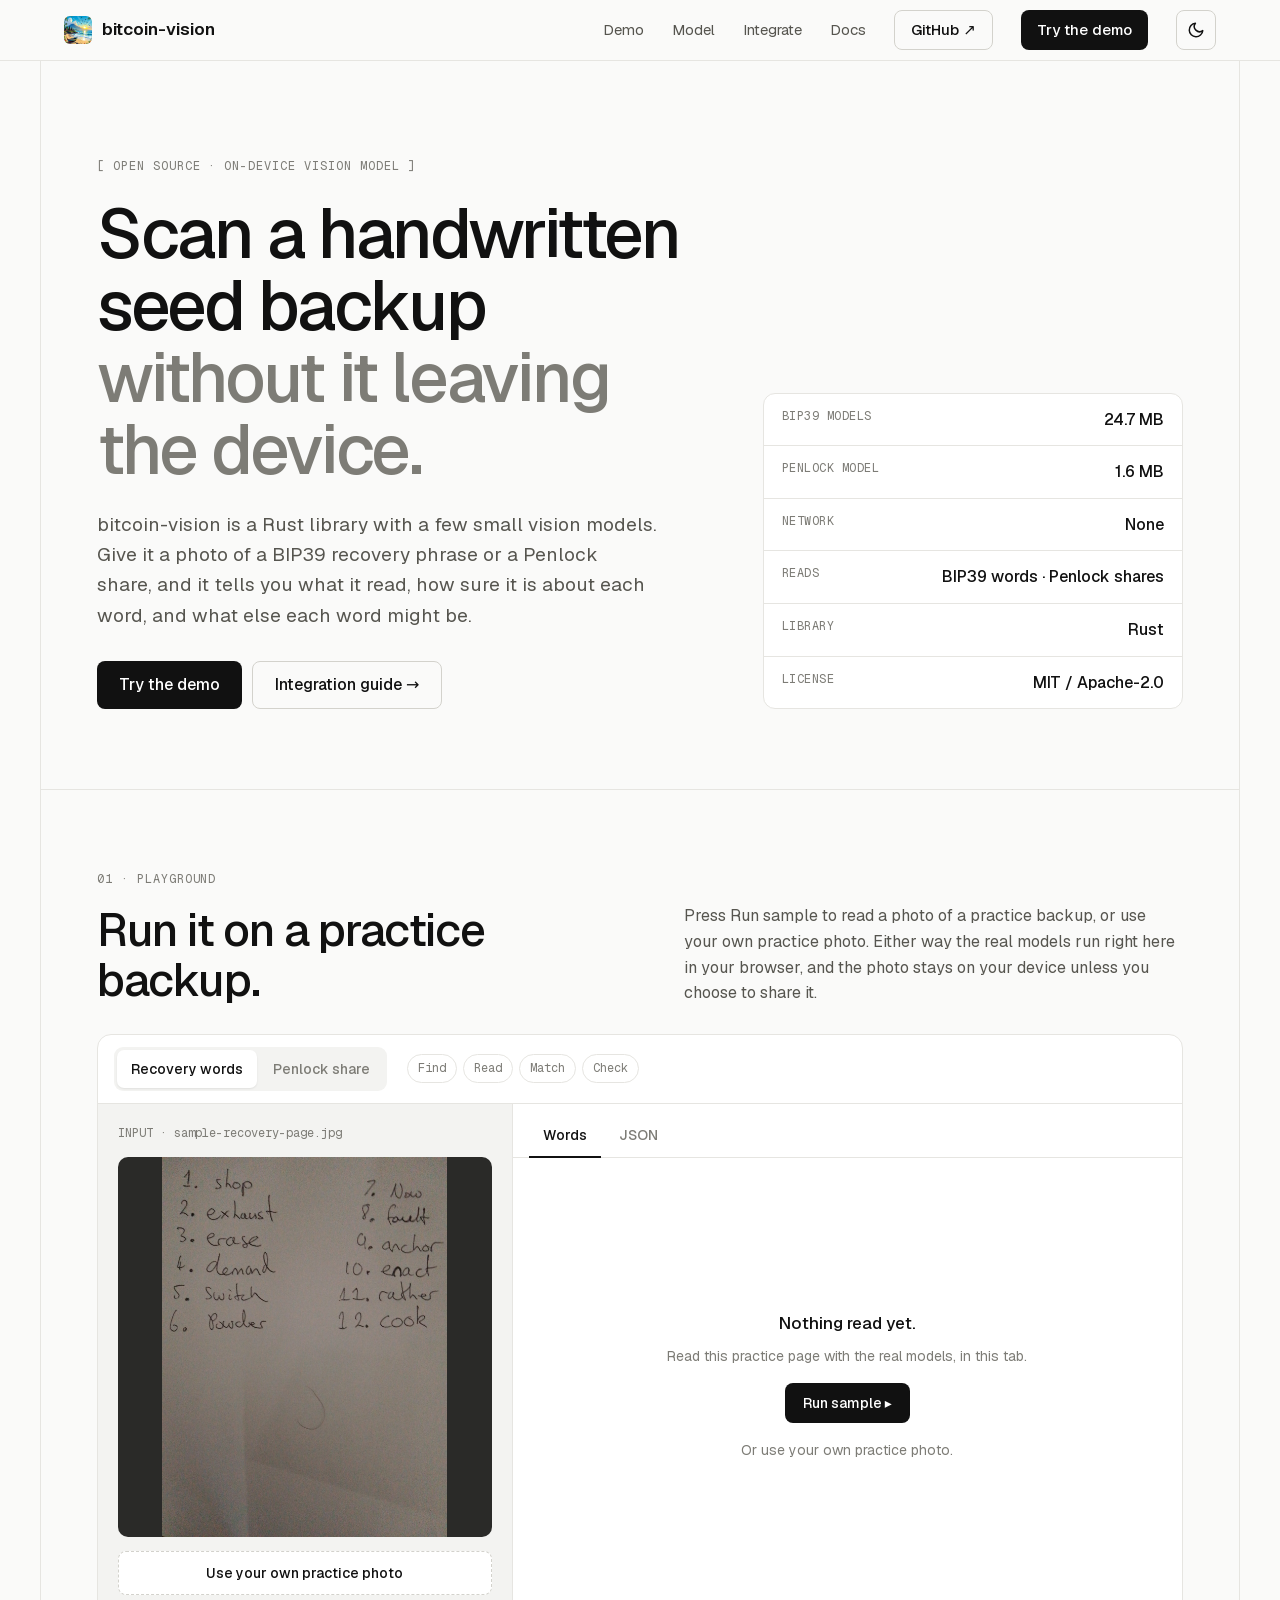
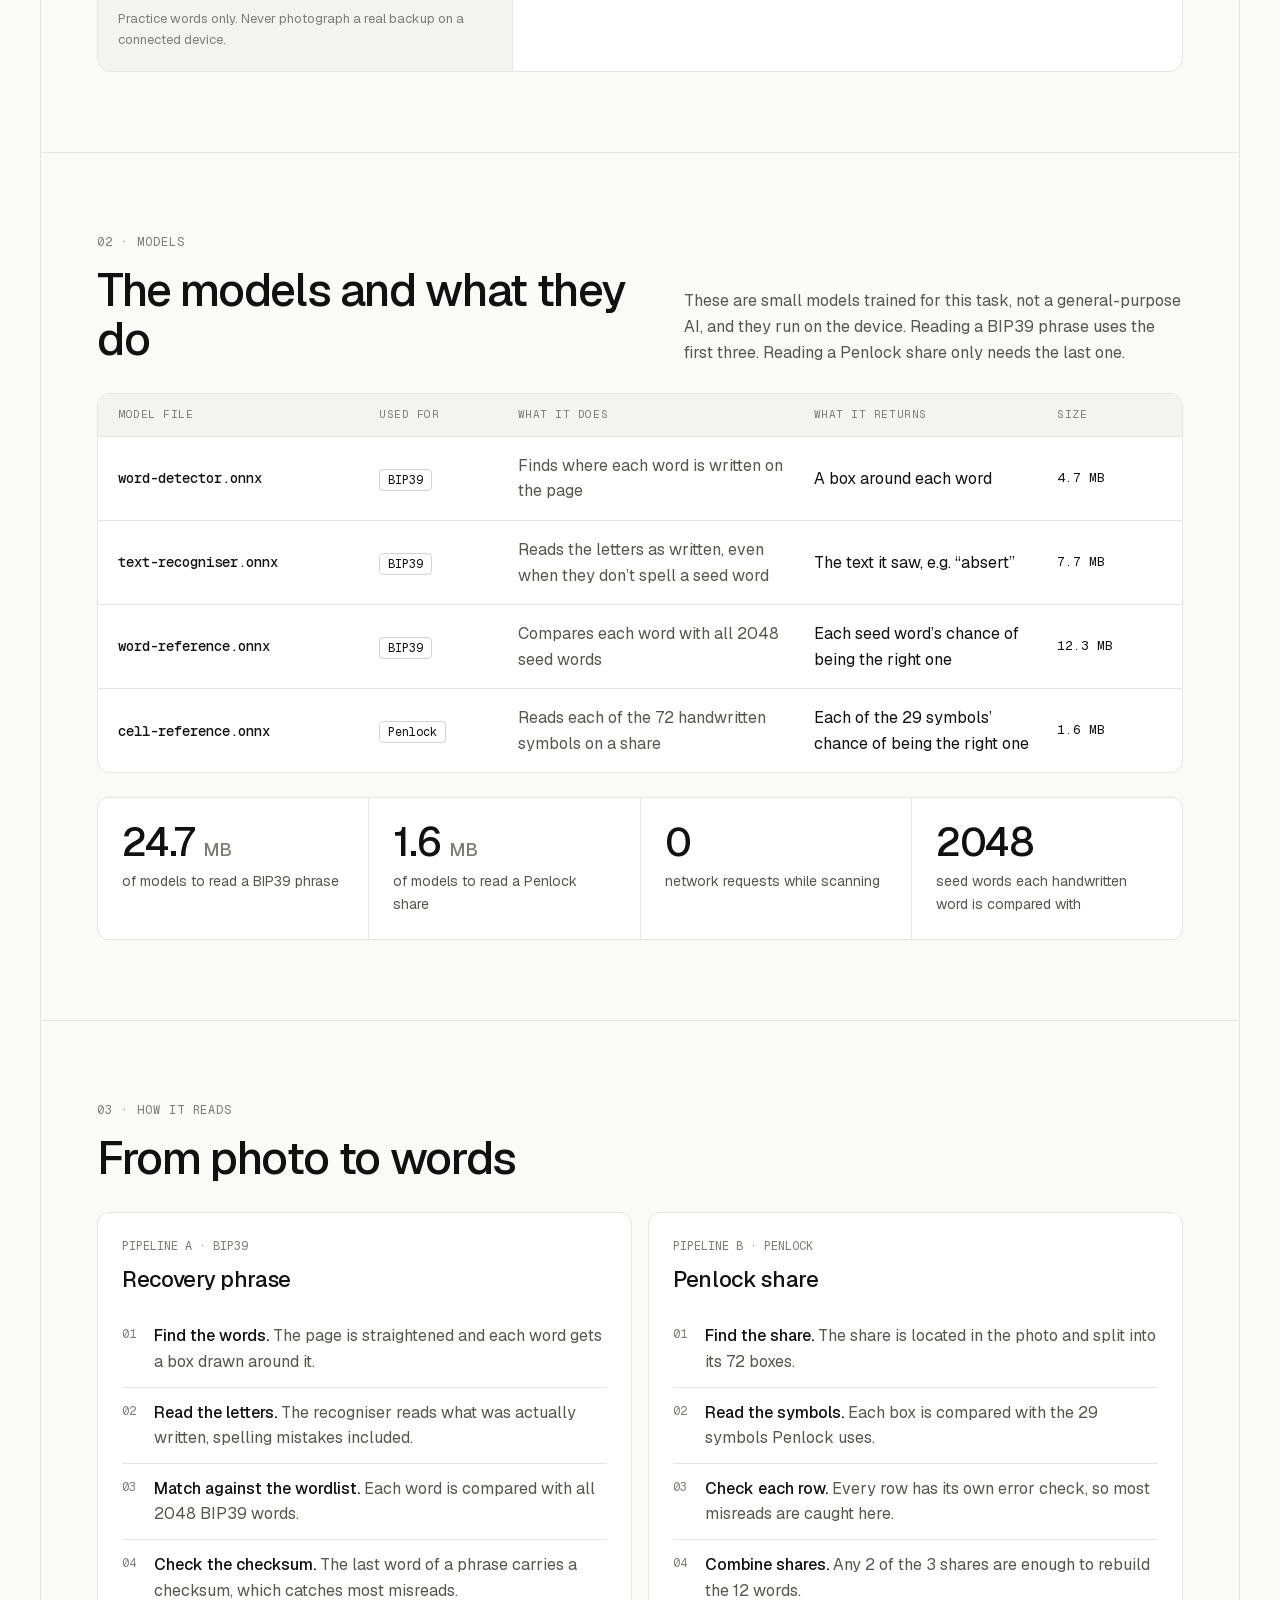
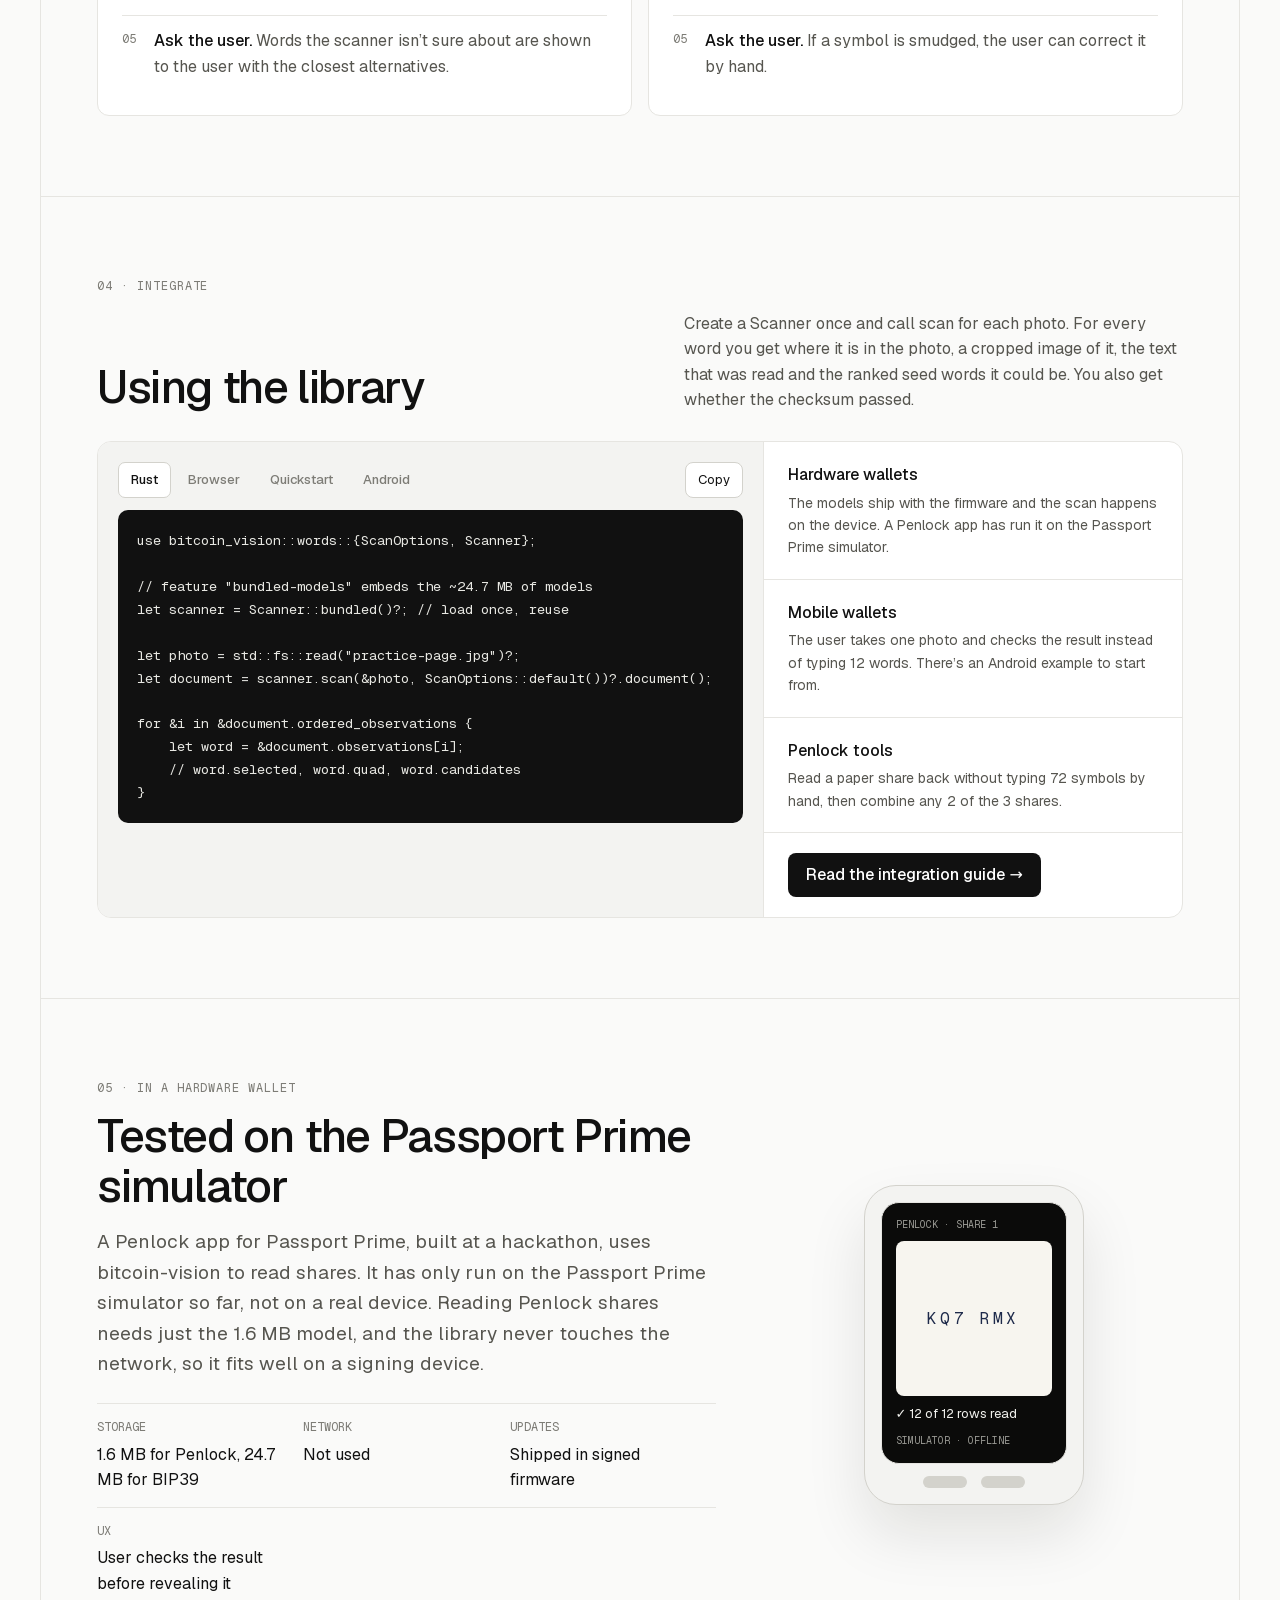
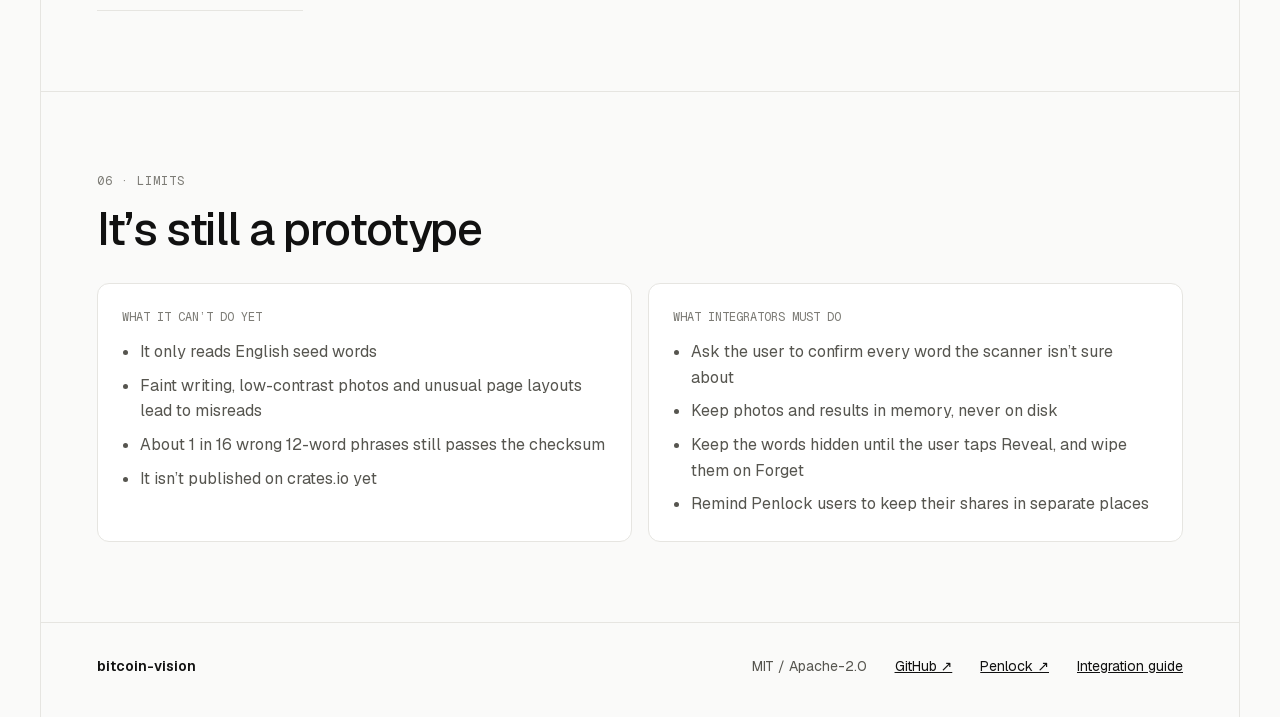
<file: index.html>
<!DOCTYPE html><html lang="en" class="c-rD7q_variable x0Kcuq_variable _8qgo4a_variable"><head><meta charSet="utf-8"/><meta name="viewport" content="width=device-width, initial-scale=1"/><link rel="preload" href="/_next/static/media/07a39a8a4660cc7c-s.p.0r6juujl39pe6.woff2" as="font" crossorigin="" type="font/woff2"/><link rel="preload" href="/_next/static/media/605ce01b664af129-s.p.0wgildi0cnwt9.woff2" as="font" crossorigin="" type="font/woff2"/><link rel="preload" href="/_next/static/media/8365a24fee21d08d-s.p.2dim39isyjvqg.woff2" as="font" crossorigin="" type="font/woff2"/><link rel="preload" as="image" href="/logo.jpg"/><link rel="preload" as="image" href="/samples/recovery-words.jpg"/><link rel="stylesheet" href="/_next/static/chunks/2qwrmnhsk4rvg.css" data-precedence="next"/><link rel="preload" as="script" fetchPriority="low" href="/_next/static/chunks/310vm2bl3xxpt.js"/><script src="/_next/static/chunks/1wnov70f88xjy.js" async=""></script><script src="/_next/static/chunks/23e6jep2anmtk.js" async=""></script><script src="/_next/static/chunks/0c98xzjfks9hq.js" async=""></script><script src="/_next/static/chunks/turbopack-2u1d16houkiyo.js" async=""></script><script src="/_next/static/chunks/3qfy96eoyh-ek.js" async=""></script><script src="/_next/static/chunks/1o7h61-2mvu-b.js" async=""></script><meta name="theme-color" content="#FAFAF9"/><title>bitcoin-vision · Reads handwritten seed backups on-device</title><meta name="description" content="Open-source vision models and a Rust library that turn a photo of a BIP39 recovery phrase or a Penlock share into words you can check. Nothing leaves the device."/><link rel="icon" href="/icon.jpg?icon.2v-l2g_iz5g7d.jpg" sizes="200x200" type="image/jpeg"/><link rel="apple-touch-icon" href="/apple-icon.jpg?apple-icon.2v-l2g_iz5g7d.jpg" sizes="200x200" type="image/jpeg"/><meta name="next-size-adjust" content=""/><script>try{var t=localStorage.getItem('bv-theme');if(t==='light'||t==='dark')document.documentElement.dataset.theme=t}catch(e){}</script><script src="/_next/static/chunks/0cz1d0mv5g_q7.js" noModule=""></script></head><body><div hidden=""><!--$--><!--/$--></div><header class="site-header"><nav class="nav" aria-label="Main"><a class="brand" href="/"><img src="/logo.jpg" alt="" width="28" height="28" class="brand-logo"/>bitcoin-vision</a><a class="nav-link nav-links" href="/#demo">Demo</a><a class="nav-link nav-links" href="/#model">Model</a><a class="nav-link nav-links" href="/#integrate">Integrate</a><a class="nav-link nav-links" href="/docs/">Docs</a><a href="https://github.com/penlock-io/bitcoin-vision" class="btn-sm btn-sm--line nav-links">GitHub ↗</a><a class="btn-sm btn-sm--ink" href="/#demo"><span class="try-long">Try the demo</span><span class="try-short">Try it</span></a><button type="button" class="icon-btn" aria-label="Switch theme"><svg aria-hidden="true" width="18" height="18" viewBox="0 0 24 24" fill="none" stroke="currentColor" stroke-width="2" stroke-linejoin="round"><path d="M21 12.8A9 9 0 1 1 11.2 3a7 7 0 0 0 9.8 9.8z"></path></svg></button><button type="button" class="icon-btn menu-btn" aria-expanded="false" aria-controls="mobile-menu" aria-label="Menu"><svg aria-hidden="true" width="18" height="18" viewBox="0 0 24 24" fill="none" stroke="currentColor" stroke-width="2"><path d="M4 7h16M4 12h16M4 17h16"></path></svg></button></nav><div id="mobile-menu" class="mobile-menu"><a href="/#demo">Demo</a><a href="/#model">Model</a><a href="/#integrate">Integrate</a><a href="/docs/">Docs</a><a href="https://github.com/penlock-io/bitcoin-vision">GitHub ↗</a></div></header><div class="frame"><main><section id="top" class="hero"><div class="hero-copy"><p class="kicker">[ Open source · On-device vision model ]</p><h1 class="h1">Scan a handwritten seed backup<br/><span style="color:var(--dim)">without it leaving the device.</span></h1><p class="lead">bitcoin-vision is a Rust library with a few small vision models. Give it a photo of a BIP39 recovery phrase or a Penlock share, and it tells you what it read, how sure it is about each word, and what else each word might be.</p><div class="hero-ctas"><a href="#demo" class="btn btn--ink">Try the demo</a><a class="btn btn--line" href="/docs/">Integration guide →</a></div></div><dl class="specs card"><div><dt>BIP39 models</dt><dd>24.7 MB</dd></div><div><dt>Penlock model</dt><dd>1.6 MB</dd></div><div><dt>Network</dt><dd>None</dd></div><div><dt>Reads</dt><dd>BIP39 words · Penlock shares</dd></div><div><dt>Library</dt><dd>Rust</dd></div><div><dt>License</dt><dd>MIT / Apache-2.0</dd></div></dl></section><section id="demo" class="sec" aria-labelledby="demo-h"><p class="kicker">01 · Playground</p><div class="sec-head"><h2 id="demo-h" class="h2">Run it on a practice backup.</h2><p>Press Run sample to read a photo of a practice backup, or use your own practice photo. Either way the real models run right here in your browser, and the photo stays on your device unless you choose to share it.</p></div><div class="pg"><div class="pg-bar"><div role="group" aria-label="Backup type" class="seg"><button type="button" aria-pressed="true"><span class="seg-long">Recovery words</span><span class="seg-short">Words</span></button><button type="button" aria-pressed="false"><span class="seg-long">Penlock share</span><span class="seg-short">Penlock</span></button></div><ol aria-label="Pipeline stages" class="pills"><li class="pill">Find</li><li class="pill">Read</li><li class="pill">Match</li><li class="pill">Check</li></ol></div><div class="pg-body"><div class="pg-input"><p class="pg-input-name">INPUT · <!-- -->sample-recovery-page.jpg</p><div class="viewer"><img class="viewer-photo" src="/samples/recovery-words.jpg" alt="The sample practice photo"/></div><label class="upload"><input type="file" accept="image/*" aria-label="Use your own practice photo"/>Use your own practice photo</label><p class="fine">Practice words only. Never photograph a real backup on a connected device.</p></div><div class="pg-out"><div role="tablist" aria-label="Output view" class="tabs"><button type="button" role="tab" class="tab" aria-selected="true">Words</button><button type="button" role="tab" class="tab" aria-selected="false">JSON</button></div><div class="out" aria-live="polite"><div class="out-empty"><strong>Nothing read yet.</strong><p>Read this practice <!-- -->page<!-- --> with the real models, in this tab.</p><button type="button" class="run out-empty-run">Run sample ▸</button><p>Or use your own practice photo.</p></div></div></div></div></div></section><section id="model" class="sec" aria-labelledby="model-h"><p class="kicker">02 · Models</p><div class="sec-head"><h2 id="model-h" class="h2">The models and what they do</h2><p>These are small models trained for this task, not a general-purpose AI, and they run on the device. Reading a BIP39 phrase uses the first three. Reading a Penlock share only needs the last one.</p></div><div role="table" aria-label="Models" class="card mtable"><div role="row" class="mrow is-head"><span role="columnheader">Model file</span><span role="columnheader">Used for</span><span role="columnheader">What it does</span><span role="columnheader">What it returns</span><span role="columnheader">Size</span></div><div role="row" class="mrow"><span role="cell" class="m-file">word-detector.onnx</span><span role="cell"><span class="m-pipe">BIP39</span></span><span role="cell" class="m-job">Finds where each word is written on the page</span><span role="cell">A box around each word</span><span role="cell" class="m-size">4.7 MB</span></div><div role="row" class="mrow"><span role="cell" class="m-file">text-recogniser.onnx</span><span role="cell"><span class="m-pipe">BIP39</span></span><span role="cell" class="m-job">Reads the letters as written, even when they don’t spell a seed word</span><span role="cell">The text it saw, e.g. “absert”</span><span role="cell" class="m-size">7.7 MB</span></div><div role="row" class="mrow"><span role="cell" class="m-file">word-reference.onnx</span><span role="cell"><span class="m-pipe">BIP39</span></span><span role="cell" class="m-job">Compares each word with all 2048 seed words</span><span role="cell">Each seed word’s chance of being the right one</span><span role="cell" class="m-size">12.3 MB</span></div><div role="row" class="mrow"><span role="cell" class="m-file">cell-reference.onnx</span><span role="cell"><span class="m-pipe">Penlock</span></span><span role="cell" class="m-job">Reads each of the 72 handwritten symbols on a share</span><span role="cell">Each of the 29 symbols’ chance of being the right one</span><span role="cell" class="m-size">1.6 MB</span></div></div><div class="stats"><div class="stat"><b>24.7 <small>MB</small></b><p>of models to read a BIP39 phrase</p></div><div class="stat"><b>1.6 <small>MB</small></b><p>of models to read a Penlock share</p></div><div class="stat"><b>0</b><p>network requests while scanning</p></div><div class="stat"><b>2048</b><p>seed words each handwritten word is compared with</p></div></div></section><section class="sec" aria-labelledby="how-h"><p class="kicker">03 · How it reads</p><h2 id="how-h" class="h2" style="margin-bottom:28px">From photo to words</h2><div class="two"><article class="card pipe"><p class="pipe-tag">PIPELINE A · BIP39</p><h3>Recovery phrase</h3><ol class="steps"><li><span class="n">0<!-- -->1</span><span><b>Find the words.</b> <span class="muted">The page is straightened and each word gets a box drawn around it.</span></span></li><li><span class="n">0<!-- -->2</span><span><b>Read the letters.</b> <span class="muted">The recogniser reads what was actually written, spelling mistakes included.</span></span></li><li><span class="n">0<!-- -->3</span><span><b>Match against the wordlist.</b> <span class="muted">Each word is compared with all 2048 BIP39 words.</span></span></li><li><span class="n">0<!-- -->4</span><span><b>Check the checksum.</b> <span class="muted">The last word of a phrase carries a checksum, which catches most misreads.</span></span></li><li><span class="n">0<!-- -->5</span><span><b>Ask the user.</b> <span class="muted">Words the scanner isn’t sure about are shown to the user with the closest alternatives.</span></span></li></ol></article><article class="card pipe"><p class="pipe-tag">PIPELINE B · PENLOCK</p><h3>Penlock share</h3><ol class="steps"><li><span class="n">0<!-- -->1</span><span><b>Find the share.</b> <span class="muted">The share is located in the photo and split into its 72 boxes.</span></span></li><li><span class="n">0<!-- -->2</span><span><b>Read the symbols.</b> <span class="muted">Each box is compared with the 29 symbols Penlock uses.</span></span></li><li><span class="n">0<!-- -->3</span><span><b>Check each row.</b> <span class="muted">Every row has its own error check, so most misreads are caught here.</span></span></li><li><span class="n">0<!-- -->4</span><span><b>Combine shares.</b> <span class="muted">Any 2 of the 3 shares are enough to rebuild the 12 words.</span></span></li><li><span class="n">0<!-- -->5</span><span><b>Ask the user.</b> <span class="muted">If a symbol is smudged, the user can correct it by hand.</span></span></li></ol></article></div></section><section id="integrate" class="sec" aria-labelledby="int-h"><p class="kicker">04 · Integrate</p><div class="sec-head"><h2 id="int-h" class="h2">Using the library</h2><p>Create a Scanner once and call scan for each photo. For every word you get where it is in the photo, a cropped image of it, the text that was read and the ranked seed words it could be. You also get whether the checksum passed.</p></div><div class="int"><div class="int-code"><div class="int-tools"><div role="tablist" aria-label="Code example" class="code-tabs"><button type="button" role="tab" class="code-tab" aria-selected="true" aria-controls="code-panel">Rust</button><button type="button" role="tab" class="code-tab" aria-selected="false" aria-controls="code-panel">Browser</button><button type="button" role="tab" class="code-tab" aria-selected="false" aria-controls="code-panel">Quickstart</button><button type="button" role="tab" class="code-tab" aria-selected="false" aria-controls="code-panel">Android</button></div><button type="button" class="copy">Copy</button></div><pre id="code-panel" role="tabpanel" class="code">use bitcoin_vision::words::{ScanOptions, Scanner};

// feature &quot;bundled-models&quot; embeds the ~24.7 MB of models
let scanner = Scanner::bundled()?; // load once, reuse

let photo = std::fs::read(&quot;practice-page.jpg&quot;)?;
let document = scanner.scan(&amp;photo, ScanOptions::default())?.document();

for &amp;i in &amp;document.ordered_observations {
    let word = &amp;document.observations[i];
    // word.selected, word.quad, word.candidates
}</pre></div><ul class="targets"><li><p style="font-weight:500">Hardware wallets</p><p>The models ship with the firmware and the scan happens on the device. A Penlock app has run it on the Passport Prime simulator.</p></li><li><p style="font-weight:500">Mobile wallets</p><p>The user takes one photo and checks the result instead of typing 12 words. There’s an Android example to start from.</p></li><li><p style="font-weight:500">Penlock tools</p><p>Read a paper share back without typing 72 symbols by hand, then combine any 2 of the 3 shares.</p></li><li class="is-cta"><a class="btn btn--ink" href="/docs/">Read the integration guide →</a></li></ul></div></section><section id="hardware" class="sec hw" aria-labelledby="hw-h"><div class="hw-copy"><p class="kicker">05 · In a hardware wallet</p><h2 id="hw-h" class="h2">Tested on the Passport Prime simulator</h2><p class="lead">A Penlock app for Passport Prime, built at a hackathon, uses bitcoin-vision to read shares. It has only run on the Passport Prime simulator so far, not on a real device. Reading Penlock shares needs just the 1.6 MB model, and the library never touches the network, so it fits well on a signing device.</p><div class="facts"><div><p>STORAGE</p><p>1.6 MB for Penlock, 24.7 MB for BIP39</p></div><div><p>NETWORK</p><p>Not used</p></div><div><p>UPDATES</p><p>Shipped in signed firmware</p></div><div><p>UX</p><p>User checks the result before revealing it</p></div></div></div><div class="hw-art" aria-hidden="true"><div class="device"><div class="device-screen"><p class="mono">PENLOCK · SHARE 1</p><div class="device-read">KQ7 RMX</div><p>✓ 12 of 12 rows read</p><p class="mono">SIMULATOR · OFFLINE</p></div><div class="device-keys"><span></span><span></span></div></div></div></section><section class="sec" aria-labelledby="lim-h"><p class="kicker">06 · Limits</p><h2 id="lim-h" class="h2" style="margin-bottom:28px">It’s still a prototype</h2><div class="two"><div class="card limit"><p class="kicker" style="letter-spacing:0;margin-bottom:12px">WHAT IT CAN’T DO YET</p><ul><li>It only reads English seed words</li><li>Faint writing, low-contrast photos and unusual page layouts lead to misreads</li><li>About 1 in 16 wrong 12-word phrases still passes the checksum</li><li>It isn’t published on crates.io yet</li></ul></div><div class="card limit"><p class="kicker" style="letter-spacing:0;margin-bottom:12px">WHAT INTEGRATORS MUST DO</p><ul><li>Ask the user to confirm every word the scanner isn’t sure about</li><li>Keep photos and results in memory, never on disk</li><li>Keep the words hidden until the user taps Reveal, and wipe them on Forget</li><li>Remind Penlock users to keep their shares in separate places</li></ul></div></div></section></main><footer class="footer"><b>bitcoin-vision</b><span>MIT / Apache-2.0</span><a href="https://github.com/penlock-io/bitcoin-vision">GitHub ↗</a><a href="https://github.com/penlock-io">Penlock ↗</a><a href="/docs/">Integration guide</a></footer></div><!--$--><!--/$--><script id="_R_">(globalThis["TURBOPACK"] || (globalThis["TURBOPACK"] = [])).push({"otherChunks":["static/chunks/310vm2bl3xxpt.js","static/chunks/1wnov70f88xjy.js","static/chunks/23e6jep2anmtk.js","static/chunks/0c98xzjfks9hq.js"],"runtimeModuleIds":[94553]});</script><script src="/_next/static/chunks/310vm2bl3xxpt.js" async=""></script><script>(self.__next_f=self.__next_f||[]).push([0])</script><script>self.__next_f.push([1,"1:\"$Sreact.fragment\"\n2:\"/_next/static/chunks/3qfy96eoyh-ek.js\"\n3:I[39756,[\"$2\"],\"default\"]\n4:I[37457,[\"$2\"],\"default\"]\n6:\"/_next/static/chunks/1o7h61-2mvu-b.js\"\n7:I[9616,[\"$2\",\"$6\"],\"default\"]\n8:I[22016,[\"$2\",\"$6\"],\"\"]\n9:I[62403,[\"$2\",\"$6\"],\"default\"]\n1a:\"ViewportBoundary\"\n1b:I[97367,[\"$2\"],\"$1a\"]\n1d:\"MetadataBoundary\"\n1e:I[97367,[\"$2\"],\"$1d\"]\n1f:\"$Sreact.suspense\"\n21:I[68027,[\"$2\"],\"default\",1]\n:HL[\"/_next/static/chunks/2qwrmnhsk4rvg.css\",\"style\"]\n:HL[\"/_next/static/media/07a39a8a4660cc7c-s.p.0r6juujl39pe6.woff2\",\"font\",{\"crossOrigin\":\"\",\"type\":\"font/woff2\"}]\n:HL[\"/_next/static/media/605ce01b664af129-s.p.0wgildi0cnwt9.woff2\",\"font\",{\"crossOrigin\":\"\",\"type\":\"font/woff2\"}]\n:HL[\"/_next/static/media/8365a24fee21d08d-s.p.2dim39isyjvqg.woff2\",\"font\",{\"crossOrigin\":\"\",\"type\":\"font/woff2\"}]\n5:[[\"children\",{\"s\":\"__PAGE__\",\"h\":512,\"d\":{\"r\":[\"$\",\"$1\",\"c\",{\"children\":[[[\"$\",\"$L7\",null,{}],[\"$\",\"div\",null,{\"className\":\"frame\",\"children\":[[\"$\",\"main\",null,{\"children\":[[\"$\",\"section\",null,{\"id\":\"top\",\"className\":\"hero\",\"children\":[[\"$\",\"div\",null,{\"className\":\"hero-copy\",\"children\":[[\"$\",\"p\",null,{\"className\":\"kicker\",\"children\":\"[ Open source · On-device vision model ]\"}],[\"$\",\"h1\",null,{\"className\":\"h1\",\"children\":[\"Scan a handwritten seed backup\",[\"$\",\"br\",null,{}],[\"$\",\"span\",null,{\"style\":{\"color\":\"var(--dim)\"},\"children\":\"without it leaving the device.\"}]]}],[\"$\",\"p\",null,{\"className\":\"lead\",\"children\":\"bitcoin-vision is a Rust library with a few small vision models. Give it a photo of a BIP39 recovery phrase or a Penlock share, and it tells you what it read, how sure it is about each word, and what else each word might be.\"}],[\"$\",\"div\",null,{\"className\":\"hero-ctas\",\"children\":[[\"$\",\"a\",null,{\"href\":\"#demo\",\"className\":\"btn btn--ink\",\"children\":\"Try the demo\"}],[\"$\",\"$L8\",null,{\"href\":\"/docs/\",\"className\":\"btn btn--line\",\"children\":\"Integration guide →\"}]]}]]}],[\"$\",\"dl\",null,{\"className\":\"specs card\",\"children\":[[\"$\",\"div\",\"BIP39 models\",{\"children\":[[\"$\",\"dt\",null,{\"children\":\"BIP39 models\"}],[\"$\",\"dd\",null,{\"children\":\"24.7 MB\"}]]}],[\"$\",\"div\",\"Penlock model\",{\"children\":[[\"$\",\"dt\",null,{\"children\":\"Penlock model\"}],[\"$\",\"dd\",null,{\"children\":\"1.6 MB\"}]]}],[\"$\",\"div\",\"Network\",{\"children\":[[\"$\",\"dt\",null,{\"children\":\"Network\"}],[\"$\",\"dd\",null,{\"children\":\"None\"}]]}],[\"$\",\"div\",\"Reads\",{\"children\":[[\"$\",\"dt\",null,{\"children\":\"Reads\"}],[\"$\",\"dd\",null,{\"children\":\"BIP39 words · Penlock shares\"}]]}],[\"$\",\"div\",\"Library\",{\"children\":[[\"$\",\"dt\",null,{\"children\":\"Library\"}],[\"$\",\"dd\",null,{\"children\":\"Rust\"}]]}],[\"$\",\"div\",\"License\",{\"children\":[[\"$\",\"dt\",null,{\"children\":\"License\"}],[\"$\",\"dd\",null,{\"children\":\"MIT / Apache-2.0\"}]]}]]}]]}],[\"$\",\"$L9\",null,{}],[\"$\",\"section\",null,{\"id\":\"model\",\"className\":\"sec\",\"aria-labelledby\":\"model-h\",\"children\":[[\"$\",\"p\",null,{\"className\":\"kicker\",\"children\":\"02 · Models\"}],[\"$\",\"div\",null,{\"className\":\"sec-head\",\"children\":[[\"$\",\"h2\",null,{\"id\":\"model-h\",\"className\":\"h2\",\"children\":\"The models and what they do\"}],[\"$\",\"p\",null,{\"children\":\"These are small models trained for this task, not a general-purpose AI, and they run on the device. Reading a BIP39 phrase uses the first three. Reading a Penlock share only needs the last one.\"}]]}],[\"$\",\"div\",null,{\"role\":\"table\",\"aria-label\":\"Models\",\"className\":\"card mtable\",\"children\":[[\"$\",\"div\",null,{\"role\":\"row\",\"className\":\"mrow is-head\",\"children\":[[\"$\",\"span\",null,{\"role\":\"columnheader\",\"children\":\"Model file\"}],\"$La\",\"$Lb\",\"$Lc\",\"$Ld\"]}],[\"$Le\",\"$Lf\",\"$L10\",\"$L11\"]]}],\"$L12\"]}],\"$L13\",\"$L14\",\"$L15\",\"$L16\"]}],\"$L17\"]}]],[\"$L18\"],\"$L19\"]}],\"p\":false,\"v\":null}}]]\n0:{\"P\":null,\"c\":[\"\",\"\"],\"q\":\"\",\"i\":false,\"t\":{\"t\":{\"s\":\"\",\"h\":528,\"d\":{\"r\":[\"$\",\"$1\",\"c\",{\"children\":[[[\"$\",\"link\",\"0\",{\"rel\":\"stylesheet\",\"href\":\"/_next/static/chunks/2qwrmnhsk4rvg.css\",\"precedence\":\"next\",\"crossOrigin\":\"$undefined\",\"nonce\":\"$undefined\"}],[\"$\",\"script\",\"script-0\",{\"src\":\"/_next/static/chunks/3qfy96eoyh-ek.js\",\"async\":true,\"nonce\":\"$undefined\"}]],[\"$\",\"html\",null,{\"lang\":\"en\",\"className\":\"c-rD7q_variable x0Kcuq_variable _8qgo4a_variable\",\"suppressHydrationWarning\":true,\"children\":[[\"$\",\"head\",null,{\"children\":[\"$\",\"script\",null,{\"dangerouslySetInnerHTML\":{\"__html\":\"try{var t=localStorage.getItem('bv-theme');if(t==='light'||t==='dark')document.documentElement.dataset.theme=t}catch(e){}\"}}]}],[\"$\",\"body\",null,{\"children\":[\"$\",\"$L3\",null,{\"parallelRouterKey\":\"children\",\"error\":\"$undefined\",\"errorStyles\":\"$undefined\",\"errorScripts\":\"$undefined\",\"template\":[\"$\",\"$L4\",null,{}],\"templateStyles\":\"$undefined\",\"templateScripts\":\"$undefined\",\"notFound\":[[[\"$\",\"title\",null,{\"children\":\"404: This page could not be found.\"}],[\"$\",\"div\",null,{\"style\":{\"fontFamily\":\"system-ui,\\\"Segoe UI\\\",Roboto,Helvetica,Arial,sans-serif,\\\"Apple Color Emoji\\\",\\\"Segoe UI Emoji\\\"\",\"height\":\"100vh\",\"textAlign\":\"center\",\"display\":\"flex\",\"flexDirection\":\"column\",\"alignItems\":\"center\",\"justifyContent\":\"center\"},\"children\":[\"$\",\"div\",null,{\"children\":[[\"$\",\"style\",null,{\"dangerouslySetInnerHTML\":{\"__html\":\"body{color:#000;background:#fff;margin:0}.next-error-h1{border-right:1px solid rgba(0,0,0,.3)}@media (prefers-color-scheme:dark){body{color:#fff;background:#000}.next-error-h1{border-right:1px solid rgba(255,255,255,.3)}}\"}}],[\"$\",\"h1\",null,{\"className\":\"next-error-h1\",\"style\":{\"display\":\"inline-block\",\"margin\":\"0 20px 0 0\",\"padding\":\"0 23px 0 0\",\"fontSize\":24,\"fontWeight\":500,\"verticalAlign\":\"top\",\"lineHeight\":\"49px\"},\"children\":404}],[\"$\",\"div\",null,{\"style\":{\"display\":\"inline-block\"},\"children\":[\"$\",\"h2\",null,{\"style\":{\"fontSize\":14,\"fontWeight\":400,\"lineHeight\":\"49px\",\"margin\":0},\"children\":\"This page could not be found.\"}]}]]}]}]],[]],\"forbidden\":\"$undefined\",\"unauthorized\":\"$undefined\"}]}]]}]]}],\"p\":false,\"v\":null},\"c\":\"$Q5\"},\"h\":{\"r\":[\"$\",\"$1\",\"h\",{\"children\":[null,[\"$\",\"$L1b\",null,{\"children\":\"$L1c\"}],[\"$\",\"$L1e\",null,{\"children\":[[\"$\",\"div\",null,{\"hidden\":true,\"children\":[\"$\",\"$1f\",null,{\"name\":\"Next.Metadata\",\"children\":\"$L20\"}]}],null]}],[\"$\",\"meta\",null,{\"name\":\"next-size-adjust\",\"content\":\"\"}]]}],\"p\":false,\"v\":null}},\"m\":\"$undefined\",\"G\":[\"$21\",[[\"$\",\"link\",\"0\",{\"rel\":\"stylesheet\",\"href\":\"/_next/static/chunks/2qwrmnhsk4rvg.css\",\"precedence\":\"next\",\"crossOrigin\":\"$undefined\",\"nonce\":\"$undefined\"}]]],\"S\":true,\"r\":\"$undefined\",\"s\":\"$undefined\",\"a\":\"$undefined\",\"l\":\"$undefined\",\"p\":\"$undefined\",\"d\":\"$undefined\",\"b\":\"6EEBDiBICq6frlCKc7JPG\"}\n22:I[88752,[\"$2\",\"$6\"],\"default\"]\n23:I[97367,[\"$2\"],\"OutletBoundary\"]\na:[\"$\",\"span\",null,{\"role\":\"columnheader\",\"children\":\"Used for\"}]\nb:[\"$\",\"span\",null,{\"role\":\"columnheader\",\"children\":\"What it does\"}]\nc:[\"$\",\"span\",null,{\"role\":\"columnheader\",\"children\":\"What it returns\"}]\nd:[\"$\",\"span\",null,{\"role\":\"columnheader\",\"children\":\"Size\"}]\ne:[\"$\",\"div\",\"word-detector.onnx\",{\"role\":\"row\",\"className\":\"mrow\",\"children\":[[\"$\",\"span\",null,{\"role\":\"cell\",\"className\":\"m-file\",\"children\":\"word-detector.onnx\"}],[\"$\",\"span\",null,{\"role\":\"cell\",\"children\":[\"$\",\"span\",null,{\"className\":\"m-pipe\",\"children\":\"BIP39\"}]}],[\"$\",\"span\",null,{\"role\":\"cell\",\"className\":\"m-job\",\"children\":\"Finds where each word is written on the page\"}],[\"$\",\"span\",null,{\"role\":\"cell\",\"children\":\"A box around each word\"}],[\"$\",\"span\",null,{\"role\":\"cell\",\"className\":\"m-size\",\"children\":\"4.7 MB\"}]]}]\nf:[\"$\",\"div\",\"text-recogniser.onnx\",{\"role\":\"row\",\"className\":\"mrow\",\"children\":[[\"$\",\"span\",null,{\"role\":\"cell\",\"className\":\"m-file\",\"children\":\"text-recogniser.onnx\"}],[\"$\",\"span\",null,{\"role\":\"cell\",\"children\":[\"$\",\"span\",null,{\"className\":\"m-pipe\",\"children\":\"BIP39\"}]}],[\"$\",\"span\",null,{\"role\":\"cell\",\"className\":\"m-job\",\"children\":\"Reads the letters as written, even when they don’t spell a seed word\"}],[\"$\",\"span\",null,{\"role\":\"cell\",\"children\":\"The text it saw, e.g. “absert”\"}],[\"$\",\"span\",null,{\"role\":\"cell\",\"className\":\"m-size\",\"children\":\"7.7 MB\"}]]}]\n10:[\"$\",\"div\",\"word-reference.onnx\",{\"role\":\"row\",\"className\":\"mrow\",\"children\":[[\"$\",\"span\",null,{\"role\":\"cell\",\"className\":\"m-file\",\"children\":\"word-reference.onnx\"}],[\"$\",\"span\",null,{\"role\":\"cell\",\"children\":[\"$\",\"span\",null,{\"className\":\"m-pipe\",\"children\":\"BIP39\"}]}],[\"$\",\"span\",null,{\"role\":\"cell\",\"className\":\"m-job\",\"children\":\"Compares each word with all 2048 seed words\"}],[\"$\",\"span\",null,{\"role\":\"cell\",\"children\":\"Each seed word’s chance of being the right one\"}],[\"$\",\"span\",null,{\"role\":\"cell\",\"className\":\"m-size\",\"children\":\"12.3 MB\"}]]}]\n11:[\"$\",\"div\",\"cell-reference.onnx\",{\"role\":\"row\",\"className\":\"mrow\",\"children\":[[\"$\",\"span\",null,{\"role\":\"cell\",\"className\":\"m-file\",\"children\":\"cell-reference.onnx\"}],[\"$\",\"span\",null,{\"role\":\"cell\",\"children\":[\"$\",\"span\",null,{\"className\":\"m-pipe\",\"children\":\"Penlock\"}]}],[\"$\",\"span\",null,{\"role\":\"cell\",\"className\":\"m-job\",\"children\":\"Reads each of the 72 handwritten symbols on a share\"}],[\"$\",\"span\",null,{\"role\":\"cell\",\"children\":\"Each of the 29 symbols’ chance of being the right one\"}],[\"$\",\"span\",null,{\"role\":\"cell\",\"className\":\"m-size\",\"children\":\"1.6 MB\"}]]}]\n12:[\"$\",\"div\",null,{\"className\":\"stats\",\"children\":[[\"$\",\"div\",null,{\"className\":\"stat\",\"children\":[[\"$\",\"b\",null,{\"children\":[\"24.7 \",[\"$\",\"small\",null,{\"children\":\"MB\"}]]}],[\"$\",\"p\",null,{\"children\":\"of models to read a BIP39 phrase\"}]]}],[\"$\",\"div\",null,{\"className\":\"stat\",\"children\":[[\"$\",\"b\",null,{\"children\":[\"1.6 \",[\"$\",\"small\",null,{\"children\":\"MB\"}]]}],[\"$\",\"p\",null,{\"children\":\"of models to read a Penlock share\"}]]}],[\"$\",\"div\",null,{\"className\":\"stat\",\"children\":[[\"$\",\"b\",null,{\"children\":\"0\"}],[\"$\",\"p\",null,{\"children\":\"network requests while scanning\"}]]}],[\"$\",\"div\",null,{\"className\":\"stat\",\"children\":[[\"$\",\"b\",null,{\"children\":\"2048\"}],[\"$\",\"p\",null,{\"children\":\"seed words each handwritten word is compared with\"}]]}]]}]\n13:[\"$\",\"section\",null,{\"className\":\"sec\",\"aria-labelledby\":\"how-h\",\"children\":[[\"$\",\"p\",null,{\"className\":\"kicker\",\"children\":\"03 · How it reads\"}],[\"$\",\"h2\",null,{\"id\":\"how-h\",\"className\":\"h2\",\"style\":{\"marginBottom\":28},\"children\":\"From photo to words\"}],[\"$\",\"div\",null,{\"className\":\"two\",\"children\":[[\"$\",\"article\",\"PIPELINE A · BIP39\",{\"className\":\"card pipe\",\"children\":[[\"$\",\"p\",null,{\"className\":\"pipe-tag\",\"children\":\"PIPELINE A · BIP39\"}],[\"$\",\"h3\",null,{\"children\":\"Recovery phrase\"}],[\"$\",\"ol\",null,{\"className\":\"steps\",\"children\":[[\"$\",\"li\",\"Find the words.\",{\"children\":[[\"$\",\"span\",null,{\"className\":\"n\",\"children\":[\"0\",1]}],[\"$\",\"span\",null,{\"children\":[[\"$\",\"b\",null,{\"children\":\"Find the words.\"}],\" \",[\"$\",\"span\",null,{\"className\":\"muted\",\"children\":\"The page is straightened and each word gets a box drawn around it.\"}]]}]]}],[\"$\",\"li\",\"Read the letters.\",{\"children\":[[\"$\",\"span\",null,{\"className\":\"n\",\"children\":[\"0\",2]}],[\"$\",\"span\",null,{\"children\":[[\"$\",\"b\",null,{\"children\":\"Read the letters.\"}],\" \",[\"$\",\"span\",null,{\"className\":\"muted\",\"children\":\"The recogniser reads what was actually written, spelling mistakes included.\"}]]}]]}],[\"$\",\"li\",\"Match against the wordlist.\",{\"children\":[[\"$\",\"span\",null,{\"className\":\"n\",\"children\":[\"0\",3]}],[\"$\",\"span\",null,{\"children\":[[\"$\",\"b\",null,{\"children\":\"Match against the wordlist.\"}],\" \",[\"$\",\"span\",null,{\"className\":\"muted\",\"children\":\"Each word is compared with all 2048 BIP39 words.\"}]]}]]}],[\"$\",\"li\",\"Check the checksum.\",{\"children\":[[\"$\",\"span\",null,{\"className\":\"n\",\"children\":[\"0\",4]}],[\"$\",\"span\",null,{\"children\":[[\"$\",\"b\",null,{\"children\":\"Check the checksum.\"}],\" \",[\"$\",\"span\",null,{\"className\":\"muted\",\"children\":\"The last word of a phrase carries a checksum, which catches most misreads.\"}]]}]]}],[\"$\",\"li\",\"Ask the user.\",{\"children\":[[\"$\",\"span\",null,{\"className\":\"n\",\"children\":[\"0\",5]}],[\"$\",\"span\",null,{\"children\":[[\"$\",\"b\",null,{\"children\":\"Ask the user.\"}],\" \",[\"$\",\"span\",null,{\"className\":\"muted\",\"children\":\"Words the scanner isn’t sure about are shown to the user with the closest alternatives.\"}]]}]]}]]}]]}],[\"$\",\"article\",\"PIPELINE B · PENLOCK\",{\"className\":\"card pipe\",\"children\":[[\"$\",\"p\",null,{\"className\":\"pipe-tag\",\"children\":\"PIPELINE B · PENLOCK\"}],[\"$\",\"h3\",null,{\"children\":\"Penlock share\"}],[\"$\",\"ol\",null,{\"className\":\"steps\",\"children\":[[\"$\",\"li\",\"Find the share.\",{\"children\":[[\"$\",\"span\",null,{\"className\":\"n\",\"children\":[\"0\",1]}],[\"$\",\"span\",null,{\"children\":[[\"$\",\"b\",null,{\"children\":\"Find the share.\"}],\" \",[\"$\",\"span\",null,{\"className\":\"muted\",\"children\":\"The share is located in the photo and split into its 72 boxes.\"}]]}]]}],[\"$\",\"li\",\"Read the symbols.\",{\"children\":[[\"$\",\"span\",null,{\"className\":\"n\",\"children\":[\"0\",2]}],[\"$\",\"span\",null,{\"children\":[[\"$\",\"b\",null,{\"children\":\"Read the symbols.\"}],\" \",[\"$\",\"span\",null,{\"className\":\"muted\",\"children\":\"Each box is compared with the 29 symbols Penlock uses.\"}]]}]]}],[\"$\",\"li\",\"Check each row.\",{\"children\":[[\"$\",\"span\",null,{\"className\":\"n\",\"children\":[\"0\",3]}],[\"$\",\"span\",null,{\"children\":[[\"$\",\"b\",null,{\"children\":\"Check each row.\"}],\" \",[\"$\",\"span\",null,{\"className\":\"muted\",\"children\":\"Every row has its own error check, so most misreads are caught here.\"}]]}]]}],[\"$\",\"li\",\"Combine shares.\",{\"children\":[[\"$\",\"span\",null,{\"className\":\"n\",\"children\":[\"0\",4]}],[\"$\",\"span\",null,{\"children\":[[\"$\",\"b\",null,{\"children\":\"Combine shares.\"}],\" \",[\"$\",\"span\",null,{\"className\":\"muted\",\"children\":\"Any 2 of the 3 shares are enough to rebuild the 12 words.\"}]]}]]}],[\"$\",\"li\",\"Ask the user.\",{\"children\":[[\"$\",\"span\",null,{\"className\":\"n\",\"children\":[\"0\",5]}],[\"$\",\"span\",null,{\"children\":[[\"$\",\"b\",null,{\"children\":\"Ask the user.\"}],\" \",[\"$\",\"span\",null,{\"className\":\"muted\",\"children\":\"If a symbol is smudged, the user can correct it by hand.\"}]]}]]}]]}]]}]]}]]}]\n14:[\"$\",\"$L22\",null,{}]\n15:[\"$\",\"section\",null,{\"id\":\"hardware\",\"className\":\"sec hw\",\"aria-labelledby\":\"hw-h\",\"children\":[[\"$\",\"div\",null,{\"className\":\"hw-copy\",\"children\":[[\"$\",\"p\",null,{\"className\":\"kicker\",\"children\":\"05 · In a hardware wallet\"}],[\"$\",\"h2\",null,{\"id\":\"hw-h\",\"className\":\"h2\",\"children\":\"Tested on the Passport Prime simulator\"}],[\"$\",\"p\",null,{\"className\":\"lead\",\"children\":\"A Penlock app for Passport Prime, built at a hackathon, uses bitcoin-vision to read shares. It has only run on the Passport Prime simulator so far, not on a real device. Reading Penlock shares needs just the 1.6 MB model, and the library never touches the network, so it fits well on a signing device.\"}],[\"$\",\"div\",null,{\"className\":\"facts\",\"children\":[[\"$\",\"div\",null,{\"children\":[[\"$\",\"p\",null,{\"children\":\"STORAGE\"}],[\"$\",\"p\",null,{\"children\":\"1.6 MB for Penlock, 24.7 MB for BIP39\"}]]}],[\"$\",\"div\",null,{\"children\":[[\"$\",\"p\",null,{\"children\":\"NETWORK\"}],[\"$\",\"p\",null,{\"children\":\"Not used\"}]]}],[\"$\",\"div\",null,{\"children\":[[\"$\",\"p\",null,{\"children\":\"UPDATES\"}],[\"$\",\"p\",null,{\"children\":\"Shipped in signed firmware\"}]]}],[\"$\",\"div\",null,{\"children\":[[\"$\",\"p\",null,{\"children\":\"UX\"}],[\"$\",\"p\",null,{\"children\":\"User checks the result before revealing it\"}]]}]]}]]}],[\"$\",\"div\",null,{\"className\":\"hw-art\",\"aria-hidden\":\"true\",\"children\":[\"$\",\"div\",null,{\"className\":\"device\",\"children\":[[\"$\",\"div\",null,{\"className\":\"device-screen\",\"children\":[[\"$\",\"p\",null,{\"className\":\"mono\",\"children\":\"PENLOCK · SHARE 1\"}],[\"$\",\"div\",null,{\"className\":\"device-read\",\"children\":\"KQ7 RMX\"}],[\"$\",\"p\",null,{\"children\":\"✓ 12 of 12 rows read\"}],[\"$\",\"p\",null,{\"className\":\"mono\",\"children\":\"SIMULATOR · OFFLINE\"}]]}],[\"$\",\"div\",null,{\"className\":\"device-keys\",\"children\":[[\"$\",\"span\",null,{}],[\"$\",\"span\",null,{}]]}]]}]}]]}]\n16:[\"$\",\"section\",null,{\"className\":\"sec\",\"aria-labelledby\":\"lim-h\",\"children\":[[\"$\",\"p\",null,{\"className\":\"kicker\",\"children\":\"06 · Limits\"}],[\"$\",\"h2\",null,{\"id\":\"lim-h\",\"className\":\"h2\",\"style\":{\"marginBottom\":28},\"children\":\"It’s still a prototype\"}],[\"$\",\"div\",null,{\"className\":\"two\",\"children\":[[\"$\",\"div\",null,{\"className\":\"card limit\",\"children\":[[\"$\",\"p\",null,{\"className\":\"kicker\",\"style\":{\"letterSpacing\":0,\"marginBottom\":12},\"children\":\"WHAT IT CAN’T DO YET\"}],[\"$\",\"ul\",null,{\"children\":[[\"$\",\"li\",null,{\"children\":\"It only reads English seed words\"}],[\"$\",\"li\",null,{\"children\":\"Faint writing, low-contrast photos and unusual page layouts lead to misreads\"}],[\"$\",\"li\",null,{\"children\":\"About 1 in 16 wrong 12-word phrases still passes the checksum\"}],[\"$\",\"li\",null,{\"children\":\"It isn’t published on crates.io yet\"}]]}]]}],[\"$\",\"div\",null,{\"className\":\"card limit\",\"children\":[[\"$\",\"p\",null,{\"className\":\"kicker\",\"style\":{\"letterSpacing\":0,\"marginBottom\":12},\"children\":\"WHAT INTEGRATORS MUST DO\"}],[\"$\",\"ul\",null,{\"children\":[[\"$\",\"li\",null,{\"children\":\"Ask the user to confirm every word the scanner isn’t sure about\"}],[\"$\",\"li\",null,{\"children\":\"Keep photos and results in memory, never on disk\"}],[\"$\",\"li\",null,{\"children\":\"Keep the words hidden until the user taps Reveal, and wipe them on Forget\"}],[\"$\",\"li\",null,{\"children\":\"Remind Penlock users to keep their shares in separate places\"}]]}]]}]]}]]}]\n17:[\"$\",\"footer\",null,{\"className\":\"footer\",\"children\":[[\"$\",\"b\",null,{\"children\":\"bitcoin-vision\"}],[\"$\",\"span\",null,{\"children\":\"MIT / Apache-2.0\"}],[\"$\",\"a\",null,{\"href\":\"https://github.com/penlock-io/bitcoin-vision\",\"children\":\"GitHub ↗\"}],[\"$\",\"a\",null,{\"href\":\"https://github.com/penlock-io\",\"children\":\"Penlock ↗\"}],[\"$\",\"$L8\",null,{\"href\":\"/docs/\",\"children\":\"Integration guide\"}]]}]\n18:[\"$\",\"script\",\"script-0\",{\"src\":\"/_next/static/chunks/1o7h61-2mvu-b.js\",\"async\":true,\"nonce\":\"$undefined\"}]\n19:[\"$\",\"$L23\",null,{\"children\":[\"$\",\"$1f\",null,{\"name\":\"Next.MetadataOutlet\",\"children\":\"$@24\"}]}]\n1c:[[\"$\",\"meta\",\"0\",{\"charSet\":\"utf-8\"}],[\"$\",\"meta\",\"1\",{\"name\":\"viewport\",\"content\":\"width=device-width, initial-scale=1\"}],[\"$\",\"meta\",\"2\",{\"name\":\"theme-color\",\"content\":\"#FAFAF9\"}]]\n25:I[27201,[\"$2\"],\"IconMark\"]\n20:[[\"$\",\"title\",\"0\",{\"children\":\"bitcoin-vision · Reads handwritten seed backups on-device\"}],[\"$\",\"meta\",\"1\",{\"name\":\"description\",\"content\":\"Open-source vision models and a Rust library that turn a photo of a BIP39 recovery phrase or a Penlock share into words you can check. Nothing leaves the device.\"}],[\"$\",\"link\",\"2\",{\"rel\":\"icon\",\"href\":\"/icon.jpg?icon.2v-l2g_iz5g7d.jpg\",\"sizes\":\"200x200\",\"type\":\"image/jpeg\"}],[\"$\",\"link\",\"3\",{\"rel\":\"apple-touch-icon\",\"href\":\"/apple-icon.jpg?apple-icon.2v-l2g_iz5g7d.jpg\",\"sizes\":\"200x200\",\"type\":\"image/jpeg\"}],[\"$\",\"$L25\",\"4\",{}]]\n24:null\n"])</script></body></html>
</file>
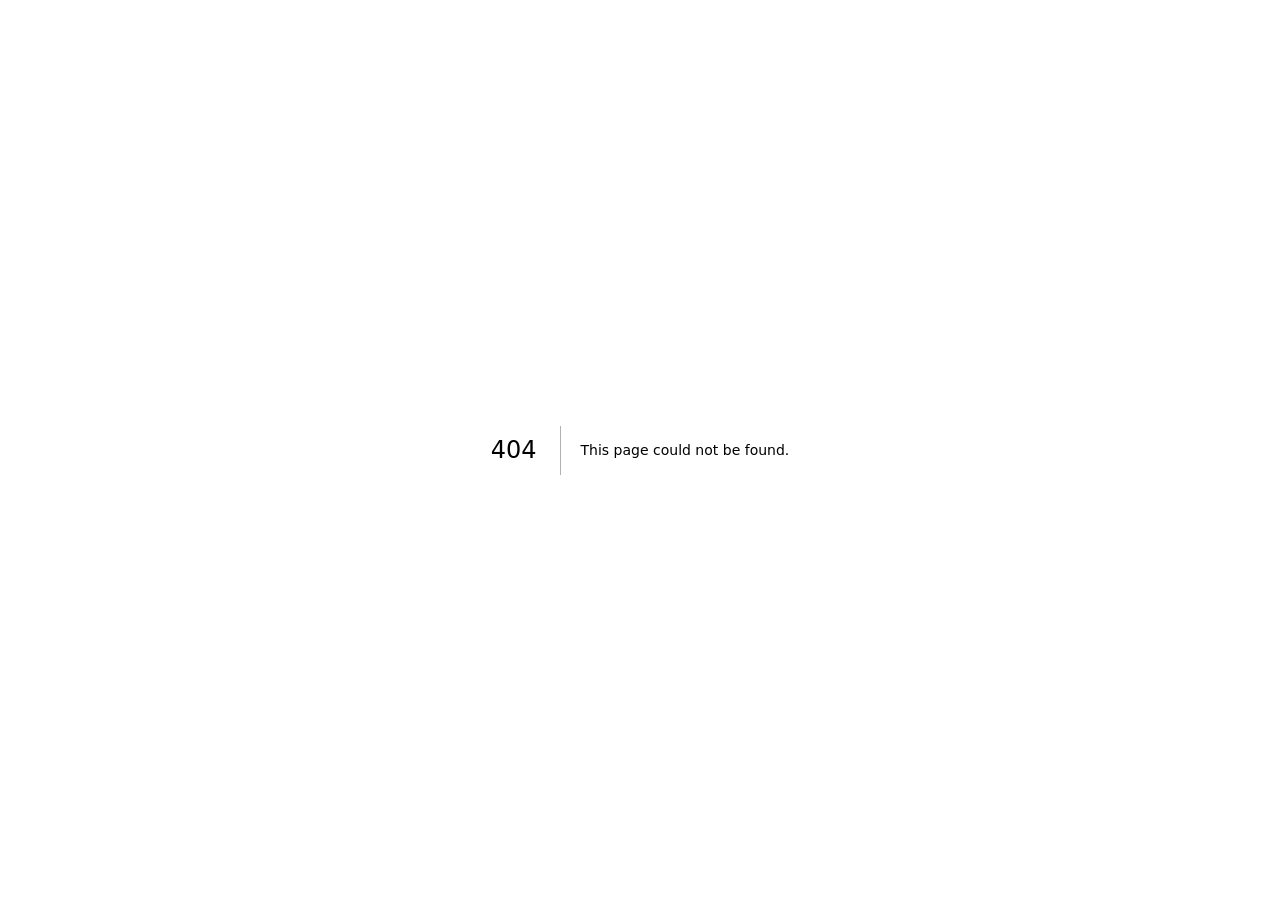
<file: 404/index.html>
<!DOCTYPE html><html lang="en" class="c-rD7q_variable x0Kcuq_variable _8qgo4a_variable"><head><meta charSet="utf-8"/><meta name="viewport" content="width=device-width, initial-scale=1"/><link rel="stylesheet" href="/_next/static/chunks/2qwrmnhsk4rvg.css" data-precedence="next"/><link rel="preload" as="script" fetchPriority="low" href="/_next/static/chunks/310vm2bl3xxpt.js"/><script src="/_next/static/chunks/1wnov70f88xjy.js" async=""></script><script src="/_next/static/chunks/23e6jep2anmtk.js" async=""></script><script src="/_next/static/chunks/0c98xzjfks9hq.js" async=""></script><script src="/_next/static/chunks/turbopack-2u1d16houkiyo.js" async=""></script><script src="/_next/static/chunks/3qfy96eoyh-ek.js" async=""></script><meta name="robots" content="noindex"/><meta name="theme-color" content="#FAFAF9"/><title>bitcoin-vision · Reads handwritten seed backups on-device</title><meta name="description" content="Open-source vision models and a Rust library that turn a photo of a BIP39 recovery phrase or a Penlock share into words you can check. Nothing leaves the device."/><link rel="icon" href="/icon.jpg?icon.2v-l2g_iz5g7d.jpg" sizes="200x200" type="image/jpeg"/><link rel="apple-touch-icon" href="/apple-icon.jpg?apple-icon.2v-l2g_iz5g7d.jpg" sizes="200x200" type="image/jpeg"/><meta name="next-size-adjust" content=""/><title>404: This page could not be found.</title><script>try{var t=localStorage.getItem('bv-theme');if(t==='light'||t==='dark')document.documentElement.dataset.theme=t}catch(e){}</script><script src="/_next/static/chunks/0cz1d0mv5g_q7.js" noModule=""></script></head><body><div hidden=""><!--$--><!--/$--></div><div style="font-family:system-ui,&quot;Segoe UI&quot;,Roboto,Helvetica,Arial,sans-serif,&quot;Apple Color Emoji&quot;,&quot;Segoe UI Emoji&quot;;height:100vh;text-align:center;display:flex;flex-direction:column;align-items:center;justify-content:center"><div><style>body{color:#000;background:#fff;margin:0}.next-error-h1{border-right:1px solid rgba(0,0,0,.3)}@media (prefers-color-scheme:dark){body{color:#fff;background:#000}.next-error-h1{border-right:1px solid rgba(255,255,255,.3)}}</style><h1 class="next-error-h1" style="display:inline-block;margin:0 20px 0 0;padding:0 23px 0 0;font-size:24px;font-weight:500;vertical-align:top;line-height:49px">404</h1><div style="display:inline-block"><h2 style="font-size:14px;font-weight:400;line-height:49px;margin:0">This page could not be found.</h2></div></div></div><!--$--><!--/$--><script id="_R_">(globalThis["TURBOPACK"] || (globalThis["TURBOPACK"] = [])).push({"otherChunks":["static/chunks/310vm2bl3xxpt.js","static/chunks/1wnov70f88xjy.js","static/chunks/23e6jep2anmtk.js","static/chunks/0c98xzjfks9hq.js"],"runtimeModuleIds":[94553]});</script><script src="/_next/static/chunks/310vm2bl3xxpt.js" async=""></script><script>(self.__next_f=self.__next_f||[]).push([0])</script><script>self.__next_f.push([1,"1:\"$Sreact.fragment\"\n2:\"/_next/static/chunks/3qfy96eoyh-ek.js\"\n3:I[39756,[\"$2\"],\"default\"]\n4:I[37457,[\"$2\"],\"default\"]\n8:I[97367,[\"$2\"],\"OutletBoundary\"]\n9:\"$Sreact.suspense\"\nb:\"ViewportBoundary\"\nc:I[97367,[\"$2\"],\"$b\"]\ne:\"MetadataBoundary\"\nf:I[97367,[\"$2\"],\"$e\"]\n11:I[68027,[\"$2\"],\"default\",1]\n:HL[\"/_next/static/chunks/2qwrmnhsk4rvg.css\",\"style\"]\n6:X\n7:[[\"children\",{\"s\":\"__PAGE__\",\"h\":512,\"d\":{\"r\":[\"$\",\"$1\",\"c\",{\"children\":[[[\"$\",\"title\",null,{\"children\":\"404: This page could not be found.\"}],[\"$\",\"div\",null,{\"style\":\"$0:t:t:d:r:props:children:1:props:children:1:props:children:props:notFound:0:1:props:style\",\"children\":[\"$\",\"div\",null,{\"children\":[[\"$\",\"style\",null,{\"dangerouslySetInnerHTML\":{\"__html\":\"body{color:#000;background:#fff;margin:0}.next-error-h1{border-right:1px solid rgba(0,0,0,.3)}@media (prefers-color-scheme:dark){body{color:#fff;background:#000}.next-error-h1{border-right:1px solid rgba(255,255,255,.3)}}\"}}],[\"$\",\"h1\",null,{\"className\":\"next-error-h1\",\"style\":\"$0:t:t:d:r:props:children:1:props:children:1:props:children:props:notFound:0:1:props:children:props:children:1:props:style\",\"children\":404}],[\"$\",\"div\",null,{\"style\":\"$0:t:t:d:r:props:children:1:props:children:1:props:children:props:notFound:0:1:props:children:props:children:2:props:style\",\"children\":[\"$\",\"h2\",null,{\"style\":\"$0:t:t:d:r:props:children:1:props:children:1:props:children:props:notFound:0:1:props:children:props:children:2:props:children:props:style\",\"children\":\"This page could not be found.\"}]}]]}]}]],null,[\"$\",\"$L8\",null,{\"children\":[\"$\",\"$9\",null,{\"name\":\"Next.MetadataOutlet\",\"children\":\"$@a\"}]}]]}],\"p\":false,\"v\":null}}]]\n5:[[\"children\",{\"s\":\"/_not-found\",\"h\":512,\"d\":{\"r\":[\"$\",\"$1\",\"c\",{\"children\":[null,[\"$\",\"$L3\",null,{\"parallelRouterKey\":\"children\",\"error\":\"$undefined\",\"errorStyles\":\"$undefined\",\"errorScripts\":\"$undefined\",\"template\":[\"$\",\"$L4\",null,{}],\"templateStyles\":\"$undefined\",\"templateScripts\":\"$undefined\",\"notFound\":\"$undefined\",\"forbidden\":\"$undefined\",\"unauthorized\":\"$undefined\"}]]}],\"p\":false,\"v\":\"$6\"},\"c\":\"$Q7\"}]]\n0:{\"P\":null,\"c\":[\"\",\"_not-found\",\"\"],\"q\":\"\",\"i\":false,\"t\":{\"t\":{\"s\":\"\",\"h\":528,\"d\":{\"r\":[\"$\",\"$1\",\"c\",{\"children\":[[[\"$\",\"link\",\"0\",{\"rel\":\"stylesheet\",\"href\":\"/_next/static/chunks/2qwrmnhsk4rvg.css\",\"precedence\":\"next\",\"crossOrigin\":\"$undefined\",\"nonce\":\"$undefined\"}],[\"$\",\"script\",\"script-0\",{\"src\":\"/_next/static/chunks/3qfy96eoyh-ek.js\",\"async\":true,\"nonce\":\"$undefined\"}]],[\"$\",\"html\",null,{\"lang\":\"en\",\"className\":\"c-rD7q_variable x0Kcuq_variable _8qgo4a_variable\",\"suppressHydrationWarning\":true,\"children\":[[\"$\",\"head\",null,{\"children\":[\"$\",\"script\",null,{\"dangerouslySetInnerHTML\":{\"__html\":\"try{var t=localStorage.getItem('bv-theme');if(t==='light'||t==='dark')document.documentElement.dataset.theme=t}catch(e){}\"}}]}],[\"$\",\"body\",null,{\"children\":[\"$\",\"$L3\",null,{\"parallelRouterKey\":\"children\",\"error\":\"$undefined\",\"errorStyles\":\"$undefined\",\"errorScripts\":\"$undefined\",\"template\":[\"$\",\"$L4\",null,{}],\"templateStyles\":\"$undefined\",\"templateScripts\":\"$undefined\",\"notFound\":[[[\"$\",\"title\",null,{\"children\":\"404: This page could not be found.\"}],[\"$\",\"div\",null,{\"style\":{\"fontFamily\":\"system-ui,\\\"Segoe UI\\\",Roboto,Helvetica,Arial,sans-serif,\\\"Apple Color Emoji\\\",\\\"Segoe UI Emoji\\\"\",\"height\":\"100vh\",\"textAlign\":\"center\",\"display\":\"flex\",\"flexDirection\":\"column\",\"alignItems\":\"center\",\"justifyContent\":\"center\"},\"children\":[\"$\",\"div\",null,{\"children\":[[\"$\",\"style\",null,{\"dangerouslySetInnerHTML\":{\"__html\":\"body{color:#000;background:#fff;margin:0}.next-error-h1{border-right:1px solid rgba(0,0,0,.3)}@media (prefers-color-scheme:dark){body{color:#fff;background:#000}.next-error-h1{border-right:1px solid rgba(255,255,255,.3)}}\"}}],[\"$\",\"h1\",null,{\"className\":\"next-error-h1\",\"style\":{\"display\":\"inline-block\",\"margin\":\"0 20px 0 0\",\"padding\":\"0 23px 0 0\",\"fontSize\":24,\"fontWeight\":500,\"verticalAlign\":\"top\",\"lineHeight\":\"49px\"},\"children\":404}],[\"$\",\"div\",null,{\"style\":{\"display\":\"inline-block\"},\"children\":[\"$\",\"h2\",null,{\"style\":{\"fontSize\":14,\"fontWeight\":400,\"lineHeight\":\"49px\",\"margin\":0},\"children\":\"This page could not be found.\"}]}]]}]}]],[]],\"forbidden\":\"$undefined\",\"unauthorized\":\"$undefined\"}]}]]}]]}],\"p\":false,\"v\":null},\"c\":\"$Q5\"},\"h\":{\"r\":[\"$\",\"$1\",\"h\",{\"children\":[[\"$\",\"meta\",null,{\"name\":\"robots\",\"content\":\"noindex\"}],[\"$\",\"$Lc\",null,{\"children\":\"$Ld\"}],[\"$\",\"$Lf\",null,{\"children\":[[\"$\",\"div\",null,{\"hidden\":true,\"children\":[\"$\",\"$9\",null,{\"name\":\"Next.Metadata\",\"children\":\"$L10\"}]}],null]}],[\"$\",\"meta\",null,{\"name\":\"next-size-adjust\",\"content\":\"\"}]]}],\"p\":false,\"v\":null}},\"m\":\"$undefined\",\"G\":[\"$11\",[[\"$\",\"link\",\"0\",{\"rel\":\"stylesheet\",\"href\":\"/_next/static/chunks/2qwrmnhsk4rvg.css\",\"precedence\":\"next\",\"crossOrigin\":\"$undefined\",\"nonce\":\"$undefined\"}]]],\"S\":true,\"r\":\"$undefined\",\"s\":\"$undefined\",\"a\":\"$undefined\",\"l\":\"$undefined\",\"p\":\"$undefined\",\"d\":\"$undefined\",\"b\":\"6EEBDiBICq6frlCKc7JPG\"}\n6:C\nd:[[\"$\",\"meta\",\"0\",{\"charSet\":\"utf-8\"}],[\"$\",\"meta\",\"1\",{\"name\":\"viewport\",\"content\":\"width=device-width, initial-scale=1\"}],[\"$\",\"meta\",\"2\",{\"name\":\"theme-color\",\"content\":\"#FAFAF9\"}]]\n12:I[27201,[\"$2\"],\"IconMark\"]\na:null\n10:[[\"$\",\"title\",\"0\",{\"children\":\"bitcoin-vision · Reads handwritten seed backups on-device\"}],[\"$\",\"meta\",\"1\",{\"name\":\"description\",\"content\":\"Open-source vision models and a Rust library that turn a photo of a BIP39 recovery phrase or a Penlock share into words you can check. Nothing leaves the device.\"}],[\"$\",\"link\",\"2\",{\"rel\":\"icon\",\"href\":\"/icon.jpg?icon.2v-l2g_iz5g7d.jpg\",\"sizes\":\"200x200\",\"type\":\"image/jpeg\"}],[\"$\",\"link\",\"3\",{\"rel\":\"apple-touch-icon\",\"href\":\"/apple-icon.jpg?apple-icon.2v-l2g_iz5g7d.jpg\",\"sizes\":\"200x200\",\"type\":\"image/jpeg\"}],[\"$\",\"$L12\",\"4\",{}]]\n"])</script></body></html>
</file>
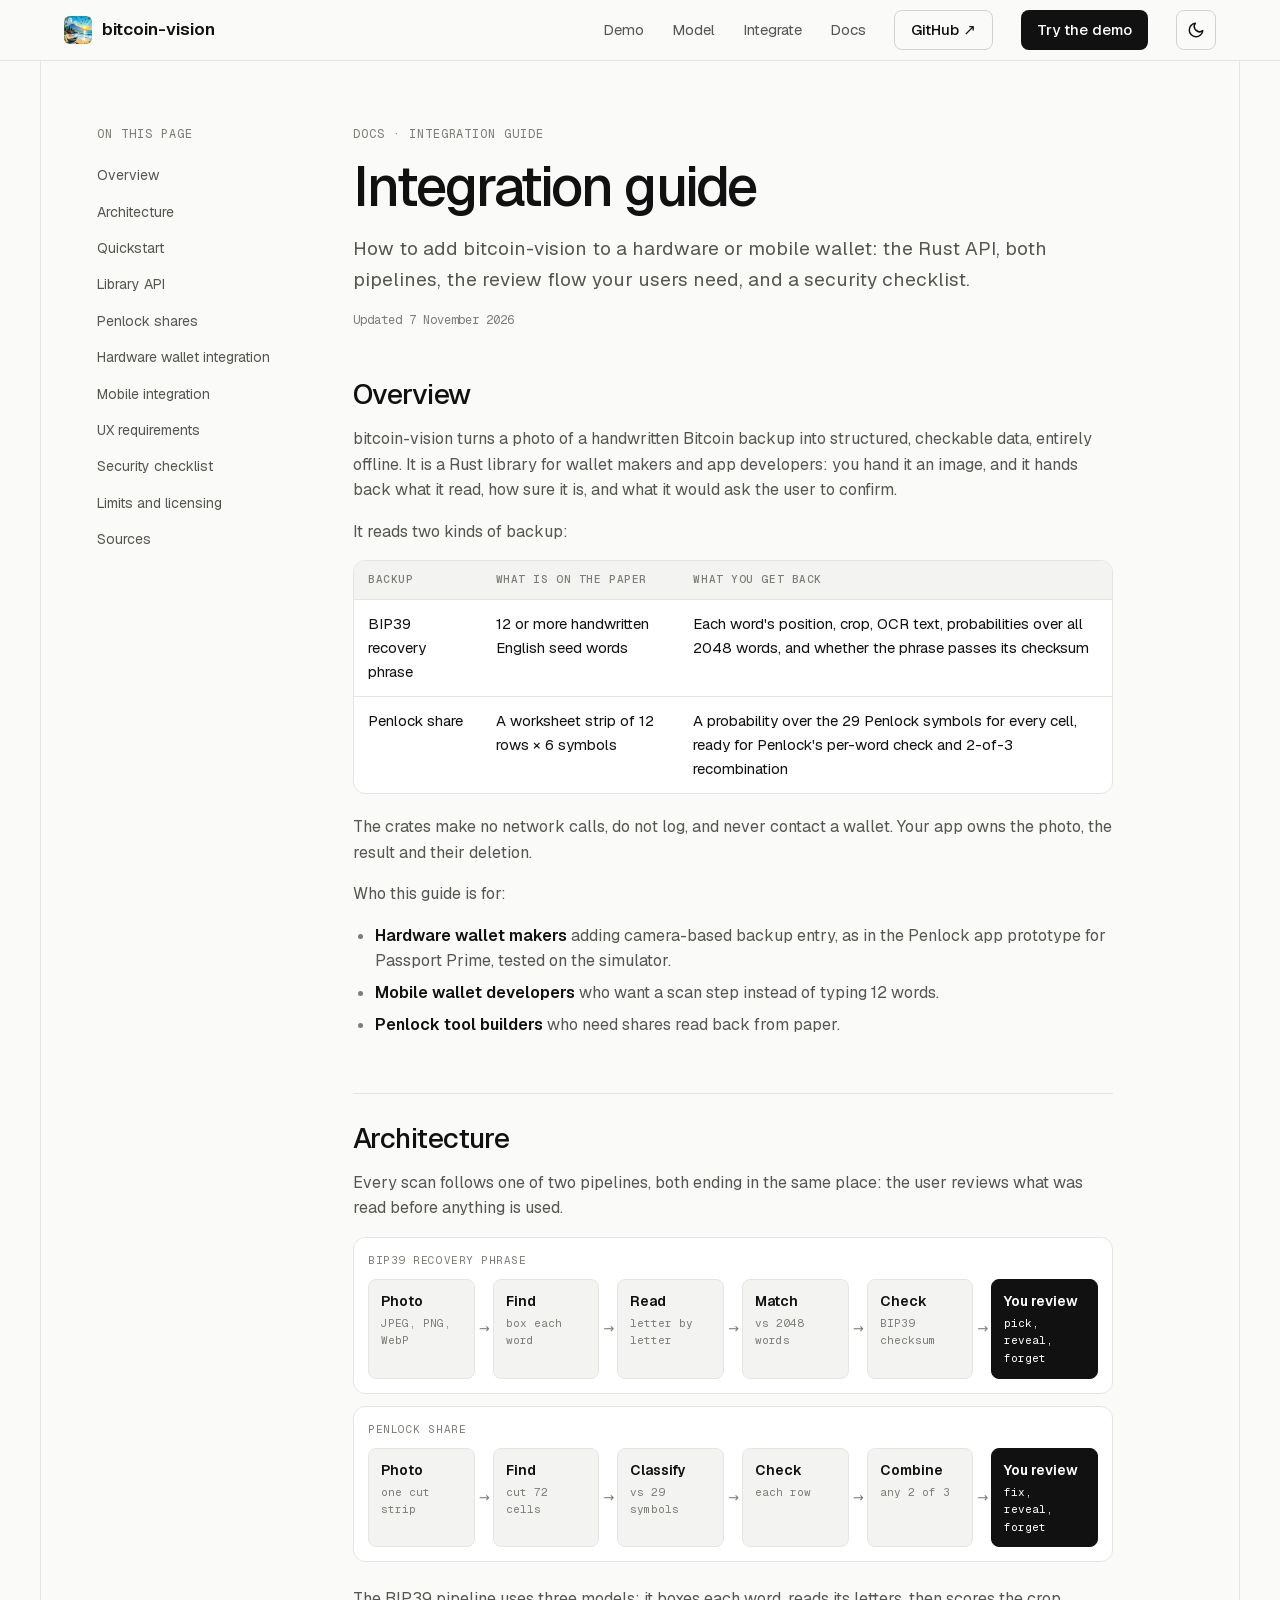
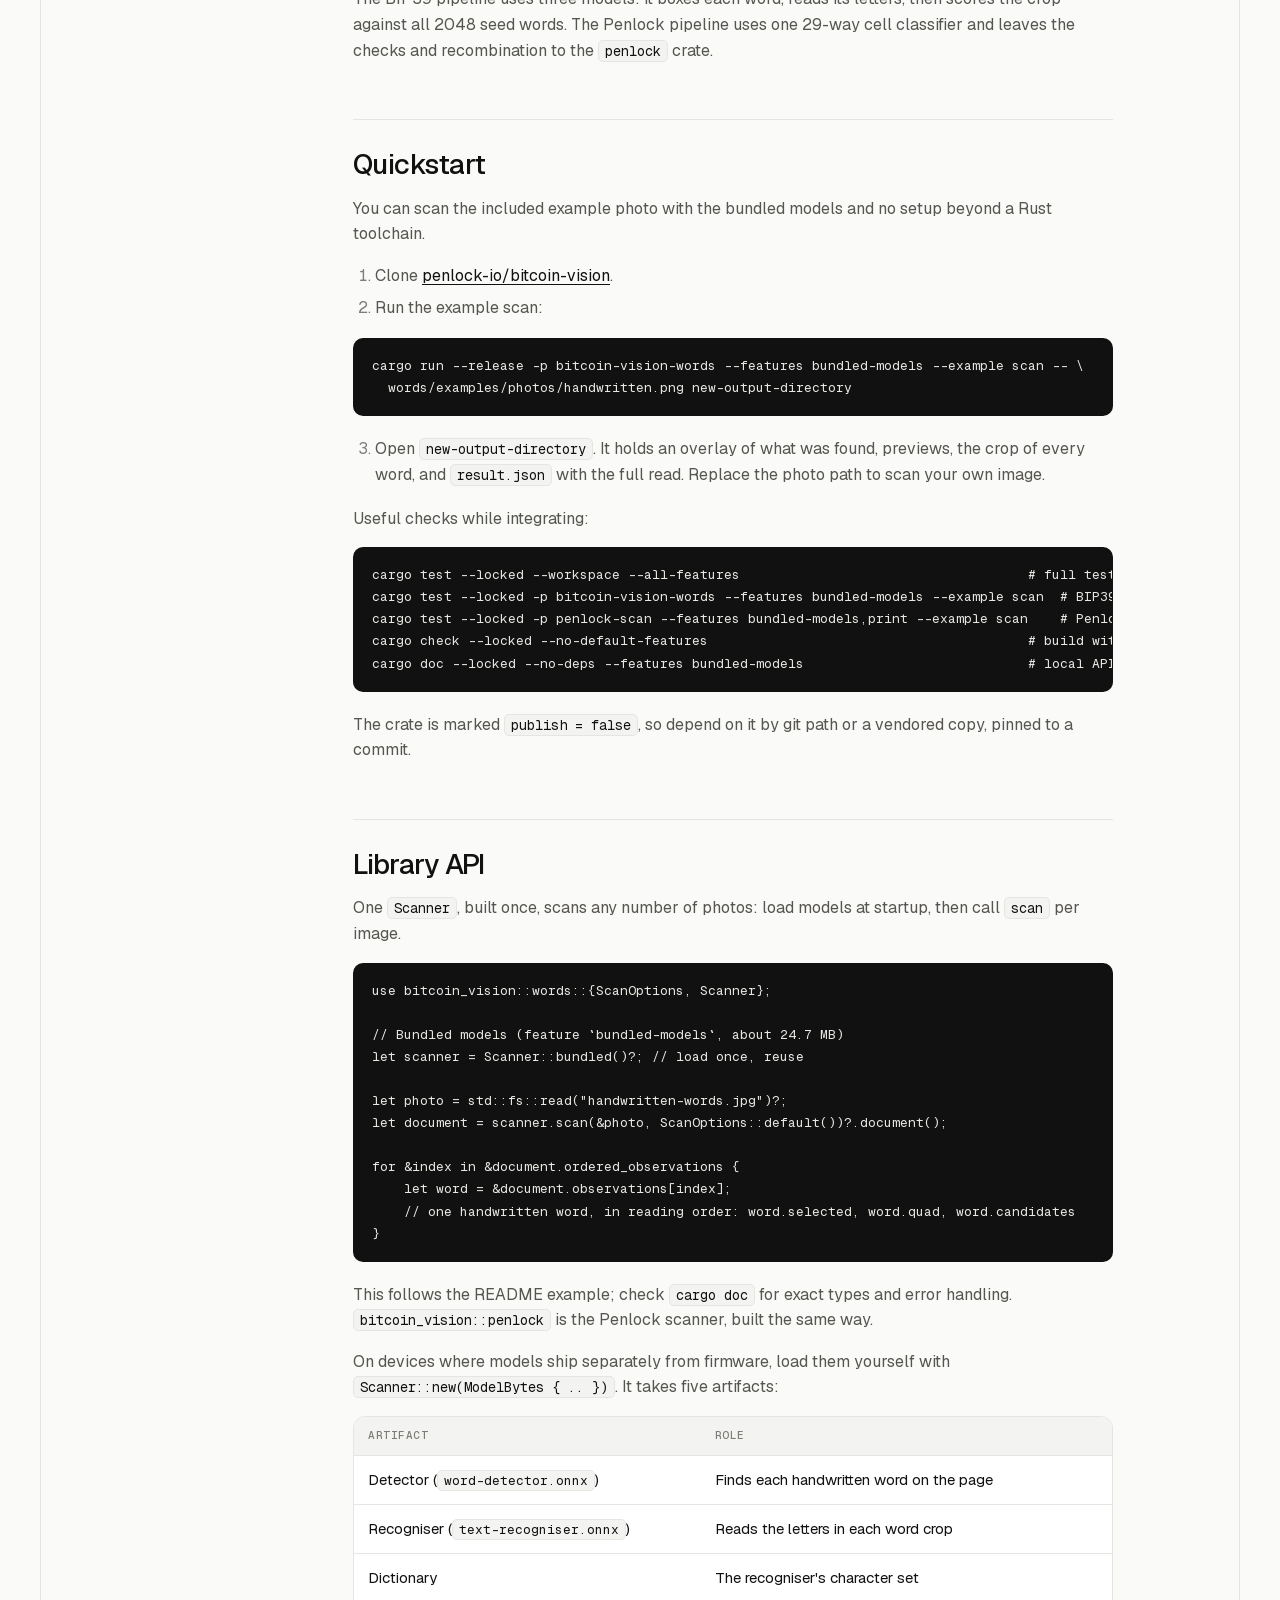
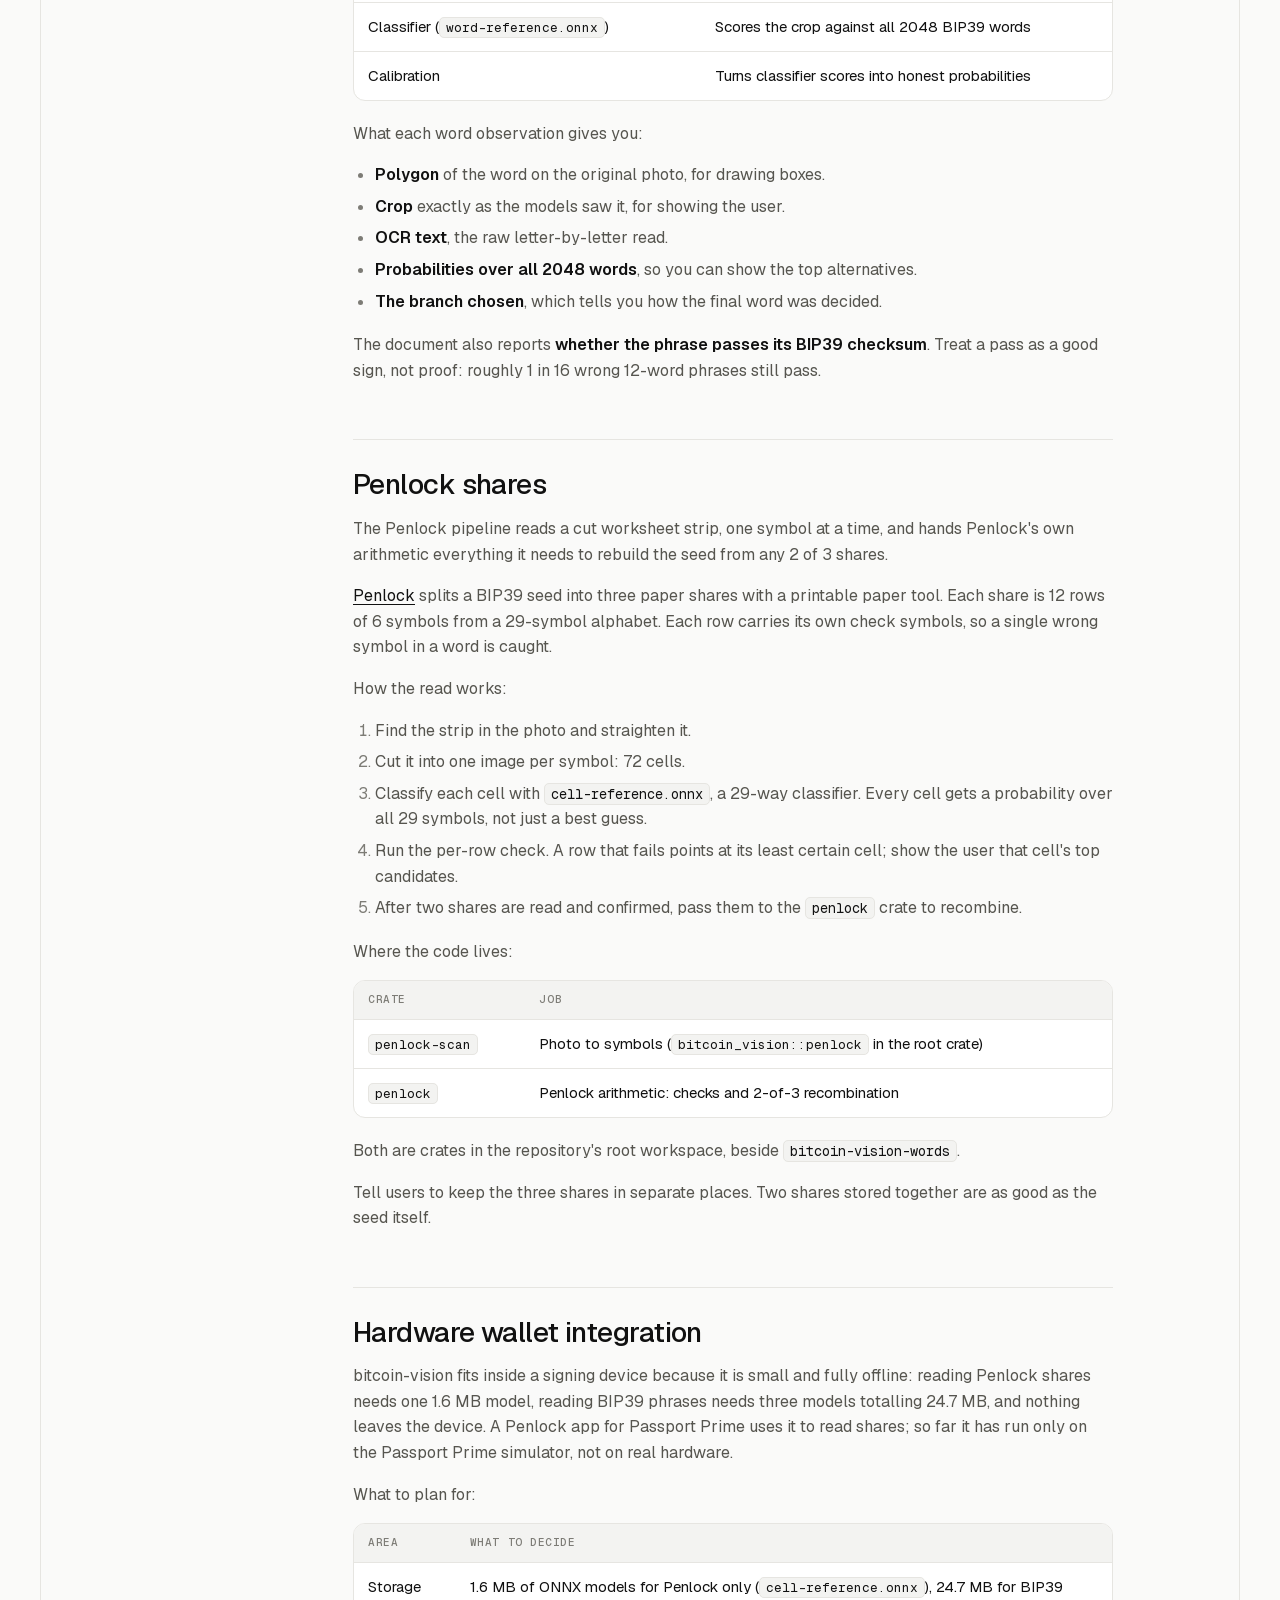
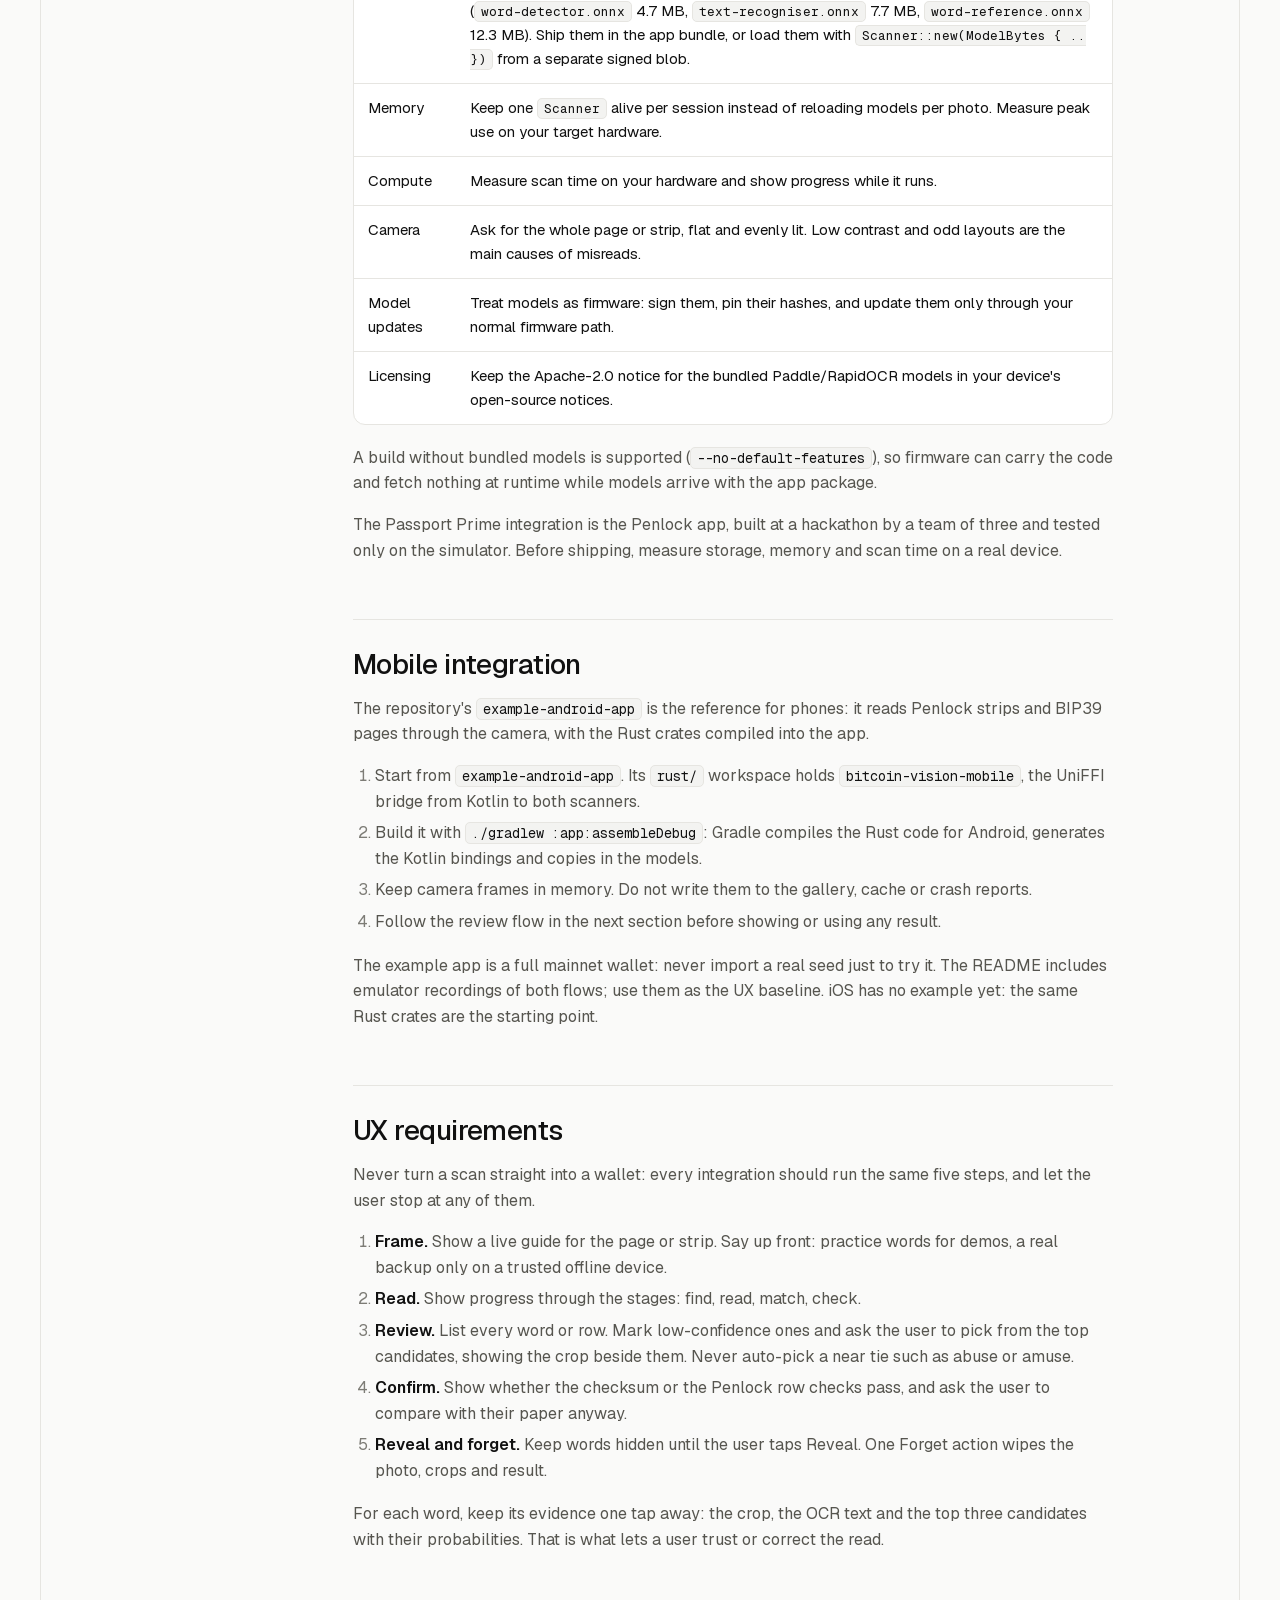
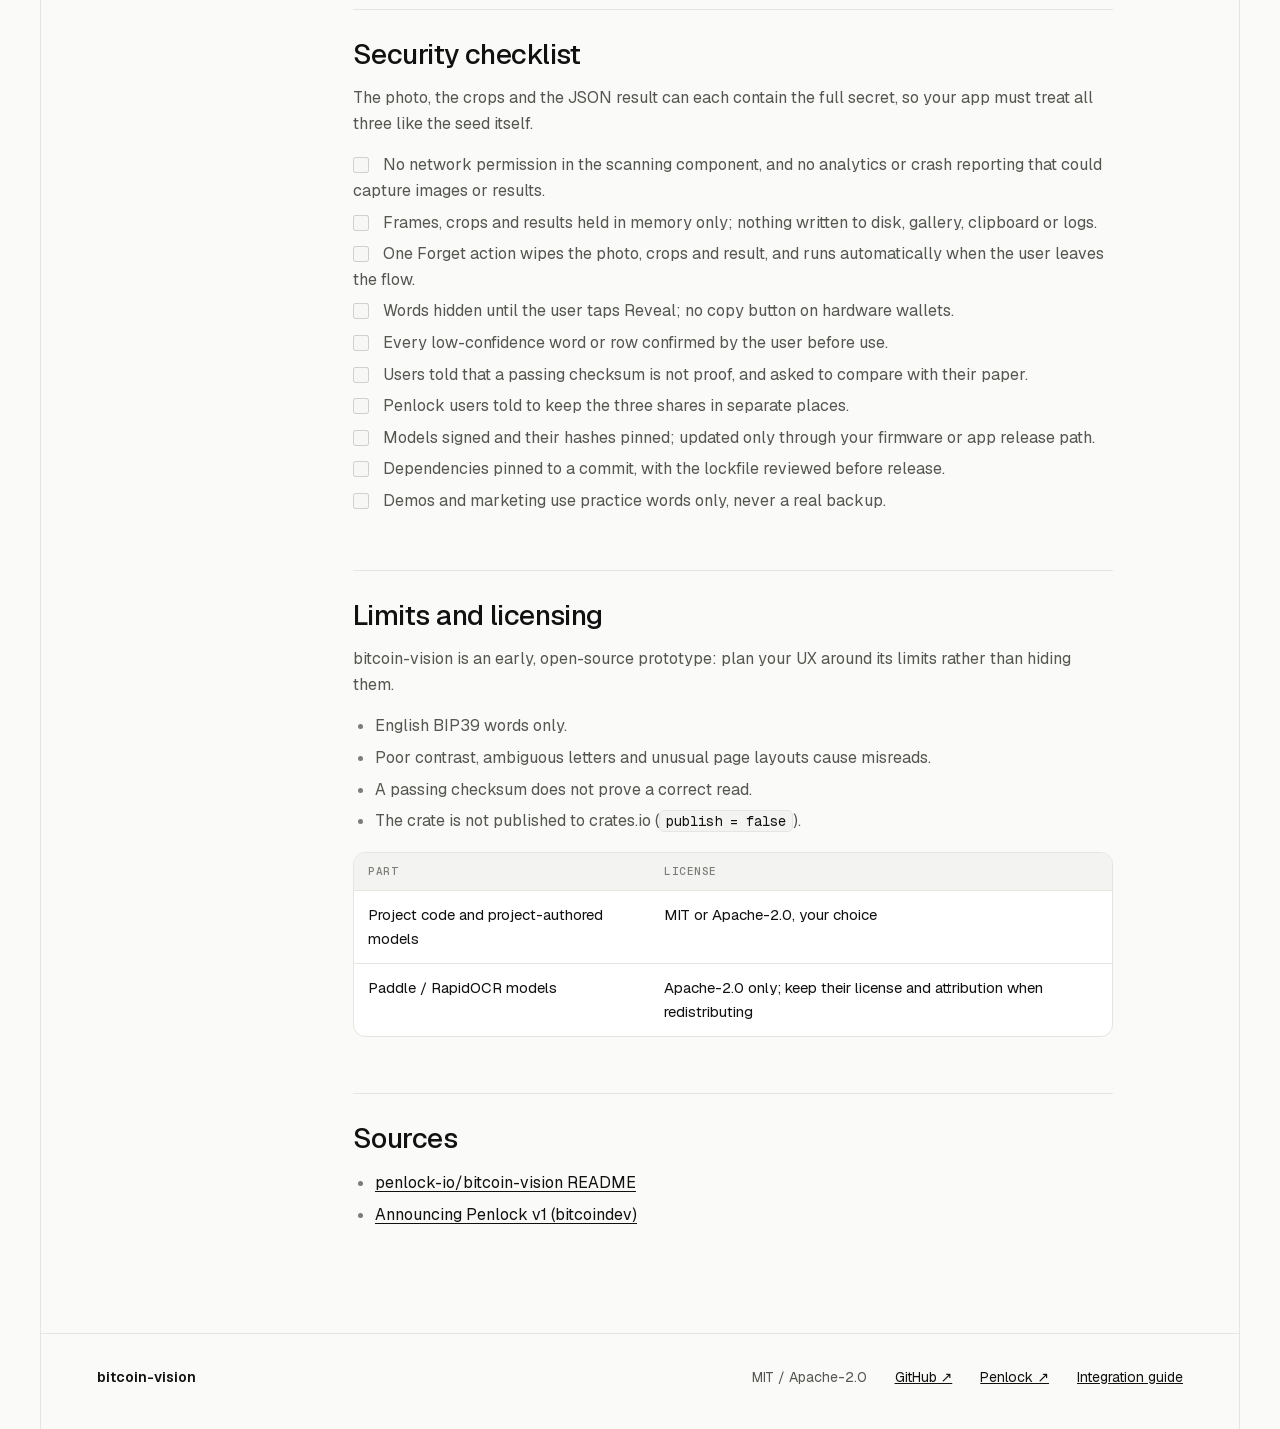
<file: docs/index.html>
<!DOCTYPE html><html lang="en" class="c-rD7q_variable x0Kcuq_variable _8qgo4a_variable"><head><meta charSet="utf-8"/><meta name="viewport" content="width=device-width, initial-scale=1"/><link rel="preload" href="/_next/static/media/07a39a8a4660cc7c-s.p.0r6juujl39pe6.woff2" as="font" crossorigin="" type="font/woff2"/><link rel="preload" href="/_next/static/media/605ce01b664af129-s.p.0wgildi0cnwt9.woff2" as="font" crossorigin="" type="font/woff2"/><link rel="preload" href="/_next/static/media/8365a24fee21d08d-s.p.2dim39isyjvqg.woff2" as="font" crossorigin="" type="font/woff2"/><link rel="preload" as="image" href="/logo.jpg"/><link rel="stylesheet" href="/_next/static/chunks/2qwrmnhsk4rvg.css" data-precedence="next"/><link rel="preload" as="script" fetchPriority="low" href="/_next/static/chunks/310vm2bl3xxpt.js"/><script src="/_next/static/chunks/1wnov70f88xjy.js" async=""></script><script src="/_next/static/chunks/23e6jep2anmtk.js" async=""></script><script src="/_next/static/chunks/0c98xzjfks9hq.js" async=""></script><script src="/_next/static/chunks/turbopack-2u1d16houkiyo.js" async=""></script><script src="/_next/static/chunks/3qfy96eoyh-ek.js" async=""></script><script src="/_next/static/chunks/2qe36aokysctc.js" async=""></script><meta name="theme-color" content="#FAFAF9"/><title>Integration guide · bitcoin-vision</title><meta name="description" content="How to add bitcoin-vision to a hardware or mobile wallet: the Rust API, both pipelines, the review flow users need, and a security checklist."/><link rel="icon" href="/icon.jpg?icon.2v-l2g_iz5g7d.jpg" sizes="200x200" type="image/jpeg"/><link rel="apple-touch-icon" href="/apple-icon.jpg?apple-icon.2v-l2g_iz5g7d.jpg" sizes="200x200" type="image/jpeg"/><meta name="next-size-adjust" content=""/><script>try{var t=localStorage.getItem('bv-theme');if(t==='light'||t==='dark')document.documentElement.dataset.theme=t}catch(e){}</script><script src="/_next/static/chunks/0cz1d0mv5g_q7.js" noModule=""></script></head><body><div hidden=""><!--$--><!--/$--></div><header class="site-header"><nav class="nav" aria-label="Main"><a class="brand" href="/"><img src="/logo.jpg" alt="" width="28" height="28" class="brand-logo"/>bitcoin-vision</a><a class="nav-link nav-links" href="/#demo">Demo</a><a class="nav-link nav-links" href="/#model">Model</a><a class="nav-link nav-links" href="/#integrate">Integrate</a><a class="nav-link nav-links" href="/docs/">Docs</a><a href="https://github.com/penlock-io/bitcoin-vision" class="btn-sm btn-sm--line nav-links">GitHub ↗</a><a class="btn-sm btn-sm--ink" href="/#demo"><span class="try-long">Try the demo</span><span class="try-short">Try it</span></a><button type="button" class="icon-btn" aria-label="Switch theme"><svg aria-hidden="true" width="18" height="18" viewBox="0 0 24 24" fill="none" stroke="currentColor" stroke-width="2" stroke-linejoin="round"><path d="M21 12.8A9 9 0 1 1 11.2 3a7 7 0 0 0 9.8 9.8z"></path></svg></button><button type="button" class="icon-btn menu-btn" aria-expanded="false" aria-controls="mobile-menu" aria-label="Menu"><svg aria-hidden="true" width="18" height="18" viewBox="0 0 24 24" fill="none" stroke="currentColor" stroke-width="2"><path d="M4 7h16M4 12h16M4 17h16"></path></svg></button></nav><div id="mobile-menu" class="mobile-menu"><a href="/#demo">Demo</a><a href="/#model">Model</a><a href="/#integrate">Integrate</a><a href="/docs/">Docs</a><a href="https://github.com/penlock-io/bitcoin-vision">GitHub ↗</a></div></header><div class="frame"><main class="docs"><aside class="docs-toc"><nav aria-label="On this page"><p class="kicker">On this page</p><ol><li><a href="#overview">Overview</a></li><li><a href="#architecture">Architecture</a></li><li><a href="#quickstart">Quickstart</a></li><li><a href="#library-api">Library API</a></li><li><a href="#penlock-shares">Penlock shares</a></li><li><a href="#hardware-wallet-integration">Hardware wallet integration</a></li><li><a href="#mobile-integration">Mobile integration</a></li><li><a href="#ux-requirements">UX requirements</a></li><li><a href="#security-checklist">Security checklist</a></li><li><a href="#limits-and-licensing">Limits and licensing</a></li><li><a href="#sources">Sources</a></li></ol></nav></aside><article class="docs-body"><p class="kicker">Docs · Integration guide</p><h1 class="h1 docs-title">Integration guide</h1><p class="lead">How to add bitcoin-vision to a hardware or mobile wallet: the Rust API, both pipelines, the review flow your users need, and a security checklist.</p><p class="docs-updated">Updated 7 November 2026</p><div class="prose"><h2 id="overview">Overview</h2>
<p>bitcoin-vision turns a photo of a handwritten Bitcoin backup into structured, checkable data, entirely offline. It is a Rust library for wallet makers and app developers: you hand it an image, and it hands back what it read, how sure it is, and what it would ask the user to confirm.</p>
<p>It reads two kinds of backup:</p>
<div class="table-wrap"><table>
<thead>
<tr>
<th>Backup</th>
<th>What is on the paper</th>
<th>What you get back</th>
</tr>
</thead>
<tbody><tr>
<td>BIP39 recovery phrase</td>
<td>12 or more handwritten English seed words</td>
<td>Each word&#39;s position, crop, OCR text, probabilities over all 2048 words, and whether the phrase passes its checksum</td>
</tr>
<tr>
<td>Penlock share</td>
<td>A worksheet strip of 12 rows × 6 symbols</td>
<td>A probability over the 29 Penlock symbols for every cell, ready for Penlock&#39;s per-word check and 2-of-3 recombination</td>
</tr>
</tbody></table></div>
<p>The crates make no network calls, do not log, and never contact a wallet. Your app owns the photo, the result and their deletion.</p>
<p>Who this guide is for:</p>
<ul>
<li><strong>Hardware wallet makers</strong> adding camera-based backup entry, as in the Penlock app prototype for Passport Prime, tested on the simulator.</li>
<li><strong>Mobile wallet developers</strong> who want a scan step instead of typing 12 words.</li>
<li><strong>Penlock tool builders</strong> who need shares read back from paper.</li>
</ul>
<h2 id="architecture">Architecture</h2>
<p>Every scan follows one of two pipelines, both ending in the same place: the user reviews what was read before anything is used.</p>
</div><figure class="pipes-fig" aria-label="bitcoin-vision pipelines: BIP39 and Penlock"><div class="lane"><p class="lane-tag">BIP39 recovery phrase</p><ol><li><b>Photo</b><span>JPEG, PNG, WebP</span></li><li><b>Find</b><span>box each word</span></li><li><b>Read</b><span>letter by letter</span></li><li><b>Match</b><span>vs 2048 words</span></li><li><b>Check</b><span>BIP39 checksum</span></li><li class="is-you"><b>You review</b><span>pick, reveal, forget</span></li></ol></div><div class="lane"><p class="lane-tag">Penlock share</p><ol><li><b>Photo</b><span>one cut strip</span></li><li><b>Find</b><span>cut 72 cells</span></li><li><b>Classify</b><span>vs 29 symbols</span></li><li><b>Check</b><span>each row</span></li><li><b>Combine</b><span>any 2 of 3</span></li><li class="is-you"><b>You review</b><span>fix, reveal, forget</span></li></ol></div></figure><div class="prose"><p>The BIP39 pipeline uses three models: it boxes each word, reads its letters, then scores the crop against all 2048 seed words. The Penlock pipeline uses one 29-way cell classifier and leaves the checks and recombination to the <code>penlock</code> crate.</p>
<h2 id="quickstart">Quickstart</h2>
<p>You can scan the included example photo with the bundled models and no setup beyond a Rust toolchain.</p>
<ol>
<li>Clone <a href="https://github.com/penlock-io/bitcoin-vision" target="_blank" rel="noreferrer">penlock-io/bitcoin-vision</a>.</li>
<li>Run the example scan:</li>
</ol>
<pre><code class="language-bash">cargo run --release -p bitcoin-vision-words --features bundled-models --example scan -- \
  words/examples/photos/handwritten.png new-output-directory
</code></pre>
<ol start="3">
<li>Open <code>new-output-directory</code>. It holds an overlay of what was found, previews, the crop of every word, and <code>result.json</code> with the full read. Replace the photo path to scan your own image.</li>
</ol>
<p>Useful checks while integrating:</p>
<pre><code class="language-bash">cargo test --locked --workspace --all-features                                    # full test suite
cargo test --locked -p bitcoin-vision-words --features bundled-models --example scan  # BIP39 example as a test
cargo test --locked -p penlock-scan --features bundled-models,print --example scan    # Penlock example as a test
cargo check --locked --no-default-features                                        # build without bundled models
cargo doc --locked --no-deps --features bundled-models                            # local API reference
</code></pre>
<p>The crate is marked <code>publish = false</code>, so depend on it by git path or a vendored copy, pinned to a commit.</p>
<h2 id="library-api">Library API</h2>
<p>One <code>Scanner</code>, built once, scans any number of photos: load models at startup, then call <code>scan</code> per image.</p>
<pre><code class="language-rust">use bitcoin_vision::words::{ScanOptions, Scanner};

// Bundled models (feature `bundled-models`, about 24.7 MB)
let scanner = Scanner::bundled()?; // load once, reuse

let photo = std::fs::read(&quot;handwritten-words.jpg&quot;)?;
let document = scanner.scan(&amp;photo, ScanOptions::default())?.document();

for &amp;index in &amp;document.ordered_observations {
    let word = &amp;document.observations[index];
    // one handwritten word, in reading order: word.selected, word.quad, word.candidates
}
</code></pre>
<p>This follows the README example; check <code>cargo doc</code> for exact types and error handling. <code>bitcoin_vision::penlock</code> is the Penlock scanner, built the same way.</p>
<p>On devices where models ship separately from firmware, load them yourself with <code>Scanner::new(ModelBytes { .. })</code>. It takes five artifacts:</p>
<div class="table-wrap"><table>
<thead>
<tr>
<th>Artifact</th>
<th>Role</th>
</tr>
</thead>
<tbody><tr>
<td>Detector (<code>word-detector.onnx</code>)</td>
<td>Finds each handwritten word on the page</td>
</tr>
<tr>
<td>Recogniser (<code>text-recogniser.onnx</code>)</td>
<td>Reads the letters in each word crop</td>
</tr>
<tr>
<td>Dictionary</td>
<td>The recogniser&#39;s character set</td>
</tr>
<tr>
<td>Classifier (<code>word-reference.onnx</code>)</td>
<td>Scores the crop against all 2048 BIP39 words</td>
</tr>
<tr>
<td>Calibration</td>
<td>Turns classifier scores into honest probabilities</td>
</tr>
</tbody></table></div>
<p>What each word observation gives you:</p>
<ul>
<li><strong>Polygon</strong> of the word on the original photo, for drawing boxes.</li>
<li><strong>Crop</strong> exactly as the models saw it, for showing the user.</li>
<li><strong>OCR text</strong>, the raw letter-by-letter read.</li>
<li><strong>Probabilities over all 2048 words</strong>, so you can show the top alternatives.</li>
<li><strong>The branch chosen</strong>, which tells you how the final word was decided.</li>
</ul>
<p>The document also reports <strong>whether the phrase passes its BIP39 checksum</strong>. Treat a pass as a good sign, not proof: roughly 1 in 16 wrong 12-word phrases still pass.</p>
<h2 id="penlock-shares">Penlock shares</h2>
<p>The Penlock pipeline reads a cut worksheet strip, one symbol at a time, and hands Penlock&#39;s own arithmetic everything it needs to rebuild the seed from any 2 of 3 shares.</p>
<p><a href="https://groups.google.com/g/bitcoindev/c/8LkdxVc_nI0" target="_blank" rel="noreferrer">Penlock</a> splits a BIP39 seed into three paper shares with a printable paper tool. Each share is 12 rows of 6 symbols from a 29-symbol alphabet. Each row carries its own check symbols, so a single wrong symbol in a word is caught.</p>
<p>How the read works:</p>
<ol>
<li>Find the strip in the photo and straighten it.</li>
<li>Cut it into one image per symbol: 72 cells.</li>
<li>Classify each cell with <code>cell-reference.onnx</code>, a 29-way classifier. Every cell gets a probability over all 29 symbols, not just a best guess.</li>
<li>Run the per-row check. A row that fails points at its least certain cell; show the user that cell&#39;s top candidates.</li>
<li>After two shares are read and confirmed, pass them to the <code>penlock</code> crate to recombine.</li>
</ol>
<p>Where the code lives:</p>
<div class="table-wrap"><table>
<thead>
<tr>
<th>Crate</th>
<th>Job</th>
</tr>
</thead>
<tbody><tr>
<td><code>penlock-scan</code></td>
<td>Photo to symbols (<code>bitcoin_vision::penlock</code> in the root crate)</td>
</tr>
<tr>
<td><code>penlock</code></td>
<td>Penlock arithmetic: checks and 2-of-3 recombination</td>
</tr>
</tbody></table></div>
<p>Both are crates in the repository&#39;s root workspace, beside <code>bitcoin-vision-words</code>.</p>
<p>Tell users to keep the three shares in separate places. Two shares stored together are as good as the seed itself.</p>
<h2 id="hardware-wallet-integration">Hardware wallet integration</h2>
<p>bitcoin-vision fits inside a signing device because it is small and fully offline: reading Penlock shares needs one 1.6 MB model, reading BIP39 phrases needs three models totalling 24.7 MB, and nothing leaves the device. A Penlock app for Passport Prime uses it to read shares; so far it has run only on the Passport Prime simulator, not on real hardware.</p>
<p>What to plan for:</p>
<div class="table-wrap"><table>
<thead>
<tr>
<th>Area</th>
<th>What to decide</th>
</tr>
</thead>
<tbody><tr>
<td>Storage</td>
<td>1.6 MB of ONNX models for Penlock only (<code>cell-reference.onnx</code>), 24.7 MB for BIP39 (<code>word-detector.onnx</code> 4.7 MB, <code>text-recogniser.onnx</code> 7.7 MB, <code>word-reference.onnx</code> 12.3 MB). Ship them in the app bundle, or load them with <code>Scanner::new(ModelBytes { .. })</code> from a separate signed blob.</td>
</tr>
<tr>
<td>Memory</td>
<td>Keep one <code>Scanner</code> alive per session instead of reloading models per photo. Measure peak use on your target hardware.</td>
</tr>
<tr>
<td>Compute</td>
<td>Measure scan time on your hardware and show progress while it runs.</td>
</tr>
<tr>
<td>Camera</td>
<td>Ask for the whole page or strip, flat and evenly lit. Low contrast and odd layouts are the main causes of misreads.</td>
</tr>
<tr>
<td>Model updates</td>
<td>Treat models as firmware: sign them, pin their hashes, and update them only through your normal firmware path.</td>
</tr>
<tr>
<td>Licensing</td>
<td>Keep the Apache-2.0 notice for the bundled Paddle/RapidOCR models in your device&#39;s open-source notices.</td>
</tr>
</tbody></table></div>
<p>A build without bundled models is supported (<code>--no-default-features</code>), so firmware can carry the code and fetch nothing at runtime while models arrive with the app package.</p>
<p>The Passport Prime integration is the Penlock app, built at a hackathon by a team of three and tested only on the simulator. Before shipping, measure storage, memory and scan time on a real device.</p>
<h2 id="mobile-integration">Mobile integration</h2>
<p>The repository&#39;s <code>example-android-app</code> is the reference for phones: it reads Penlock strips and BIP39 pages through the camera, with the Rust crates compiled into the app.</p>
<ol>
<li>Start from <code>example-android-app</code>. Its <code>rust/</code> workspace holds <code>bitcoin-vision-mobile</code>, the UniFFI bridge from Kotlin to both scanners.</li>
<li>Build it with <code>./gradlew :app:assembleDebug</code>: Gradle compiles the Rust code for Android, generates the Kotlin bindings and copies in the models.</li>
<li>Keep camera frames in memory. Do not write them to the gallery, cache or crash reports.</li>
<li>Follow the review flow in the next section before showing or using any result.</li>
</ol>
<p>The example app is a full mainnet wallet: never import a real seed just to try it. The README includes emulator recordings of both flows; use them as the UX baseline. iOS has no example yet: the same Rust crates are the starting point.</p>
<h2 id="ux-requirements">UX requirements</h2>
<p>Never turn a scan straight into a wallet: every integration should run the same five steps, and let the user stop at any of them.</p>
<ol>
<li><strong>Frame.</strong> Show a live guide for the page or strip. Say up front: practice words for demos, a real backup only on a trusted offline device.</li>
<li><strong>Read.</strong> Show progress through the stages: find, read, match, check.</li>
<li><strong>Review.</strong> List every word or row. Mark low-confidence ones and ask the user to pick from the top candidates, showing the crop beside them. Never auto-pick a near tie such as abuse or amuse.</li>
<li><strong>Confirm.</strong> Show whether the checksum or the Penlock row checks pass, and ask the user to compare with their paper anyway.</li>
<li><strong>Reveal and forget.</strong> Keep words hidden until the user taps Reveal. One Forget action wipes the photo, crops and result.</li>
</ol>
<p>For each word, keep its evidence one tap away: the crop, the OCR text and the top three candidates with their probabilities. That is what lets a user trust or correct the read.</p>
<h2 id="security-checklist">Security checklist</h2>
<p>The photo, the crops and the JSON result can each contain the full secret, so your app must treat all three like the seed itself.</p>
<ul>
<li><input disabled="" type="checkbox"> No network permission in the scanning component, and no analytics or crash reporting that could capture images or results.</li>
<li><input disabled="" type="checkbox"> Frames, crops and results held in memory only; nothing written to disk, gallery, clipboard or logs.</li>
<li><input disabled="" type="checkbox"> One Forget action wipes the photo, crops and result, and runs automatically when the user leaves the flow.</li>
<li><input disabled="" type="checkbox"> Words hidden until the user taps Reveal; no copy button on hardware wallets.</li>
<li><input disabled="" type="checkbox"> Every low-confidence word or row confirmed by the user before use.</li>
<li><input disabled="" type="checkbox"> Users told that a passing checksum is not proof, and asked to compare with their paper.</li>
<li><input disabled="" type="checkbox"> Penlock users told to keep the three shares in separate places.</li>
<li><input disabled="" type="checkbox"> Models signed and their hashes pinned; updated only through your firmware or app release path.</li>
<li><input disabled="" type="checkbox"> Dependencies pinned to a commit, with the lockfile reviewed before release.</li>
<li><input disabled="" type="checkbox"> Demos and marketing use practice words only, never a real backup.</li>
</ul>
<h2 id="limits-and-licensing">Limits and licensing</h2>
<p>bitcoin-vision is an early, open-source prototype: plan your UX around its limits rather than hiding them.</p>
<ul>
<li>English BIP39 words only.</li>
<li>Poor contrast, ambiguous letters and unusual page layouts cause misreads.</li>
<li>A passing checksum does not prove a correct read.</li>
<li>The crate is not published to crates.io (<code>publish = false</code>).</li>
</ul>
<div class="table-wrap"><table>
<thead>
<tr>
<th>Part</th>
<th>License</th>
</tr>
</thead>
<tbody><tr>
<td>Project code and project-authored models</td>
<td>MIT or Apache-2.0, your choice</td>
</tr>
<tr>
<td>Paddle / RapidOCR models</td>
<td>Apache-2.0 only; keep their license and attribution when redistributing</td>
</tr>
</tbody></table></div>
<h2 id="sources">Sources</h2>
<ul>
<li><a href="https://github.com/penlock-io/bitcoin-vision" target="_blank" rel="noreferrer">penlock-io/bitcoin-vision README</a></li>
<li><a href="https://groups.google.com/g/bitcoindev/c/8LkdxVc_nI0" target="_blank" rel="noreferrer">Announcing Penlock v1 (bitcoindev)</a></li>
</ul>
</div></article></main><footer class="footer"><b>bitcoin-vision</b><span>MIT / Apache-2.0</span><a href="https://github.com/penlock-io/bitcoin-vision">GitHub ↗</a><a href="https://github.com/penlock-io">Penlock ↗</a><a href="/docs/">Integration guide</a></footer></div><!--$--><!--/$--><script id="_R_">(globalThis["TURBOPACK"] || (globalThis["TURBOPACK"] = [])).push({"otherChunks":["static/chunks/310vm2bl3xxpt.js","static/chunks/1wnov70f88xjy.js","static/chunks/23e6jep2anmtk.js","static/chunks/0c98xzjfks9hq.js"],"runtimeModuleIds":[94553]});</script><script src="/_next/static/chunks/310vm2bl3xxpt.js" async=""></script><script>(self.__next_f=self.__next_f||[]).push([0])</script><script>self.__next_f.push([1,"1:\"$Sreact.fragment\"\n2:\"/_next/static/chunks/3qfy96eoyh-ek.js\"\n3:I[39756,[\"$2\"],\"default\"]\n4:I[37457,[\"$2\"],\"default\"]\n8:\"/_next/static/chunks/2qe36aokysctc.js\"\n9:I[9616,[\"$2\",\"$8\"],\"default\"]\n10:\"ViewportBoundary\"\n11:I[97367,[\"$2\"],\"$10\"]\n13:\"MetadataBoundary\"\n14:I[97367,[\"$2\"],\"$13\"]\n15:\"$Sreact.suspense\"\n17:I[68027,[\"$2\"],\"default\",1]\n:HL[\"/_next/static/chunks/2qwrmnhsk4rvg.css\",\"style\"]\n:HL[\"/_next/static/media/07a39a8a4660cc7c-s.p.0r6juujl39pe6.woff2\",\"font\",{\"crossOrigin\":\"\",\"type\":\"font/woff2\"}]\n:HL[\"/_next/static/media/605ce01b664af129-s.p.0wgildi0cnwt9.woff2\",\"font\",{\"crossOrigin\":\"\",\"type\":\"font/woff2\"}]\n:HL[\"/_next/static/media/8365a24fee21d08d-s.p.2dim39isyjvqg.woff2\",\"font\",{\"crossOrigin\":\"\",\"type\":\"font/woff2\"}]\n6:X\na:T67c,\u003ch2 id=\"overview\"\u003eOverview\u003c/h2\u003e\n\u003cp\u003ebitcoin-vision turns a photo of a handwritten Bitcoin backup into structured, checkable data, entirely offline. It is a Rust library for wallet makers and app developers: you hand it an image, and it hands back what it read, how sure it is, and what it would ask the user to confirm.\u003c/p\u003e\n\u003cp\u003eIt reads two kinds of backup:\u003c/p\u003e\n\u003cdiv class=\"table-wrap\"\u003e\u003ctable\u003e\n\u003cthead\u003e\n\u003ctr\u003e\n\u003cth\u003eBackup\u003c/th\u003e\n\u003cth\u003eWhat is on the paper\u003c/th\u003e\n\u003cth\u003eWhat you get back\u003c/th\u003e\n\u003c/tr\u003e\n\u003c/thead\u003e\n\u003ctbody\u003e\u003ctr\u003e\n\u003ctd\u003eBIP39 recovery phrase\u003c/td\u003e\n\u003ctd\u003e12 or more handwritten English seed words\u003c/td\u003e\n\u003ctd\u003eEach word\u0026#39;s position, crop, OCR text, probabilities over all 2048 words, and whether the phrase passes its checksum\u003c/td\u003e\n\u003c/tr\u003e\n\u003ctr\u003e\n\u003ctd\u003ePenlock share\u003c/td\u003e\n\u003ctd\u003eA worksheet strip of 12 rows × 6 symbols\u003c/td\u003e\n\u003ctd\u003eA probability over the 29 Penlock symbols for every cell, ready for Penlock\u0026#39;s per-word check and 2-of-3 recombination\u003c/td\u003e\n\u003c/tr\u003e\n\u003c/tbody\u003e\u003c/table\u003e\u003c/div\u003e\n\u003cp\u003eThe crates make no network calls, do not log, and never contact a wallet. Your app owns the photo, the result and their deletion.\u003c/p\u003e\n\u003cp\u003eWho this guide is for:\u003c/p\u003e\n\u003cul\u003e\n\u003cli\u003e\u003cstrong\u003eHardware wallet makers\u003c/strong\u003e adding camera-based backup entry, as in the Penlock app prototype for Passport Prime, tested on the simulator.\u003c/li\u003e\n\u003cli\u003e\u003cstrong\u003eMobile wallet developers\u003c/strong\u003e who want a scan step instead of typing 12 words.\u003c/li\u003e\n\u003cli\u003e\u003cstrong\u003ePenlock tool builders\u003c/strong\u003e who need shares read back from paper.\u003c/li\u003e\n\u003c/ul\u003e\n\u003ch2 id=\"architecture\"\u003eArchitecture\u003c/h2\u003e\n\u003cp\u003eEvery scan follows one of two pipelines, both ending in the same place: the user reviews what was read before anything is used.\u003c/p\u003e\n7:[[\"children\",{\"s\":\"__PAGE__\",\"h\":512,\"d\":{\"r\":[\"$\",\"$1\",\"c\",{\"children\":[[[\"$\",\"$L9\",null,{}],[\"$\",\"div\",null,{\"className\":\"frame\",\"children\":[[\"$\",\"main\",null,{\"className\":\"docs\",\"children\":[[\"$\",\"aside\",null,{\"className\":\"docs-toc\",\"children\":[\"$\",\"nav\",null,{\"aria-label\":\"On this page\",\"children\":[[\"$\",\"p\",null,{\"className\":\"kicker\",\"children\":\"On this page\"}],[\"$\",\"ol\",null,{\"children\":[[\"$\",\"li\",\"overview\",{\"children\":[\"$\",\"a\",null,{\"href\":\"#overview\",\"children\":\"Overview\"}]}],[\"$\",\"li\",\"architecture\",{\"children\":[\"$\",\"a\",null,{\"href\":\"#architecture\",\"children\":\"Architecture\"}]}],[\"$\",\"li\",\"quickstart\",{\"children\":[\"$\",\"a\",null,{\"href\":\"#quickstart\",\"children\":\"Quickstart\"}]}],[\"$\",\"li\",\"library-api\",{\"children\":[\"$\",\"a\",null,{\"href\":\"#library-api\",\"children\":\"Library API\"}]}],[\"$\",\"li\",\"penlock-shares\",{\"children\":[\"$\",\"a\",null,{\"href\":\"#penlock-shares\",\"children\":\"Penlock shares\"}]}],[\"$\",\"li\",\"hardware-wallet-integration\",{\"children\":[\"$\",\"a\",null,{\"href\":\"#hardware-wallet-integration\",\"children\":\"Hardware wallet integration\"}]}],[\"$\",\"li\",\"mobile-integration\",{\"children\":[\"$\",\"a\",null,{\"href\":\"#mobile-integration\",\"children\":\"Mobile integration\"}]}],[\"$\",\"li\",\"ux-requirements\",{\"children\":[\"$\",\"a\",null,{\"href\":\"#ux-requirements\",\"children\":\"UX requirements\"}]}],[\"$\",\"li\",\"security-checklist\",{\"children\":[\"$\",\"a\",null,{\"href\":\"#security-checklist\",\"children\":\"Security checklist\"}]}],[\"$\",\"li\",\"limits-and-licensing\",{\"children\":[\"$\",\"a\",null,{\"href\":\"#limits-and-licensing\",\"children\":\"Limits and licensing\"}]}],[\"$\",\"li\",\"sources\",{\"children\":[\"$\",\"a\",null,{\"href\":\"#sources\",\"children\":\"Sources\"}]}]]}]]}]}],[\"$\",\"article\",null,{\"className\":\"docs-body\",\"children\":[[\"$\",\"p\",null,{\"className\":\"kicker\",\"children\":\"Docs · Integration guide\"}],[\"$\",\"h1\",null,{\"className\":\"h1 docs-title\",\"children\":\"Integration guide\"}],[\"$\",\"p\",null,{\"className\":\"lead\",\"children\":\"How to add bitcoin-vision to a hardware or mobile wallet: the Rust API, both pipelines, the review flow your users need, and a security checklist.\"}],[\"$\",\"p\",null,{\"className\":\"docs-updated\",\"children\":\"Updated 7 November 2026\"}],[\"$\",\"div\",null,{\"className\":\"prose\",\"dangerouslySetInnerHTML\":{\"__html\":\"$a\"}}],\"$Lb\",\"$Lc\"]}]]}],\"$Ld\"]}]],[\"$Le\"],\"$Lf\"]}],\"p\":false,\"v\":null}}]]\n5:[[\"children\",{\"s\":\"docs\",\"h\":512,\"d\":{\"r\":[\"$\",\"$1\",\"c\",{\"children\":[null,[\"$\",\"$L3\",null,{\"parallelRouterKey\":\"children\",\"error\":\"$undefined\",\"errorStyles\":\"$undefined\",\"errorScripts\":\"$undefined\",\"template\":[\"$\",\"$L4\",null,{}],\"templateStyles\":\"$undefined\",\"templateScripts\":\"$undefined\",\"notFound\":\"$undefined\",\"forbidden\":\"$undefined\",\"unauthorized\":\"$undefined\"}]]}],\"p\":false,\"v\":\"$6\"},\"c\":\"$Q7\"}]]\n0:{\"P\":null,\"c\":[\"\",\"docs\",\"\"],\"q\":\"\",\"i\":false,\"t\":{\"t\":{\"s\":\"\",\"h\":528,\"d\":{\"r\":[\"$\",\"$1\",\"c\",{\"children\":[[[\"$\",\"link\",\"0\",{\"rel\":\"stylesheet\",\"href\":\"/_next/static/chunks/2qwrmnhsk4rvg.css\",\"precedence\":\"next\",\"crossOrigin\":\"$undefined\",\"nonce\":\"$undefined\"}],[\"$\",\"script\",\"script-0\",{\"src\":\"/_next/static/chunks/3qfy96eoyh-ek.js\",\"async\":true,\"nonce\":\"$undefined\"}]],[\"$\",\"html\",null,{\"lang\":\"en\",\"className\":\"c-rD7q_variable x0Kcuq_variable _8qgo4a_variable\",\"suppressHydrationWarning\":true,\"children\":[[\"$\",\"head\",null,{\"children\":[\"$\",\"script\",null,{\"dangerouslySetInnerHTML\":{\"__html\":\"try{var t=localStorage.getItem('bv-theme');if(t==='light'||t==='dark')document.documentElement.dataset.theme=t}catch(e){}\"}}]}],[\"$\",\"body\",null,{\"children\":[\"$\",\"$L3\",null,{\"parallelRouterKey\":\"children\",\"error\":\"$undefined\",\"errorStyles\":\"$undefined\",\"errorScripts\":\"$undefined\",\"template\":[\"$\",\"$L4\",null,{}],\"templateStyles\":\"$undefined\",\"templateScripts\":\"$undefined\",\"notFound\":[[[\"$\",\"title\",null,{\"children\":\"404: This page could not be found.\"}],[\"$\",\"div\",null,{\"style\":{\"fontFamily\":\"system-ui,\\\"Segoe UI\\\",Roboto,Helvetica,Arial,sans-serif,\\\"Apple Color Emoji\\\",\\\"Segoe UI Emoji\\\"\",\"height\":\"100vh\",\"textAlign\":\"center\",\"display\":\"flex\",\"flexDirection\":\"column\",\"alignItems\":\"center\",\"justifyContent\":\"center\"},\"children\":[\"$\",\"div\",null,{\"children\":[[\"$\",\"style\",null,{\"dangerouslySetInnerHTML\":{\"__html\":\"body{color:#000;background:#fff;margin:0}.next-error-h1{border-right:1px solid rgba(0,0,0,.3)}@media (prefers-color-scheme:dark){body{color:#fff;background:#000}.next-error-h1{border-right:1px solid rgba(255,255,255,.3)}}\"}}],[\"$\",\"h1\",null,{\"className\":\"next-error-h1\",\"style\":{\"display\":\"inline-block\",\"margin\":\"0 20px 0 0\",\"padding\":\"0 23px 0 0\",\"fontSize\":24,\"fontWeight\":500,\"verticalAlign\":\"top\",\"lineHeight\":\"49px\"},\"children\":404}],[\"$\",\"div\",null,{\"style\":{\"display\":\"inline-block\"},\"children\":[\"$\",\"h2\",null,{\"style\":{\"fontSize\":14,\"fontWeight\":400,\"lineHeight\":\"49px\",\"margin\":0},\"children\":\"This page could not be found.\"}]}]]}]}]],[]],\"forbidden\":\"$undefined\",\"unauthorized\":\"$undefined\"}]}]]}]]}],\"p\":false,\"v\":null},\"c\":\"$Q5\"},\"h\":{\"r\":[\"$\",\"$1\",\"h\",{\"children\":[null,[\"$\",\"$L11\",null,{\"children\":\"$L12\"}],[\"$\",\"$L14\",null,{\"children\":[[\"$\",\"div\",null,{\"hidden\":true,\"children\":[\"$\",\"$15\",null,{\"name\":\"Next.Metadata\",\"children\":\"$L16\"}]}],null]}],[\"$\",\"meta\",null,{\"name\":\"next-size-adjust\",\"content\":\"\"}]]}],\"p\":false,\"v\":null}},\"m\":\"$undefined\",\"G\":[\"$17\",[[\"$\",\"link\",\"0\",{\"rel\":\"stylesheet\",\"href\":\"/_next/static/chunks/2qwrmnhsk4rvg.css\",\"precedence\":\"next\",\"crossOrigin\":\"$undefined\",\"nonce\":\"$undefined\"}]]],\"S\":true,\"r\":\"$undefined\",\"s\":\"$undefined\",\"a\":\"$undefined\",\"l\":\"$undefined\",\"p\":\"$undefined\",\"d\":\"$undefined\",\"b\":\"6EEBDiBICq6frlCKc7JPG\"}\n19:I[22016,[\"$2\",\"$8\"],\"\"]\n1a:I[97367,[\"$2\"],\"OutletBoundary\"]\n6:C\nb:[\"$\",\"figure\",null,{\"className\":\"pipes-fig\",\"aria-label\":\"bitcoin-vision pipelines: BIP39 and Penlock\",\"children\":[[\"$\",\"div\",\"BIP39 recovery phrase\",{\"className\":\"lane\",\"children\":[[\"$\",\"p\",null,{\"className\":\"lane-tag\",\"children\":\"BIP39 recovery phrase\"}],[\"$\",\"ol\",null,{\"children\":[[\"$\",\"li\",\"Photo\",{\"className\":\"$undefined\",\"children\":[[\"$\",\"b\",null,{\"children\":\"Photo\"}],[\"$\",\"span\",null,{\"children\":\"JPEG, PNG, WebP\"}]]}],[\"$\",\"li\",\"Find\",{\"className\":\"$undefined\",\"children\":[[\"$\",\"b\",null,{\"children\":\"Find\"}],[\"$\",\"span\",null,{\"children\":\"box each word\"}]]}],[\"$\",\"li\",\"Read\",{\"className\":\"$undefined\",\"children\":[[\"$\",\"b\",null,{\"children\":\"Read\"}],[\"$\",\"span\",null,{\"children\":\"letter by letter\"}]]}],[\"$\",\"li\",\"Match\",{\"className\":\"$undefined\",\"children\":[[\"$\",\"b\",null,{\"children\":\"Match\"}],[\"$\",\"span\",null,{\"children\":\"vs 2048 words\"}]]}],[\"$\",\"li\",\"Check\",{\"className\":\"$undefined\",\"children\":[[\"$\",\"b\",null,{\"children\":\"Check\"}],[\"$\",\"span\",null,{\"children\":\"BIP39 checksum\"}]]}],[\"$\",\"li\",\"You review\",{\"className\":\"is-you\",\"children\":[[\"$\",\"b\",null,{\"children\":\"You review\"}],[\"$\",\"span\",null,{\"children\":\"pick, reveal, forget\"}]]}]]}]]}],[\"$\",\"div\",\"Penlock share\",{\"className\":\"lane\",\"children\":[[\"$\",\"p\",null,{\"className\":\"lane-tag\",\"children\":\"Penlock share\"}],[\"$\",\"ol\",null,{\"children\":[[\"$\",\"li\",\"Photo\",{\"className\":\"$undefined\",\"children\":[[\"$\",\"b\",null,{\"children\":\"Photo\"}],[\"$\",\"span\",null,{\"children\":\"one cut strip\"}]]}],[\"$\",\"li\",\"Find\",{\"className\":\"$undefined\",\"children\":[[\"$\",\"b\",null,{\"children\":\"Find\"}],[\"$\",\"span\",null,{\"children\":\"cut 72 cells\"}]]}],[\"$\",\"li\",\"Classify\",{\"className\":\"$undefined\",\"children\":[[\"$\",\"b\",null,{\"children\":\"Classify\"}],[\"$\",\"span\",null,{\"children\":\"vs 29 symbols\"}]]}],[\"$\",\"li\",\"Check\",{\"className\":\"$undefined\",\"children\":[[\"$\",\"b\",null,{\"children\":\"Check\"}],[\"$\",\"span\",null,{\"children\":\"each row\"}]]}],[\"$\",\"li\",\"Combine\",{\"className\":\"$undefined\",\"children\":[[\"$\",\"b\",null,{\"children\":\"Combine\"}],[\"$\",\"span\",null,{\"children\":\"any 2 of 3\"}]]}],[\"$\",\"li\",\"You review\",{\"className\":\"is-you\",\"children\":[[\"$\",\"b\",null,{\"children\":\"You review\"}],[\"$\",\"span\",null,{\"children\":\"fix, reveal, forget\"}]]}]]}]]}]]}]\n18:T31b5,\u003cp\u003eThe BIP39 pipeline uses three models: it boxes each word, reads its letters, then scores the crop against all 2048 seed words. The Penlock pipeline uses one 29-way cell classifier and leaves the checks and recombination to the \u003ccode\u003epenlock\u003c/code\u003e crate.\u003c/p\u003e\n\u003ch2 id=\"quickstart\"\u003eQuickstart\u003c/h2\u003e\n\u003cp\u003eYou can scan the included example photo with the bundled models and no setup beyond a Rust toolchain.\u003c/p\u003e\n\u003col\u003e\n\u003cli\u003eClone \u003ca href=\"https://github.com/penlock-io/bitcoin-vision\" target=\"_blank\" rel=\"noreferrer\"\u003epenlock-io/bitcoin-vision\u003c/a\u003e.\u003c/li\u003e\n\u003cli\u003eRun the example scan:\u003c/li\u003e\n\u003c/ol\u003e\n\u003cpre\u003e\u003ccode class=\"language-bash\"\u003ecargo run --release -p bitcoin-vision-words --features bundled-models --example scan -- \\\n  words/examples/photos/handwritten.png new-output-directory\n\u003c/code\u003e\u003c/pre\u003e\n\u003col start=\"3\"\u003e\n\u003cli\u003eOpen \u003ccode\u003enew-output-directory\u003c/code\u003e. It holds an overlay of what was found, previews, the crop of every word, and \u003ccode\u003eresult.json\u003c/code\u003e with the full read. Replace the photo path to scan your own image.\u003c/li\u003e\n\u003c/ol\u003e\n\u003cp\u003eUseful checks while integrating:\u003c/p\u003e\n\u003cpre\u003e\u003ccode class=\"language-bash\"\u003ecargo test --locked --workspace --all-features                                    # full test suite\ncargo test --locked -p bitcoin-vision-words --features bundled-models --example scan  # BIP39 example as a test\ncargo test --locked -p penlock-scan --features bundled-models,print --example scan    # Penlock example as a test\ncargo check --locked --no-default-features                                        # build without bundled models\ncargo doc --locked --no-deps --features bundled-models                            # local API reference\n\u003c/code\u003e\u003c/pre\u003e\n\u003cp\u003eThe crate is marked \u003ccode\u003epublish = false\u003c/code\u003e, so depend on it by git path or a vendored copy, pinned to a commit.\u003c/p\u003e\n\u003ch2 id=\"library-api\"\u003eLibrary API\u003c/h2\u003e\n\u003cp\u003eOne \u003ccode\u003eScanner\u003c/code\u003e, built once, scans any number of photos: load models at startup, then call \u003ccode\u003escan\u003c/code\u003e per image.\u003c/p\u003e\n\u003cpre\u003e\u003ccode class=\"language-rust\"\u003euse bitcoin_vision::words::{ScanOptions, Scanner};\n\n// Bundled models (feature `bundled-models`, about 24.7 MB)\nlet scanner = Scanner::bundled()?; // load once, reuse\n\nlet photo = std::fs::read(\u0026quot;handwritten-words.jpg\u0026quot;)?;\nlet document = scanner.scan(\u0026amp;photo, ScanOptions::default())?.document();\n\nfor \u0026amp;index in \u0026amp;document.ordered_observations {\n    let word = \u0026amp;document.observations[index];\n    // one handwritten word, in reading order: word.selected, word.quad, word.candidates\n}\n\u003c/code\u003e\u003c/pre\u003e\n\u003cp\u003eThis follows the README example; check \u003ccode\u003ecargo doc\u003c/code\u003e for exact types and error handling. \u003ccode\u003ebitcoin_vision::penlock\u003c/code\u003e is the Penlock scanner, built the same way.\u003c/p\u003e\n\u003cp\u003eOn devices where models ship separately from firmware, load them yourself with \u003ccode\u003eScanner::new(ModelBytes { .. })\u003c/code\u003e. It takes five artifacts:\u003c/p\u003e\n\u003cdiv class=\"table-wrap\"\u003e\u003ctable\u003e\n\u003cthead\u003e\n\u003ctr\u003e\n\u003cth\u003eArtifact\u003c/th\u003e\n\u003cth\u003eRole\u003c/th\u003e\n\u003c/tr\u003e\n\u003c/thead\u003e\n\u003ctbody\u003e\u003ctr\u003e\n\u003ctd\u003eDetector (\u003ccode\u003eword-detector.onnx\u003c/code\u003e)\u003c/td\u003e\n\u003ctd\u003eFinds each handwritten word on the page\u003c/td\u003e\n\u003c/tr\u003e\n\u003ctr\u003e\n\u003ctd\u003eRecogniser (\u003ccode\u003etext-recogniser.onnx\u003c/code\u003e)\u003c/td\u003e\n\u003ctd\u003eReads the letters in each word crop\u003c/td\u003e\n\u003c/tr\u003e\n\u003ctr\u003e\n\u003ctd\u003eDictionary\u003c/td\u003e\n\u003ctd\u003eThe recogniser\u0026#39;s character set\u003c/td\u003e\n\u003c/tr\u003e\n\u003ctr\u003e\n\u003ctd\u003eClassifier (\u003ccode\u003eword-reference.onnx\u003c/code\u003e)\u003c/td\u003e\n\u003ctd\u003eScores the crop against all 2048 BIP39 words\u003c/td\u003e\n\u003c/tr\u003e\n\u003ctr\u003e\n\u003ctd\u003eCalibration\u003c/td\u003e\n\u003ctd\u003eTurns classifier scores into honest probabilities\u003c/td\u003e\n\u003c/tr\u003e\n\u003c/tbody\u003e\u003c/table\u003e\u003c/div\u003e\n\u003cp\u003eWhat each word observation gives you:\u003c/p\u003e\n\u003cul\u003e\n\u003cli\u003e\u003cstrong\u003ePolygon\u003c/strong\u003e of the word on the original photo, for drawing boxes.\u003c/li\u003e\n\u003cli\u003e\u003cstrong\u003eCrop\u003c/strong\u003e exactly as the models saw it, for showing the user.\u003c/li\u003e\n\u003cli\u003e\u003cstrong\u003eOCR text\u003c/strong\u003e, the raw letter-by-letter read.\u003c/li\u003e\n\u003cli\u003e\u003cstrong\u003eProbabilities over all 2048 words\u003c/strong\u003e, so you can show the top alternatives.\u003c/li\u003e\n\u003cli\u003e\u003cstrong\u003eThe branch chosen\u003c/strong\u003e, which tells you how the final word was decided.\u003c/li\u003e\n\u003c/ul\u003e\n\u003cp\u003eThe document also reports \u003cstrong\u003ewhether the phrase passes its BIP39 checksum\u003c/strong\u003e. Treat a pass as a good sign, not proof: roughly 1 in 16 wrong 12-word phrases still pass.\u003c/p\u003e\n\u003ch2 id=\"penlock-shares\"\u003ePenlock shares\u003c/h2\u003e\n\u003cp\u003eThe Penlock pipeline reads a cut worksheet strip, one symbol at a time, and hands Penlock\u0026#39;s own arithmetic everything it needs to rebuild the seed from any 2 of 3 shares.\u003c/p\u003e\n\u003cp\u003e\u003ca href=\"https://groups.google.com/g/bitcoindev/c/8LkdxVc_nI0\" target=\"_blank\" rel=\"noreferrer\"\u003ePenlock\u003c/a\u003e splits a BIP39 seed into three paper shares with a printable paper tool. Each share is 12 rows of 6 symbols from a 29-symbol alphabet. Each row carries its own check symbols, so a single wrong symbol in a word is caught.\u003c/p\u003e\n\u003cp\u003eHow the read works:\u003c/p\u003e\n\u003col\u003e\n\u003cli\u003eFind the strip in the photo and straighten it.\u003c/li\u003e\n\u003cli\u003eCut it into one image per symbol: 72 cells.\u003c/li\u003e\n\u003cli\u003eClassify each cell with \u003ccode\u003ecell-reference.onnx\u003c/code\u003e, a 29-way classifier. Every cell gets a probability over all 29 symbols, not just a best guess.\u003c/li\u003e\n\u003cli\u003eRun the per-row check. A row that fails points at its least certain cell; show the user that cell\u0026#39;s top candidates.\u003c/li\u003e\n\u003cli\u003eAfter two shares are read and confirmed, pass them to the \u003ccode\u003epenlock\u003c/code\u003e crate to recombine.\u003c/li\u003e\n\u003c/ol\u003e\n\u003cp\u003eWhere the code lives:\u003c/p\u003e\n\u003cdiv class=\"table-wrap\"\u003e\u003ctable\u003e\n\u003cthead\u003e\n\u003ctr\u003e\n\u003cth\u003eCrate\u003c/th\u003e\n\u003cth\u003eJob\u003c/th\u003e\n\u003c/tr\u003e\n\u003c/thead\u003e\n\u003ctbody\u003e\u003ctr\u003e\n\u003ctd\u003e\u003ccode\u003epenlock-scan\u003c/code\u003e\u003c/td\u003e\n\u003ctd\u003ePhoto to symbols (\u003ccode\u003ebitcoin_vision::penlock\u003c/code\u003e in the root crate)\u003c/td\u003e\n\u003c/tr\u003e\n\u003ctr\u003e\n\u003ctd\u003e\u003ccode\u003epenlock\u003c/code\u003e\u003c/td\u003e\n\u003ctd\u003ePenlock arithmetic: checks and 2-of-3 recombination\u003c/td\u003e\n\u003c/tr\u003e\n\u003c/tbody\u003e\u003c/table\u003e\u003c/div\u003e\n\u003cp\u003eBoth are crates in the repository\u0026#39;s root workspace, beside \u003ccode\u003ebitcoin-vision-words\u003c/code\u003e.\u003c/p\u003e\n\u003cp\u003eTell users to keep the three shares in separate places. Two shares stored together are as good as the seed itself.\u003c/p\u003e\n\u003ch2 id=\"hardware-wallet-integration\"\u003eHardware wallet integration\u003c/h2\u003e\n\u003cp\u003ebitcoin-vision fits inside a signing device because it is small and fully offline: reading Penlock shares needs one 1.6 MB model, reading BIP39 phrases needs three models totalling 24.7 MB, and nothing leaves the device. A Penlock app for Passport Prime uses it to read shares; so far it has run only on the Passport Prime simulator, not on real hardware.\u003c/p\u003e\n\u003cp\u003eWhat to plan for:\u003c/p\u003e\n\u003cdiv class=\"table-wrap\"\u003e\u003ctable\u003e\n\u003cthead\u003e\n\u003ctr\u003e\n\u003cth\u003eArea\u003c/th\u003e\n\u003cth\u003eWhat to decide\u003c/th\u003e\n\u003c/tr\u003e\n\u003c/thead\u003e\n\u003ctbody\u003e\u003ctr\u003e\n\u003ctd\u003eStorage\u003c/td\u003e\n\u003ctd\u003e1.6 MB of ONNX models for Penlock only (\u003ccode\u003ecell-reference.onnx\u003c/code\u003e), 24.7 MB for BIP39 (\u003ccode\u003eword-detector.onnx\u003c/code\u003e 4.7 MB, \u003ccode\u003etext-recogniser.onnx\u003c/code\u003e 7.7 MB, \u003ccode\u003eword-reference.onnx\u003c/code\u003e 12.3 MB). Ship them in the app bundle, or load them with \u003ccode\u003eScanner::new(ModelBytes { .. })\u003c/code\u003e from a separate signed blob.\u003c/td\u003e\n\u003c/tr\u003e\n\u003ctr\u003e\n\u003ctd\u003eMemory\u003c/td\u003e\n\u003ctd\u003eKeep one \u003ccode\u003eScanner\u003c/code\u003e alive per session instead of reloading models per photo. Measure peak use on your target hardware.\u003c/td\u003e\n\u003c/tr\u003e\n\u003ctr\u003e\n\u003ctd\u003eCompute\u003c/td\u003e\n\u003ctd\u003eMeasure scan time on your hardware and show progress while it runs.\u003c/td\u003e\n\u003c/tr\u003e\n\u003ctr\u003e\n\u003ctd\u003eCamera\u003c/td\u003e\n\u003ctd\u003eAsk for the whole page or strip, flat and evenly lit. Low contrast and odd layouts are the main causes of misreads.\u003c/td\u003e\n\u003c/tr\u003e\n\u003ctr\u003e\n\u003ctd\u003eModel updates\u003c/td\u003e\n\u003ctd\u003eTreat models as firmware: sign them, pin their hashes, and update them only through your normal firmware path.\u003c/td\u003e\n\u003c/tr\u003e\n\u003ctr\u003e\n\u003ctd\u003eLicensing\u003c/td\u003e\n\u003ctd\u003eKeep the Apache-2.0 notice for the bundled Paddle/RapidOCR models in your device\u0026#39;s open-source notices.\u003c/td\u003e\n\u003c/tr\u003e\n\u003c/tbody\u003e\u003c/table\u003e\u003c/div\u003e\n\u003cp\u003eA build without bundled models is supported (\u003ccode\u003e--no-default-features\u003c/code\u003e), so firmware can carry the code and fetch nothing at runtime while models arrive with the app package.\u003c/p\u003e\n\u003cp\u003eThe Passport Prime integration is the Penlock app, built at a hackathon by a team of three and tested only on the simulator. Before shipping, measure storage, memory and scan time on a real device.\u003c/p\u003e\n\u003ch2 id=\"mobile-integration\"\u003eMobile integration\u003c/h2\u003e\n\u003cp\u003eThe repository\u0026#39;s \u003ccode\u003eexample-android-app\u003c/code\u003e is the reference for phones: it reads Penlock strips and BIP39 pages through the camera, with the Rust crates compiled into the app.\u003c/p\u003e\n\u003col\u003e\n\u003cli\u003eStart from \u003ccode\u003eexample-android-app\u003c/code\u003e. Its \u003ccode\u003erust/\u003c/code\u003e workspace holds \u003ccode\u003ebitcoin-vision-mobile\u003c/code\u003e, the UniFFI bridge from Kotlin to both scanners.\u003c/li\u003e\n\u003cli\u003eBuild it with \u003ccode\u003e./gradlew :app:assembleDebug\u003c/code\u003e: Gradle compiles the Rust code for Android, generates the Kotlin bindings and copies in the models.\u003c/li\u003e\n\u003cli\u003eKeep camera frames in memory. Do not write them to the gallery, cache or crash reports.\u003c/li\u003e\n\u003cli\u003eFollow the review flow in the next section before showing or using any result.\u003c/li\u003e\n\u003c/ol\u003e\n\u003cp\u003eThe example app is a full mainnet wallet: never import a real seed just to try it. The README includes emulator recordings of both flows; use them as the UX baseline. iOS has no example yet: the same Rust crates are the starting point.\u003c/p\u003e\n\u003ch2 id=\"ux-requirements\"\u003eUX requirements\u003c/h2\u003e\n\u003cp\u003eNever turn a scan straight into a wallet: every integration should run the same five steps, and let the user stop at any of them.\u003c/p\u003e\n\u003col\u003e\n\u003cli\u003e\u003cstrong\u003eFrame.\u003c/strong\u003e Show a live guide for the page or strip. Say up front: practice words for demos, a real backup only on a trusted offline device.\u003c/li\u003e\n\u003cli\u003e\u003cstrong\u003eRead.\u003c/strong\u003e Show progress through the stages: find, read, match, check.\u003c/li\u003e\n\u003cli\u003e\u003cstrong\u003eReview.\u003c/strong\u003e List every word or row. Mark low-confidence ones and ask the user to pick from the top candidates, showing the crop beside them. Never auto-pick a near tie such as abuse or amuse.\u003c/li\u003e\n\u003cli\u003e\u003cstrong\u003eConfirm.\u003c/strong\u003e Show whether the checksum or the Penlock row checks pass, and ask the user to compare with their paper anyway.\u003c/li\u003e\n\u003cli\u003e\u003cstrong\u003eReveal and forget.\u003c/strong\u003e Keep words hidden until the user taps Reveal. One Forget action wipes the photo, crops and result.\u003c/li\u003e\n\u003c/ol\u003e\n\u003cp\u003eFor each word, keep its evidence one tap away: the crop, the OCR text and the top three candidates with their probabilities. That is what lets a user trust or correct the read.\u003c/p\u003e\n\u003ch2 id=\"security-checklist\"\u003eSecurity checklist\u003c/h2\u003e\n\u003cp\u003eThe photo, the crops and the JSON result can each contain the full secret, so your app must treat all three like the seed itself.\u003c/p\u003e\n\u003cul\u003e\n\u003cli\u003e\u003cinput disabled=\"\" type=\"checkbox\"\u003e No network permission in the scanning component, and no analytics or crash reporting that could capture images or results.\u003c/li\u003e\n\u003cli\u003e\u003cinput disabled=\"\" type=\"checkbox\"\u003e Frames, crops and results held in memory only; nothing written to disk, gallery, clipboard or logs.\u003c/li\u003e\n\u003cli\u003e\u003cinput disabled=\"\" type=\"checkbox\"\u003e One Forget action wipes the photo, crops and result, and runs automatically when the user leaves the flow.\u003c/li\u003e\n\u003cli\u003e\u003cinput disabled=\"\" type=\"checkbox\"\u003e Words hidden until the user taps Reveal; no copy button on hardware wallets.\u003c/li\u003e\n\u003cli\u003e\u003cinput disabled=\"\" type=\"checkbox\"\u003e Every low-confidence word or row confirmed by the user before use.\u003c/li\u003e\n\u003cli\u003e\u003cinput disabled=\"\" type=\"checkbox\"\u003e Users told that a passing checksum is not proof, and asked to compare with their paper.\u003c/li\u003e\n\u003cli\u003e\u003cinput disabled=\"\" type=\"checkbox\"\u003e Penlock users told to keep the three shares in separate places.\u003c/li\u003e\n\u003cli\u003e\u003cinput disabled=\"\" type=\"checkbox\"\u003e Models signed and their hashes pinned; updated only through your firmware or app release path.\u003c/li\u003e\n\u003cli\u003e\u003cinput disabled=\"\" type=\"checkbox\"\u003e Dependencies pinned to a commit, with the lockfile reviewed before release.\u003c/li\u003e\n\u003cli\u003e\u003cinput disabled=\"\" type=\"checkbox\"\u003e Demos and marketing use practice words only, never a real backup.\u003c/li\u003e\n\u003c/ul\u003e\n\u003ch2 id=\"limits-and-licensing\"\u003eLimits and licensing\u003c/h2\u003e\n\u003cp\u003ebitcoin-vision is an early, open-source prototype: plan your UX around its limits rather than hiding them.\u003c/p\u003e\n\u003cul\u003e\n\u003cli\u003eEnglish BIP39 words only.\u003c/li\u003e\n\u003cli\u003ePoor contrast, ambiguous letters and unusual page layouts cause misreads.\u003c/li\u003e\n\u003cli\u003eA passing checksum does not prove a correct read.\u003c/li\u003e\n\u003cli\u003eThe crate is not published to crates.io (\u003ccode\u003epublish = false\u003c/code\u003e).\u003c/li\u003e\n\u003c/ul\u003e\n\u003cdiv class=\"table-wrap\"\u003e\u003ctable\u003e\n\u003cthead\u003e\n\u003ctr\u003e\n\u003cth\u003ePart\u003c/th\u003e\n\u003cth\u003eLicense\u003c/th\u003e\n\u003c/tr\u003e\n\u003c/thead\u003e\n\u003ctbody\u003e\u003ctr\u003e\n\u003ctd\u003eProject code and project-authored models\u003c/td\u003e\n\u003ctd\u003eMIT or Apache-2.0, your choice\u003c/td\u003e\n\u003c/tr\u003e\n\u003ctr\u003e\n\u003ctd\u003ePaddle / RapidOCR models\u003c/td\u003e\n\u003ctd\u003eApache-2.0 only; keep their license and attribution when redistributing\u003c/td\u003e\n\u003c/tr\u003e\n\u003c/tbody\u003e\u003c/table\u003e\u003c/div\u003e\n\u003ch2 id=\"sources\"\u003eSources\u003c/h2\u003e\n\u003cul\u003e\n\u003cli\u003e\u003ca href=\"https://github.com/penlock-io/bitcoin-vision\" target=\"_blank\" rel=\"noreferrer\"\u003epenlock-io/bitcoin-vision README\u003c/a\u003e\u003c/li\u003e\n\u003cli\u003e\u003ca href=\"https://groups.google.com/g/bitcoindev/c/8LkdxVc_nI0\" target=\"_blank\" rel=\"noreferrer\"\u003eAnnouncing Penlock v1 (bitcoindev)\u003c/a\u003e\u003c/li\u003e\n\u003c/ul\u003e\nc:[\"$\",\"div\",null,{\"className\":\"prose\",\"dangerouslySetInnerHTML\":{\"__html\":\"$18\"}}]\nd:[\"$\",\"footer\",null,{\"className\":\"footer\",\"children\":[[\"$\",\"b\",null,{\"children\":\"bitcoin-vision\"}],[\"$\",\"span\",null,{\"children\":\"MIT / Apache-2.0\"}],[\"$\",\"a\",null,{\"href\":\"https://github.com/penlock-io/bitcoin-vision\",\"children\":\"GitHub ↗\"}],[\"$\",\"a\",null,{\"href\":\"https://github.com/penlock-io\",\"children\":\"Penlock ↗\"}],[\"$\",\"$L19\",null,{\"href\":\"/docs/\",\"children\":\"Integration guide\"}]]}]\ne:[\"$\",\"script\",\"script-0\",{\"src\":\"/_next/static/chunks/2qe36aokysctc.js\",\"async\":true,\"nonce\":\"$undefined\"}]\nf:[\"$\",\"$L1a\",null,{\"children\":[\"$\",\"$15\",null,{\"name\":\"Next.MetadataOutlet\",\"children\":\"$@1b\"}]}]\n12:[[\"$\",\"meta\",\"0\",{\"charSet\":\"utf-8\"}],[\"$\",\"meta\",\"1\",{\"name\":\"viewport\",\"content\":\"width=device-width, initial-scale=1\"}],[\"$\",\"meta\",\"2\",{\"name\":\"theme-color\",\"content\":\"#FAFAF9\"}]]\n1c:I[27201,[\"$2\"],\"IconMark\"]\n16:[[\"$\",\"title\",\"0\",{\"children\":\"Integration guide · bitcoin-vision\"}],[\"$\",\"meta\",\"1\",{\"name\":\"description\",\"content\":\"How to add bitcoin-vision to a hardware or mobile wallet: the Rust API, both pipelines, the review flow users need, and a security checklist.\"}],[\"$\",\"link\",\"2\",{\"rel\":\"icon\",\"href\":\"/icon.jpg?icon.2v-l2g_iz5g7d.jpg\",\"sizes\":\"200x200\",\"type\":\"image/jpeg\"}],[\"$\",\"link\",\"3\",{\"rel\":\"apple-touch-icon\",\"href\":\"/apple-icon.jpg?apple-icon.2v-l2g_iz5g7d.jpg\",\"sizes\":\"200x200\",\"type\":\"image/jpeg\"}],[\"$\",\"$L1c\",\"4\",{}]]\n1b:null\n"])</script></body></html>
</file>
<file: _next/static/chunks/2qwrmnhsk4rvg.css>
@font-face{font-family:Geist;font-style:normal;font-weight:400;font-display:swap;src:url(../media/4f6667dd39116621-s.3p2_lha1f2xer.woff2)format("woff2");unicode-range:U+460-52F,U+1C80-1C8A,U+20B4,U+2DE0-2DFF,U+A640-A69F,U+FE2E-FE2F}@font-face{font-family:Geist;font-style:normal;font-weight:400;font-display:swap;src:url(../media/07935285219a259d-s.1qq4vpdcun5oj.woff2)format("woff2");unicode-range:U+301,U+400-45F,U+490-491,U+4B0-4B1,U+2116}@font-face{font-family:Geist;font-style:normal;font-weight:400;font-display:swap;src:url(../media/f58031ded4338640-s.390ncx5urfkfu.woff2)format("woff2");unicode-range:U+102-103,U+110-111,U+128-129,U+168-169,U+1A0-1A1,U+1AF-1B0,U+300-301,U+303-304,U+308-309,U+323,U+329,U+1EA0-1EF9,U+20AB}@font-face{font-family:Geist;font-style:normal;font-weight:400;font-display:swap;src:url(../media/77814b00d5ca94a4-s.21jp631_3pja2.woff2)format("woff2");unicode-range:U+100-2BA,U+2BD-2C5,U+2C7-2CC,U+2CE-2D7,U+2DD-2FF,U+304,U+308,U+329,U+1D00-1DBF,U+1E00-1E9F,U+1EF2-1EFF,U+2020,U+20A0-20AB,U+20AD-20C4,U+2113,U+2C60-2C7F,U+A720-A7FF}@font-face{font-family:Geist;font-style:normal;font-weight:400;font-display:swap;src:url(../media/605ce01b664af129-s.p.0wgildi0cnwt9.woff2)format("woff2");unicode-range:U+??,U+131,U+152-153,U+2BB-2BC,U+2C6,U+2DA,U+2DC,U+304,U+308,U+329,U+2000-206F,U+20AC,U+2122,U+2191,U+2193,U+2212,U+2215,U+FEFF,U+FFFD}@font-face{font-family:Geist;font-style:normal;font-weight:500;font-display:swap;src:url(../media/4f6667dd39116621-s.3p2_lha1f2xer.woff2)format("woff2");unicode-range:U+460-52F,U+1C80-1C8A,U+20B4,U+2DE0-2DFF,U+A640-A69F,U+FE2E-FE2F}@font-face{font-family:Geist;font-style:normal;font-weight:500;font-display:swap;src:url(../media/07935285219a259d-s.1qq4vpdcun5oj.woff2)format("woff2");unicode-range:U+301,U+400-45F,U+490-491,U+4B0-4B1,U+2116}@font-face{font-family:Geist;font-style:normal;font-weight:500;font-display:swap;src:url(../media/f58031ded4338640-s.390ncx5urfkfu.woff2)format("woff2");unicode-range:U+102-103,U+110-111,U+128-129,U+168-169,U+1A0-1A1,U+1AF-1B0,U+300-301,U+303-304,U+308-309,U+323,U+329,U+1EA0-1EF9,U+20AB}@font-face{font-family:Geist;font-style:normal;font-weight:500;font-display:swap;src:url(../media/77814b00d5ca94a4-s.21jp631_3pja2.woff2)format("woff2");unicode-range:U+100-2BA,U+2BD-2C5,U+2C7-2CC,U+2CE-2D7,U+2DD-2FF,U+304,U+308,U+329,U+1D00-1DBF,U+1E00-1E9F,U+1EF2-1EFF,U+2020,U+20A0-20AB,U+20AD-20C4,U+2113,U+2C60-2C7F,U+A720-A7FF}@font-face{font-family:Geist;font-style:normal;font-weight:500;font-display:swap;src:url(../media/605ce01b664af129-s.p.0wgildi0cnwt9.woff2)format("woff2");unicode-range:U+??,U+131,U+152-153,U+2BB-2BC,U+2C6,U+2DA,U+2DC,U+304,U+308,U+329,U+2000-206F,U+20AC,U+2122,U+2191,U+2193,U+2212,U+2215,U+FEFF,U+FFFD}@font-face{font-family:Geist;font-style:normal;font-weight:600;font-display:swap;src:url(../media/4f6667dd39116621-s.3p2_lha1f2xer.woff2)format("woff2");unicode-range:U+460-52F,U+1C80-1C8A,U+20B4,U+2DE0-2DFF,U+A640-A69F,U+FE2E-FE2F}@font-face{font-family:Geist;font-style:normal;font-weight:600;font-display:swap;src:url(../media/07935285219a259d-s.1qq4vpdcun5oj.woff2)format("woff2");unicode-range:U+301,U+400-45F,U+490-491,U+4B0-4B1,U+2116}@font-face{font-family:Geist;font-style:normal;font-weight:600;font-display:swap;src:url(../media/f58031ded4338640-s.390ncx5urfkfu.woff2)format("woff2");unicode-range:U+102-103,U+110-111,U+128-129,U+168-169,U+1A0-1A1,U+1AF-1B0,U+300-301,U+303-304,U+308-309,U+323,U+329,U+1EA0-1EF9,U+20AB}@font-face{font-family:Geist;font-style:normal;font-weight:600;font-display:swap;src:url(../media/77814b00d5ca94a4-s.21jp631_3pja2.woff2)format("woff2");unicode-range:U+100-2BA,U+2BD-2C5,U+2C7-2CC,U+2CE-2D7,U+2DD-2FF,U+304,U+308,U+329,U+1D00-1DBF,U+1E00-1E9F,U+1EF2-1EFF,U+2020,U+20A0-20AB,U+20AD-20C4,U+2113,U+2C60-2C7F,U+A720-A7FF}@font-face{font-family:Geist;font-style:normal;font-weight:600;font-display:swap;src:url(../media/605ce01b664af129-s.p.0wgildi0cnwt9.woff2)format("woff2");unicode-range:U+??,U+131,U+152-153,U+2BB-2BC,U+2C6,U+2DA,U+2DC,U+304,U+308,U+329,U+2000-206F,U+20AC,U+2122,U+2191,U+2193,U+2212,U+2215,U+FEFF,U+FFFD}@font-face{font-family:Geist Fallback;src:local(Arial);ascent-override:95.94%;descent-override:28.16%;line-gap-override:0.0%;size-adjust:104.76%}.c-rD7q_className{font-family:Geist,Geist Fallback;font-style:normal}.c-rD7q_variable{--font-geist:"Geist", "Geist Fallback"}
@font-face{font-family:Geist Mono;font-style:normal;font-weight:400;font-display:swap;src:url(../media/b0c6b664fd57c2c6-s.31988l_ccedte.woff2)format("woff2");unicode-range:U+460-52F,U+1C80-1C8A,U+20B4,U+2DE0-2DFF,U+A640-A69F,U+FE2E-FE2F}@font-face{font-family:Geist Mono;font-style:normal;font-weight:400;font-display:swap;src:url(../media/6e342921ee4dcd9d-s.2tuy5pz7dlieh.woff2)format("woff2");unicode-range:U+301,U+400-45F,U+490-491,U+4B0-4B1,U+2116}@font-face{font-family:Geist Mono;font-style:normal;font-weight:400;font-display:swap;src:url(../media/2bb852295097cd96-s.2dbetqa9o8jxf.woff2)format("woff2");unicode-range:U+2000-2001,U+2004-2008,U+200A,U+23B8-23BD,U+2500-259F}@font-face{font-family:Geist Mono;font-style:normal;font-weight:400;font-display:swap;src:url(../media/9eb5a876700c0028-s.1uyisp29ctx0d.woff2)format("woff2");unicode-range:U+102-103,U+110-111,U+128-129,U+168-169,U+1A0-1A1,U+1AF-1B0,U+300-301,U+303-304,U+308-309,U+323,U+329,U+1EA0-1EF9,U+20AB}@font-face{font-family:Geist Mono;font-style:normal;font-weight:400;font-display:swap;src:url(../media/2a04751c893bf294-s.1rgnod-3esatf.woff2)format("woff2");unicode-range:U+100-2BA,U+2BD-2C5,U+2C7-2CC,U+2CE-2D7,U+2DD-2FF,U+304,U+308,U+329,U+1D00-1DBF,U+1E00-1E9F,U+1EF2-1EFF,U+2020,U+20A0-20AB,U+20AD-20C4,U+2113,U+2C60-2C7F,U+A720-A7FF}@font-face{font-family:Geist Mono;font-style:normal;font-weight:400;font-display:swap;src:url(../media/07a39a8a4660cc7c-s.p.0r6juujl39pe6.woff2)format("woff2");unicode-range:U+??,U+131,U+152-153,U+2BB-2BC,U+2C6,U+2DA,U+2DC,U+304,U+308,U+329,U+2000-206F,U+20AC,U+2122,U+2191,U+2193,U+2212,U+2215,U+FEFF,U+FFFD}@font-face{font-family:Geist Mono;font-style:normal;font-weight:500;font-display:swap;src:url(../media/b0c6b664fd57c2c6-s.31988l_ccedte.woff2)format("woff2");unicode-range:U+460-52F,U+1C80-1C8A,U+20B4,U+2DE0-2DFF,U+A640-A69F,U+FE2E-FE2F}@font-face{font-family:Geist Mono;font-style:normal;font-weight:500;font-display:swap;src:url(../media/6e342921ee4dcd9d-s.2tuy5pz7dlieh.woff2)format("woff2");unicode-range:U+301,U+400-45F,U+490-491,U+4B0-4B1,U+2116}@font-face{font-family:Geist Mono;font-style:normal;font-weight:500;font-display:swap;src:url(../media/2bb852295097cd96-s.2dbetqa9o8jxf.woff2)format("woff2");unicode-range:U+2000-2001,U+2004-2008,U+200A,U+23B8-23BD,U+2500-259F}@font-face{font-family:Geist Mono;font-style:normal;font-weight:500;font-display:swap;src:url(../media/9eb5a876700c0028-s.1uyisp29ctx0d.woff2)format("woff2");unicode-range:U+102-103,U+110-111,U+128-129,U+168-169,U+1A0-1A1,U+1AF-1B0,U+300-301,U+303-304,U+308-309,U+323,U+329,U+1EA0-1EF9,U+20AB}@font-face{font-family:Geist Mono;font-style:normal;font-weight:500;font-display:swap;src:url(../media/2a04751c893bf294-s.1rgnod-3esatf.woff2)format("woff2");unicode-range:U+100-2BA,U+2BD-2C5,U+2C7-2CC,U+2CE-2D7,U+2DD-2FF,U+304,U+308,U+329,U+1D00-1DBF,U+1E00-1E9F,U+1EF2-1EFF,U+2020,U+20A0-20AB,U+20AD-20C4,U+2113,U+2C60-2C7F,U+A720-A7FF}@font-face{font-family:Geist Mono;font-style:normal;font-weight:500;font-display:swap;src:url(../media/07a39a8a4660cc7c-s.p.0r6juujl39pe6.woff2)format("woff2");unicode-range:U+??,U+131,U+152-153,U+2BB-2BC,U+2C6,U+2DA,U+2DC,U+304,U+308,U+329,U+2000-206F,U+20AC,U+2122,U+2191,U+2193,U+2212,U+2215,U+FEFF,U+FFFD}@font-face{font-family:Geist Mono;font-style:normal;font-weight:600;font-display:swap;src:url(../media/b0c6b664fd57c2c6-s.31988l_ccedte.woff2)format("woff2");unicode-range:U+460-52F,U+1C80-1C8A,U+20B4,U+2DE0-2DFF,U+A640-A69F,U+FE2E-FE2F}@font-face{font-family:Geist Mono;font-style:normal;font-weight:600;font-display:swap;src:url(../media/6e342921ee4dcd9d-s.2tuy5pz7dlieh.woff2)format("woff2");unicode-range:U+301,U+400-45F,U+490-491,U+4B0-4B1,U+2116}@font-face{font-family:Geist Mono;font-style:normal;font-weight:600;font-display:swap;src:url(../media/2bb852295097cd96-s.2dbetqa9o8jxf.woff2)format("woff2");unicode-range:U+2000-2001,U+2004-2008,U+200A,U+23B8-23BD,U+2500-259F}@font-face{font-family:Geist Mono;font-style:normal;font-weight:600;font-display:swap;src:url(../media/9eb5a876700c0028-s.1uyisp29ctx0d.woff2)format("woff2");unicode-range:U+102-103,U+110-111,U+128-129,U+168-169,U+1A0-1A1,U+1AF-1B0,U+300-301,U+303-304,U+308-309,U+323,U+329,U+1EA0-1EF9,U+20AB}@font-face{font-family:Geist Mono;font-style:normal;font-weight:600;font-display:swap;src:url(../media/2a04751c893bf294-s.1rgnod-3esatf.woff2)format("woff2");unicode-range:U+100-2BA,U+2BD-2C5,U+2C7-2CC,U+2CE-2D7,U+2DD-2FF,U+304,U+308,U+329,U+1D00-1DBF,U+1E00-1E9F,U+1EF2-1EFF,U+2020,U+20A0-20AB,U+20AD-20C4,U+2113,U+2C60-2C7F,U+A720-A7FF}@font-face{font-family:Geist Mono;font-style:normal;font-weight:600;font-display:swap;src:url(../media/07a39a8a4660cc7c-s.p.0r6juujl39pe6.woff2)format("woff2");unicode-range:U+??,U+131,U+152-153,U+2BB-2BC,U+2C6,U+2DA,U+2DC,U+304,U+308,U+329,U+2000-206F,U+20AC,U+2122,U+2191,U+2193,U+2212,U+2215,U+FEFF,U+FFFD}@font-face{font-family:Geist Mono Fallback;src:local(Arial);ascent-override:74.67%;descent-override:21.92%;line-gap-override:0.0%;size-adjust:134.59%}.x0Kcuq_className{font-family:Geist Mono,Geist Mono Fallback;font-style:normal}.x0Kcuq_variable{--font-geist-mono:"Geist Mono", "Geist Mono Fallback"}
@font-face{font-family:Caveat;font-style:normal;font-weight:600;font-display:swap;src:url(../media/974981e1eca6835f-s.09x_m4nagdesf.woff2)format("woff2");unicode-range:U+460-52F,U+1C80-1C8A,U+20B4,U+2DE0-2DFF,U+A640-A69F,U+FE2E-FE2F}@font-face{font-family:Caveat;font-style:normal;font-weight:600;font-display:swap;src:url(../media/25956f05b5455a57-s.2wbvw_buzqzvz.woff2)format("woff2");unicode-range:U+301,U+400-45F,U+490-491,U+4B0-4B1,U+2116}@font-face{font-family:Caveat;font-style:normal;font-weight:600;font-display:swap;src:url(../media/cfea0ed4771e6999-s.0rk4w-o65wlzl.woff2)format("woff2");unicode-range:U+100-2BA,U+2BD-2C5,U+2C7-2CC,U+2CE-2D7,U+2DD-2FF,U+304,U+308,U+329,U+1D00-1DBF,U+1E00-1E9F,U+1EF2-1EFF,U+2020,U+20A0-20AB,U+20AD-20C4,U+2113,U+2C60-2C7F,U+A720-A7FF}@font-face{font-family:Caveat;font-style:normal;font-weight:600;font-display:swap;src:url(../media/8365a24fee21d08d-s.p.2dim39isyjvqg.woff2)format("woff2");unicode-range:U+??,U+131,U+152-153,U+2BB-2BC,U+2C6,U+2DA,U+2DC,U+304,U+308,U+329,U+2000-206F,U+20AC,U+2122,U+2191,U+2193,U+2212,U+2215,U+FEFF,U+FFFD}@font-face{font-family:Caveat Fallback;src:local(Arial);ascent-override:124.77%;descent-override:38.99%;line-gap-override:0.0%;size-adjust:76.94%}._8qgo4a_className{font-family:Caveat,Caveat Fallback;font-style:normal;font-weight:600}._8qgo4a_variable{--font-caveat:"Caveat", "Caveat Fallback"}
:root,:root[data-theme=light]{--bg:#fafaf9;--panel:#fff;--soft:#f3f3f1;--line:#e6e5e1;--line2:#d3d2cc;--ink:#111;--muted:#56554f;--dim:#7d7c76;--ok:#1f7a4d;--warn:#9a5800;--bad:#b3261e;--onInk:#fff;--hdr:#fafaf9eb;--code:#111;--codeInk:#e8e8e3;--codeLine:transparent;--hand:#1e2a4a;--shadow:0 30px 60px #14140a1a;--segShadow:0 1px 2px #00000014;--warnTint:color-mix(in srgb, var(--warn) 6%, transparent);--lightningcss-light:initial;--lightningcss-dark: ;color-scheme:light}:root[data-theme=dark]{--bg:#0a0a09;--panel:#121211;--soft:#191917;--line:#262624;--line2:#3a3935;--ink:#f2f2ee;--muted:#abaaa3;--dim:#85847d;--ok:#5bc891;--warn:#e5a84b;--bad:#f2877b;--onInk:#0a0a09;--hdr:#0a0a09db;--code:#050505;--codeInk:#e8e8e3;--codeLine:#262624;--hand:#a9b8da;--shadow:0 30px 60px #0009;--segShadow:0 1px 2px #00000080;--warnTint:color-mix(in srgb, var(--warn) 10%, transparent);--lightningcss-light: ;--lightningcss-dark:initial;color-scheme:dark}:root{--sans:var(--font-geist), system-ui, sans-serif;--mono:var(--font-geist-mono), ui-monospace, monospace;--script:var(--font-caveat), cursive;--paper:#f7f5ef;--paperEdge:#d9d5ca;--paperInk:#1e2a4a}*{box-sizing:border-box}html{scroll-behavior:smooth;scroll-padding-top:72px}body{background:var(--bg);min-height:100vh;color:var(--ink);font-family:var(--sans);margin:0;font-size:16px;line-height:1.6;overflow-x:hidden}button{font:inherit}a{color:inherit}img{max-width:100%}:focus-visible{outline:2px solid var(--ink);outline-offset:2px}.mono{font-family:var(--mono)}.sr-only{clip:rect(0, 0, 0, 0);white-space:nowrap;border:0;width:1px;height:1px;margin:-1px;padding:0;position:absolute;overflow:hidden}.site-header{z-index:20;background:var(--hdr);-webkit-backdrop-filter:blur(10px);border-bottom:1px solid var(--line);position:sticky;top:0}.nav{align-items:center;gap:6px 28px;max-width:1200px;min-height:60px;margin:0 auto;padding:0 24px;display:flex}.brand{min-height:44px;color:var(--ink);flex-grow:1;align-items:center;gap:10px;font-size:17px;font-weight:600;text-decoration:none;display:flex}.brand-logo{object-fit:cover;border-radius:6px;flex-shrink:0;width:28px;height:28px}.nav-link{color:var(--muted);font-size:15px;text-decoration:none}.nav-link:hover{color:var(--ink)}.btn-sm{white-space:nowrap;cursor:pointer;border-radius:8px;justify-content:center;align-items:center;min-height:40px;padding:0 16px;font-size:15px;font-weight:500;text-decoration:none;display:inline-flex}.btn-sm--ink{background:var(--ink);color:var(--onInk);border:0}.btn-sm--line{border:1px solid var(--line2);color:var(--ink);background:0 0}.icon-btn{border:1px solid var(--line2);width:40px;height:40px;color:var(--ink);cursor:pointer;background:0 0;border-radius:8px;flex-shrink:0;justify-content:center;align-items:center;display:flex}.menu-btn{width:44px;height:44px;display:none}.mobile-menu{border-top:1px solid var(--line);flex-direction:column;padding:4px 20px 16px;display:none}.mobile-menu a{border-bottom:1px solid var(--line);min-height:48px;color:var(--ink);align-items:center;text-decoration:none;display:flex}.mobile-menu a:last-child{border-bottom:0}.try-short{display:none}.frame{border-left:1px solid var(--line);border-right:1px solid var(--line);max-width:1200px;margin:0 auto}.sec{border-bottom:1px solid var(--line);padding:80px 56px}.kicker{font-family:var(--mono);letter-spacing:.08em;text-transform:uppercase;color:var(--dim);margin:0 0 14px;font-size:12px}.h1{letter-spacing:-.035em;margin:0;font-size:clamp(44px,5.4vw,72px);font-weight:500;line-height:1.04}.h2{letter-spacing:-.03em;margin:0;font-size:clamp(32px,3.6vw,46px);font-weight:500;line-height:1.08}.lead{color:var(--muted);font-size:19px}.muted{color:var(--muted)}.sec-head{flex-wrap:wrap;align-items:flex-end;gap:12px 48px;margin-bottom:28px;display:flex}.sec-head .h2{flex:420px}.sec-head p{color:var(--muted);flex:380px;margin:0}.btn{border-radius:8px;align-items:center;min-height:48px;padding:0 22px;font-weight:500;text-decoration:none;display:inline-flex}.btn--ink{background:var(--ink);color:var(--onInk)}.btn--line{border:1px solid var(--line2);color:var(--ink)}.card{border:1px solid var(--line);background:var(--panel);border-radius:12px}.hero{border-bottom:1px solid var(--line);flex-wrap:wrap;align-items:flex-end;gap:40px 56px;padding:96px 56px 80px;display:flex}.hero-copy{flex:520px;min-width:0}.hero-copy .kicker{margin-bottom:22px}.hero-copy .lead{max-width:560px;margin:24px 0 0}.hero-ctas{flex-wrap:wrap;gap:10px;margin-top:30px;display:flex}.specs{flex:340px;min-width:0;max-width:420px;margin:0}.specs div{border-bottom:1px solid var(--line);justify-content:space-between;gap:16px;padding:13px 18px;display:flex}.specs div:last-child{border-bottom:0}.specs dt{font-family:var(--mono);letter-spacing:.04em;text-transform:uppercase;color:var(--dim);font-size:12px}.specs dd{text-align:right;margin:0;font-weight:500}.pg{border:1px solid var(--line);background:var(--panel);border-radius:14px;overflow:hidden}.pg-bar{border-bottom:1px solid var(--line);flex-wrap:wrap;align-items:center;gap:12px 20px;padding:12px 16px;display:flex}.seg{background:var(--soft);border-radius:9px;gap:2px;padding:3px;display:flex}.seg button{cursor:pointer;min-height:38px;color:var(--dim);background:0 0;border:0;border-radius:7px;padding:0 14px;font-size:14px;font-weight:500}.seg button[aria-pressed=true]{background:var(--panel);color:var(--ink);box-shadow:var(--segShadow)}.seg-short{display:none}.pills{font-family:var(--mono);flex-wrap:wrap;flex-grow:1;gap:6px;margin:0;padding:0;font-size:12px;list-style:none;display:flex}.pill{border:1px solid var(--line);color:var(--dim);border-radius:999px;padding:4px 10px}.pill.is-done{color:var(--ok)}.pill.is-now{border-color:var(--ink);color:var(--ink);background:var(--soft)}.run{cursor:pointer;background:var(--ink);min-height:40px;color:var(--onInk);border:0;border-radius:8px;margin-left:auto;padding:0 18px;font-size:14px;font-weight:500}.run:disabled{background:var(--line2);cursor:default}.pg-body{flex-wrap:wrap;display:flex}.pg-input{background:var(--soft);border-right:1px solid var(--line);flex-direction:column;flex:340px;gap:14px;min-width:0;padding:20px;display:flex}.pg-input-name{font-family:var(--mono);color:var(--dim);overflow-wrap:anywhere;margin:0;font-size:12px}.viewer{background:#2a2a28;border-radius:10px;justify-content:center;align-items:center;min-height:380px;display:flex;position:relative;overflow:hidden}.viewer-photo,.viewer-boxes{width:100%;height:100%;position:absolute;inset:0}.viewer-photo{object-fit:contain}.paper{background:var(--paper);border:1px solid var(--paperEdge);width:240px;padding:18px 16px;position:relative;overflow:hidden}.paper-grid{grid-template-columns:repeat(2,minmax(0,1fr));gap:8px 10px;display:grid}.pw{font-family:var(--script);color:var(--paperInk);border-radius:3px;outline:1.5px solid #0000;padding:0 4px;font-size:22px;line-height:1.2}.pw.is-on{outline-color:#111}.pw.is-warn{outline:1.5px dashed #9a5800}.strip-label{font-family:var(--mono);color:#6b675e;margin:0 0 8px;font-size:10px}.strip{flex-direction:column;align-items:center;gap:3px;display:flex}.strip-row{gap:3px;display:flex}.strip-cell{width:26px;height:22px;font-family:var(--script);color:var(--paperInk);border:1px solid #cfc9bc;justify-content:center;align-items:center;font-size:17px;display:flex}.strip-cell.is-on{border-color:#111}.strip-cell.is-warn{border:1px dashed #9a5800}.scanline{background:#111;height:2px;transition:top .45s;position:absolute;left:0;right:0}.scanline.is-sweep{background:#fff;animation:1.4s ease-in-out infinite alternate sweep;box-shadow:0 0 10px #ffffffb3}@keyframes sweep{0%{top:6%}to{top:94%}}.upload{border:1px dashed var(--line2);background:var(--panel);cursor:pointer;border-radius:8px;justify-content:center;align-items:center;gap:8px;min-height:44px;font-size:14px;font-weight:500;display:flex;position:relative}.upload input,.file-btn input{opacity:0;width:1px;height:1px;position:absolute}.upload:focus-within,.file-btn:focus-within{outline:2px solid var(--ink);outline-offset:2px}.fine{color:var(--dim);margin:0;font-size:13px}.pg-out{flex-direction:column;flex:2 520px;min-width:0;display:flex}.tabs{border-bottom:1px solid var(--line);gap:4px;padding:10px 16px 0;display:flex}.tab{cursor:pointer;min-height:44px;color:var(--dim);background:0 0;border:0;border-bottom:2px solid #0000;margin-bottom:-1px;padding:0 14px;font-size:14px;font-weight:500}.tab[aria-selected=true]{color:var(--ink);border-bottom-color:var(--ink)}.out{flex-grow:1;min-height:470px;padding:8px 16px 16px}.out-empty{text-align:center;min-height:440px;color:var(--dim);flex-direction:column;justify-content:center;align-items:center;gap:8px;display:flex}.out-empty p{margin:0;font-size:14px}.out-empty strong{color:var(--ink);font-size:17px;font-weight:500}.out-empty.is-error strong{color:var(--warn)}.out-empty-run{margin:8px 0}.out-running{flex-direction:column;justify-content:center;gap:12px;max-width:420px;min-height:440px;margin:0 auto;display:flex}.out-running p{margin:0}.progress{background:var(--line);border-radius:2px;height:4px;overflow:hidden}.progress div{background:var(--ink);border-radius:2px;height:100%;transition:width .4s}.progress.is-indeterminate div{width:35%;animation:1.2s ease-in-out infinite indeterminate}@keyframes indeterminate{0%{transform:translate(-100%)}to{transform:translate(300%)}}.wt{--cols:32px 1.1fr 1fr 1.3fr 96px;--gap:12px;--padX:10px}.wt.is-pen{--cols:32px 1fr 1.3fr 96px}.wt-head,.wt-btn{grid-template-columns:var(--cols);gap:var(--gap);padding:0 var(--padX);align-items:center;display:grid}.wt-head{font-family:var(--mono);letter-spacing:.05em;text-transform:uppercase;color:var(--dim);border-bottom:1px solid var(--line);padding-top:8px;padding-bottom:8px;font-size:11px}.wt-item{border-bottom:1px solid var(--line)}.wt-item.is-flag{background:var(--warnTint)}.wt-btn{width:100%;min-height:44px;color:var(--ink);text-align:left;cursor:pointer;background:0 0;border:0}.wt.is-pen .wt-btn{min-height:40px}div.wt-btn{cursor:default}.c-n{font-family:var(--mono);color:var(--dim);font-size:12px}.c-hand{font-family:var(--script);color:var(--hand);text-overflow:ellipsis;white-space:nowrap;font-size:24px;line-height:1;overflow:hidden}.c-hand img{object-fit:contain;object-position:left center;background:#fff;border-radius:3px;max-width:100%;height:30px;display:block}.c-word{text-overflow:ellipsis;white-space:nowrap;font-weight:500;overflow:hidden}.c-glyphs{font-family:var(--mono);letter-spacing:.18em;font-size:15px}.c-conf{align-items:center;gap:10px;display:flex}.c-conf .track{background:var(--line);border-radius:2px;flex-grow:1;height:4px}.c-conf .track span{background:var(--ink);border-radius:2px;height:100%;display:block}.c-conf .track span.is-warn{background:var(--warn)}.c-conf .pct{font-family:var(--mono);color:var(--muted);text-align:right;width:34px;font-size:12px}.c-status{text-align:right}.chip{font-family:var(--mono);color:var(--ok);white-space:nowrap;font-size:11px}.chip--warn{color:var(--warn);border:1px dashed var(--warn);border-radius:4px;padding:3px 8px}.chip--fixed{color:var(--ink);border:1px solid var(--line2);border-radius:4px;padding:3px 8px}.wt-detail{padding:4px var(--padX) 14px 54px}.wt-detail p{color:var(--muted);margin:0 0 8px;font-size:13px}.crop-big{border:1px solid var(--line);background:#fff;border-radius:6px;max-width:100%;max-height:64px;margin-bottom:10px;display:block}.opts{flex-wrap:wrap;gap:8px;display:flex}.opt{cursor:pointer;min-height:44px;color:var(--ink);border:1px solid var(--line2);background:var(--panel);border-radius:8px;align-items:center;gap:12px;padding:0 14px;display:inline-flex}.opt[aria-pressed=true]{border:1.5px solid var(--ink);background:var(--soft)}.opt b{font-weight:500}.opt small{font-family:var(--mono);color:var(--dim);font-size:12px}.rebuilt{border:1px solid var(--line);background:var(--soft);border-radius:10px;margin-top:16px;padding:14px}.rebuilt p{font-family:var(--mono);letter-spacing:.05em;text-transform:uppercase;color:var(--dim);margin:0 0 10px;font-size:11px}.rebuilt ol{grid-template-columns:repeat(auto-fill,minmax(120px,1fr));gap:6px 16px;margin:0;padding:0;list-style:none;display:grid}.rebuilt li{font-weight:500}.rebuilt li span{font-family:var(--mono);color:var(--dim);margin-right:8px;font-size:12px}.json{background:var(--code);border:1px solid var(--codeLine);color:var(--codeInk);font-family:var(--mono);white-space:pre;border-radius:10px;max-height:520px;margin:8px 0 0;padding:16px;font-size:12.5px;line-height:1.6;overflow:auto}.json-note{color:var(--dim);margin:8px 0 0;font-size:13px}.json-note code{font-family:var(--mono)}.pill.is-bad{color:var(--bad);border-color:var(--bad)}.checksum{border-top:1px solid var(--line);border-left:4px solid var(--dim);padding:16px}.checksum-head{flex-wrap:wrap;align-items:baseline;gap:4px 14px;display:flex}.checksum strong{white-space:nowrap;font-size:18px;font-weight:600}.checksum-head span{color:var(--muted);flex:240px;font-size:13px}.phrase{grid-template-columns:repeat(4,minmax(0,1fr));gap:8px;margin:14px 0 0;padding:0;list-style:none;display:grid}.phrase li{border:1px solid var(--line);background:var(--panel);white-space:nowrap;text-overflow:ellipsis;border-radius:8px;padding:8px 10px;font-weight:500;overflow:hidden}.phrase li span{min-width:20px;font-family:var(--mono);color:var(--dim);margin-right:6px;font-size:12px;font-weight:400;display:inline-block}.phrase li.is-unsure{border:1px dashed var(--warn)}@media (max-width:640px){.phrase{grid-template-columns:repeat(2,minmax(0,1fr))}}.checksum.is-pass{border-left-color:var(--ok);background:color-mix(in srgb, var(--ok) 8%, transparent)}.checksum.is-pass strong{color:var(--ok)}.checksum.is-fail{border-left-color:var(--bad);background:color-mix(in srgb, var(--bad) 8%, transparent)}.checksum.is-fail strong{color:var(--bad)}.verdict-bar{border-top:1px solid var(--line);background:var(--soft);flex-wrap:wrap;align-items:center;gap:10px 16px;padding:12px 16px;display:flex}.verdict{color:var(--ok);font-size:15px;font-weight:600}.verdict.is-warn{color:var(--warn)}.verdict-note{color:var(--dim);flex:200px;font-size:13px}.small-btn{border:1px solid var(--line2);background:var(--panel);min-height:40px;color:var(--ink);cursor:pointer;border-radius:8px;align-items:center;padding:0 14px;font-size:14px;display:inline-flex;position:relative}.small-btn--ink{background:var(--ink);color:var(--onInk);border:0;font-weight:500}.mtable{overflow:hidden}.mrow{border-bottom:1px solid var(--line);grid-template-columns:1.4fr .7fr 1.6fr 1.3fr .6fr;align-items:center;gap:16px;padding:16px 20px;display:grid}.mrow:last-child{border-bottom:0}.mrow.is-head{font-family:var(--mono);letter-spacing:.05em;text-transform:uppercase;color:var(--dim);background:var(--soft);padding-top:12px;padding-bottom:12px;font-size:11px}.m-file{font-family:var(--mono);overflow-wrap:anywhere;font-size:14px;font-weight:500}.m-pipe{font-family:var(--mono);border:1px solid var(--line2);border-radius:4px;padding:2px 8px;font-size:12px}.m-job{color:var(--muted)}.m-size{font-family:var(--mono);white-space:nowrap;font-size:13px}.stats{border:1px solid var(--line);background:var(--line);border-radius:12px;grid-template-columns:repeat(4,minmax(0,1fr));gap:1px;margin-top:24px;display:grid;overflow:hidden}.stat{background:var(--panel);padding:24px}.stat b{letter-spacing:-.03em;font-size:40px;font-weight:500;line-height:1;display:block}.stat b small{color:var(--dim);font-size:18px}.stat p{color:var(--muted);margin:8px 0 0;font-size:14px}.two{grid-template-columns:repeat(2,minmax(0,1fr));gap:16px;display:grid}.pipe{padding:24px}.pipe-tag{font-family:var(--mono);color:var(--dim);margin:0;font-size:12px}.pipe h3{letter-spacing:-.015em;margin:6px 0 14px;font-size:22px;font-weight:500}.steps{flex-direction:column;margin:0;padding:0;list-style:none;display:flex}.steps li{border-bottom:1px solid var(--line);gap:10px;padding:12px 0;display:flex}.steps li:last-child{border-bottom:0}.steps .n{font-family:var(--mono);color:var(--dim);flex-shrink:0;width:22px;padding-top:2px;font-size:12px}.steps b{font-weight:500}.int{border:1px solid var(--line);background:var(--panel);border-radius:14px;flex-wrap:wrap;display:flex;overflow:hidden}.int-code{background:var(--soft);border-right:1px solid var(--line);flex:3 520px;min-width:0;padding:20px}.int-tools{flex-wrap:wrap;align-items:center;gap:8px;margin-bottom:12px;display:flex}.code-tabs{flex-wrap:wrap;flex-grow:1;gap:4px;display:flex}.code-tab{cursor:pointer;min-height:36px;color:var(--dim);background:0 0;border:1px solid #0000;border-radius:7px;padding:0 12px;font-size:13px;font-weight:500}.code-tab[aria-selected=true]{border-color:var(--line2);background:var(--panel);color:var(--ink)}.copy{border:1px solid var(--line2);background:var(--panel);min-height:36px;color:var(--ink);cursor:pointer;border-radius:8px;padding:0 12px;font-size:13px}.code{background:var(--code);border:1px solid var(--codeLine);min-height:250px;color:var(--codeInk);font-family:var(--mono);white-space:pre;border-radius:10px;margin:0;padding:18px;font-size:13.5px;line-height:1.7;overflow:auto}.targets{flex-direction:column;flex:2 320px;min-width:0;margin:0;padding:0;list-style:none;display:flex}.targets li{border-bottom:1px solid var(--line);padding:20px 24px}.targets li p{margin:0}.targets li p+p{color:var(--muted);margin-top:4px;font-size:14px}.targets li.is-cta{border-bottom:0;margin-top:auto}.targets li.is-cta a{min-height:44px;padding:0 18px}.hw{flex-wrap:wrap;align-items:center;gap:40px 48px;display:flex}.hw-copy{flex:460px;min-width:0}.hw-copy .h2{margin-bottom:16px}.hw-copy .lead{margin:0 0 24px}.facts{border-top:1px solid var(--line);grid-template-columns:repeat(auto-fit,minmax(min(100%,200px),1fr));display:grid}.facts div{border-bottom:1px solid var(--line);padding:14px 16px 14px 0}.facts p{margin:0}.facts p:first-child{font-family:var(--mono);color:var(--dim);font-size:12px}.facts p+p{margin-top:4px}.hw-art{flex:260px;justify-content:center;min-width:0;display:flex}.device{background:var(--soft);border:1px solid var(--line2);width:220px;height:320px;box-shadow:var(--shadow);border-radius:32px;flex-direction:column;gap:12px;padding:16px;display:flex}.device-screen{border:1px solid var(--line);color:#f2f2ee;background:#0b0b0a;border-radius:18px;flex-direction:column;flex-grow:1;gap:8px;padding:14px;display:flex}.device-screen p{margin:0;font-size:13px}.device-screen .mono{color:#9a9a94;font-size:10px}.device-read{background:var(--paper);font-family:var(--mono);letter-spacing:.2em;color:var(--paperInk);border-radius:8px;flex-grow:1;justify-content:center;align-items:center;font-size:16px;display:flex}.device-keys{justify-content:center;gap:14px;display:flex}.device-keys span{background:var(--line2);border-radius:6px;width:44px;height:12px}.limit{padding:24px}.limit ul{color:var(--muted);flex-direction:column;gap:8px;margin:0;padding-left:18px;display:flex}.footer{color:var(--muted);flex-wrap:wrap;align-items:center;gap:12px 28px;padding:32px 56px 40px;font-size:14px;display:flex}.footer b{color:var(--ink);flex-grow:1;font-weight:600}.footer a{color:var(--ink)}@media (max-width:1100px){.hero{padding:72px 40px 56px}.h1{font-size:56px}.h2{font-size:38px}.sec{padding:64px 40px}.footer{padding:28px 40px 36px}.pg-input,.int-code{border-right:0;border-bottom:1px solid var(--line)}.stats{grid-template-columns:repeat(2,minmax(0,1fr))}.two{grid-template-columns:1fr}}@media (max-width:900px){.nav-links{display:none}.menu-btn,.mobile-menu.is-open{display:flex}}@media (max-width:640px){.nav{gap:6px 10px;padding:0 16px}.brand{white-space:nowrap}.try-long{display:none}.try-short{display:inline}.frame{border-left:0;border-right:0}.hero{padding:44px 20px 40px}.h1{font-size:38px}.h2{font-size:30px}.lead{font-size:17px}.sec{padding:48px 20px}.footer{padding:24px 20px 32px}.pg-bar{padding:12px}.seg button{padding:0 10px}.seg-long{display:none}.seg-short{display:inline}.pills{flex-basis:100%;order:3}.pg-input{padding:14px}.viewer{min-height:320px}.tabs{padding:10px 12px 0}.out{min-height:320px;padding:8px 8px 16px}.out-empty,.out-running{min-height:300px}.wt{--cols:20px 1fr 1fr 58px;--gap:8px;--padX:6px}.wt.is-pen{--cols:24px 1fr 58px}.c-conf,.wt-head .h-conf{display:none}.wt-detail{padding-left:6px}.verdict-bar{padding:12px}.mrow{grid-template-columns:1fr;gap:6px;padding:16px}.mrow.is-head{display:none}.stats{grid-template-columns:1fr}.pipe,.limit{padding:18px}.int-code{padding:14px}.code{font-size:12px}.targets li{padding:20px 18px}}@media (prefers-reduced-motion:reduce){html{scroll-behavior:auto}.scanline.is-sweep,.progress.is-indeterminate div{animation:none}}.consent{border-top:1px solid var(--line);background:var(--panel);flex-direction:column;gap:10px;padding:16px;display:flex}.consent h3{margin:0;font-size:16px;font-weight:600}.consent-copy{color:var(--muted);max-width:640px;margin:0;font-size:14px}.consent-check{cursor:pointer;align-items:center;gap:10px;min-height:44px;font-size:14px;display:flex}.consent-check input{width:20px;height:20px;accent-color:var(--ink);flex-shrink:0;margin:0}.consent-fine{color:var(--dim);margin:0;font-size:13px}.consent-fine code{font-family:var(--mono);color:var(--ink);overflow-wrap:anywhere}.consent-error{color:var(--warn);margin:0;font-size:13px}.consent-done{color:var(--ok);margin:0;font-weight:600}.consent-actions{flex-wrap:wrap;gap:8px;display:flex}.small-btn:disabled{opacity:.45;cursor:default}.consent-fine a{color:var(--ink)}.docs{border-bottom:1px solid var(--line);grid-template-columns:200px minmax(0,1fr);gap:56px;padding:64px 56px 88px;display:grid}.docs-toc nav{position:sticky;top:84px}.docs-toc ol{flex-direction:column;gap:2px;margin:0;padding:0;font-size:14px;list-style:none;display:flex}.docs-toc a{color:var(--muted);border-radius:6px;margin-left:-10px;padding:6px 10px;text-decoration:none;display:block}.docs-toc a:hover{color:var(--ink);background:var(--soft)}.docs-body{min-width:0;max-width:760px}.docs-title{margin-bottom:18px;font-size:clamp(38px,4.6vw,56px)}.docs-body>.lead{margin:0}.docs-updated{font-family:var(--mono);color:var(--dim);margin:16px 0 48px;font-size:12px}.prose{color:var(--muted)}.prose h2{border-top:1px solid var(--line);color:var(--ink);letter-spacing:-.02em;margin:56px 0 14px;padding-top:28px;scroll-margin-top:80px;font-size:28px;font-weight:500;line-height:1.2}.prose>h2:first-child{border-top:0;margin-top:0;padding-top:0}.prose p{margin:0 0 16px}.prose strong{color:var(--ink);font-weight:600}.prose ul,.prose ol{margin:0 0 18px;padding-left:22px}.prose li{margin:6px 0}.prose li::marker{color:var(--dim)}.prose ul:has(>li>input[type=checkbox]){padding-left:0;list-style:none}.prose li>input[type=checkbox]{vertical-align:-3px;width:16px;height:16px;accent-color:var(--ink);margin:0 10px 0 0}.prose a{color:var(--ink);text-underline-offset:3px}.prose code{font-family:var(--mono);background:var(--soft);border:1px solid var(--line);color:var(--ink);overflow-wrap:anywhere;border-radius:5px;padding:1px 6px;font-size:.86em}.prose pre{background:var(--code);border:1px solid var(--codeLine);color:var(--codeInk);font-family:var(--mono);border-radius:10px;margin:0 0 20px;padding:16px 18px;font-size:13px;line-height:1.7;overflow:auto}.prose pre code{color:inherit;font-size:inherit;overflow-wrap:normal;background:0 0;border:0;padding:0}.table-wrap{border:1px solid var(--line);background:var(--panel);border-radius:12px;margin:0 0 20px;overflow-x:auto}.prose table{border-collapse:collapse;width:100%;min-width:520px;font-size:15px}.prose th{text-align:left;font-family:var(--mono);letter-spacing:.05em;text-transform:uppercase;color:var(--dim);background:var(--soft);border-bottom:1px solid var(--line);padding:10px 14px;font-size:11px;font-weight:500}.prose td{vertical-align:top;color:var(--ink);border-bottom:1px solid var(--line);padding:12px 14px}.prose tr:last-child td{border-bottom:0}.pipes-fig{flex-direction:column;gap:12px;margin:8px 0 24px;display:flex}.lane{border:1px solid var(--line);background:var(--panel);border-radius:12px;padding:14px}.lane-tag{font-family:var(--mono);letter-spacing:.05em;text-transform:uppercase;color:var(--dim);margin:0 0 10px;font-size:11px}.lane ol{gap:18px;margin:0;padding:0;list-style:none;display:flex}.lane li{background:var(--soft);border:1px solid var(--line);border-radius:8px;flex:1 1 0;min-width:0;padding:10px 12px;position:relative}.lane li+li:before{content:"→";color:var(--dim);font-size:13px;position:absolute;top:50%;left:-15px;transform:translateY(-50%)}.lane li b{color:var(--ink);font-size:14px;font-weight:600;display:block}.lane li span{font-family:var(--mono);color:var(--dim);overflow-wrap:anywhere;margin-top:2px;font-size:11px;display:block}.lane li.is-you{background:var(--ink);border-color:var(--ink)}.lane li.is-you b,.lane li.is-you span{color:var(--onInk)}@media (max-width:1100px){.docs{grid-template-columns:1fr;gap:0;padding:56px 40px 72px}.docs-toc{display:none}.lane ol{flex-direction:column;gap:16px}.lane li+li:before{content:"↓";top:-15px;left:50%;transform:translate(-50%)}}@media (max-width:640px){.docs{padding:40px 20px 56px}.prose h2{font-size:24px}}
</file>
